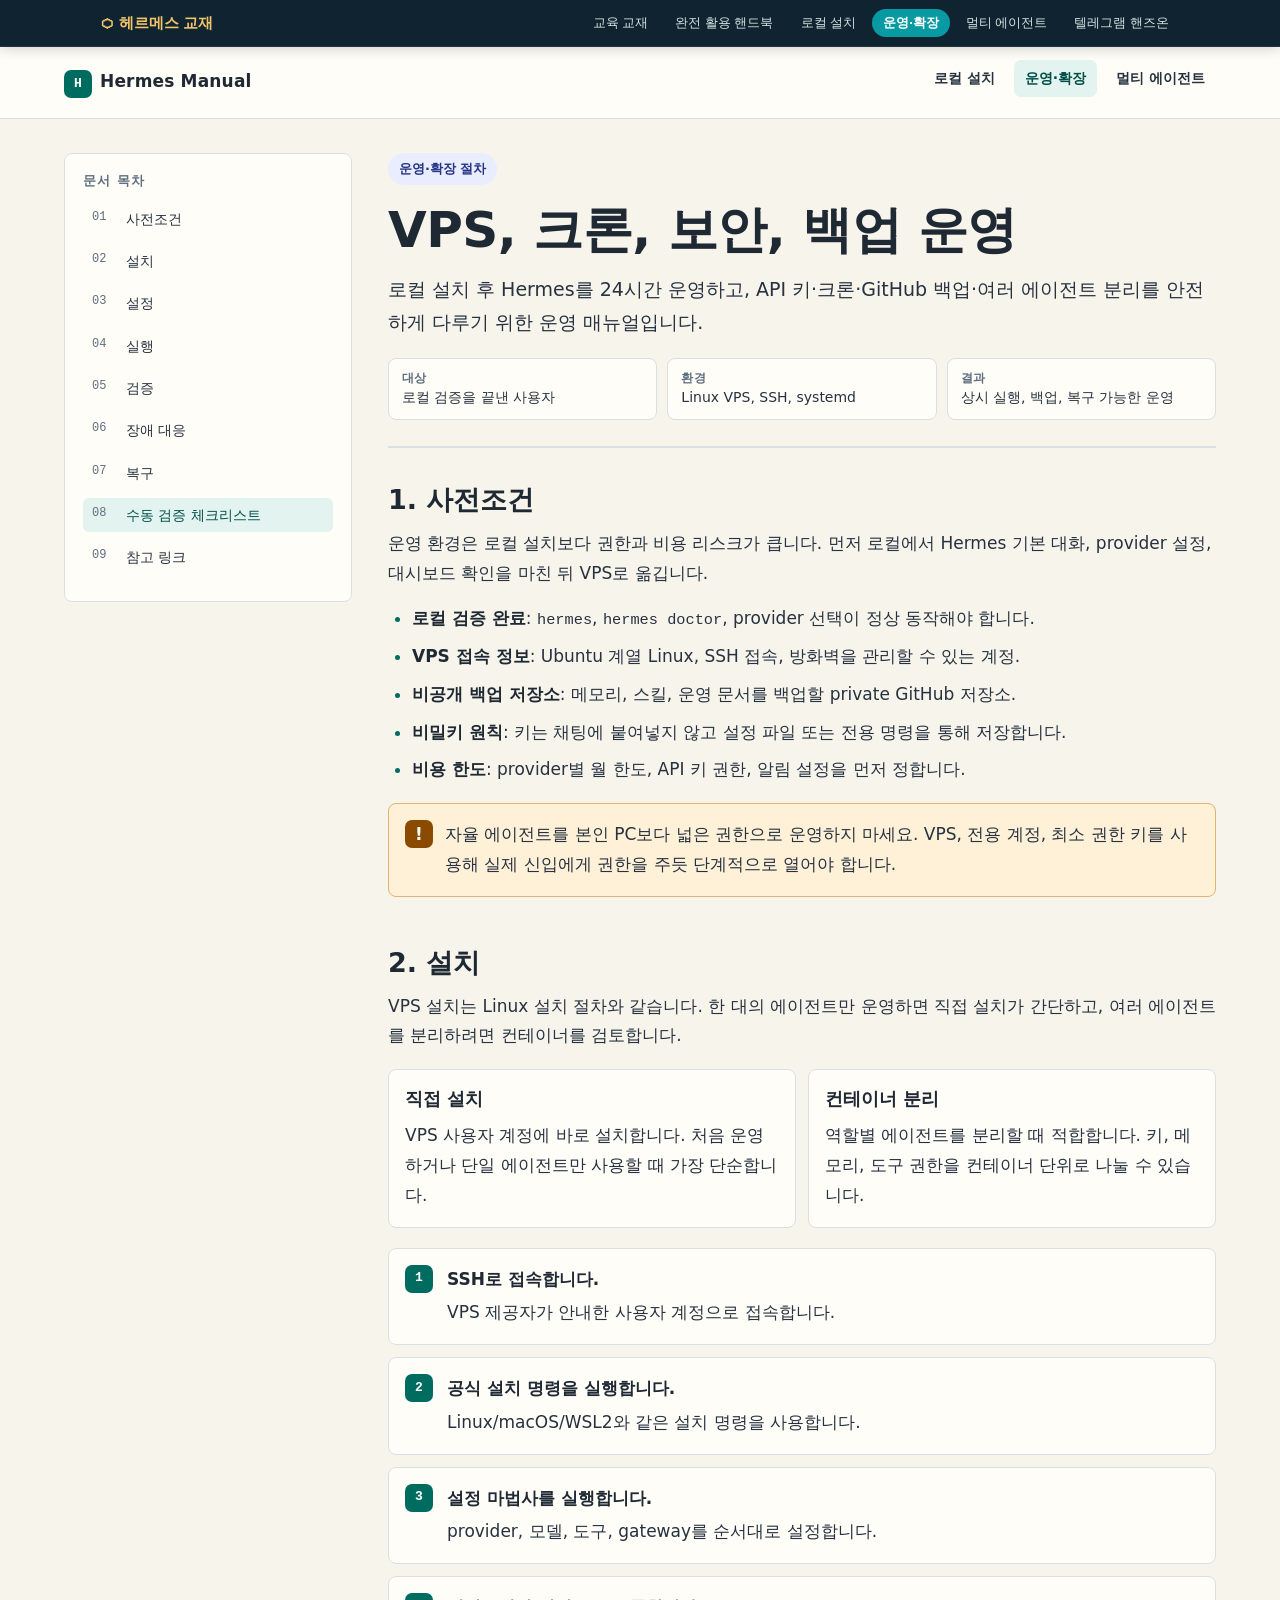
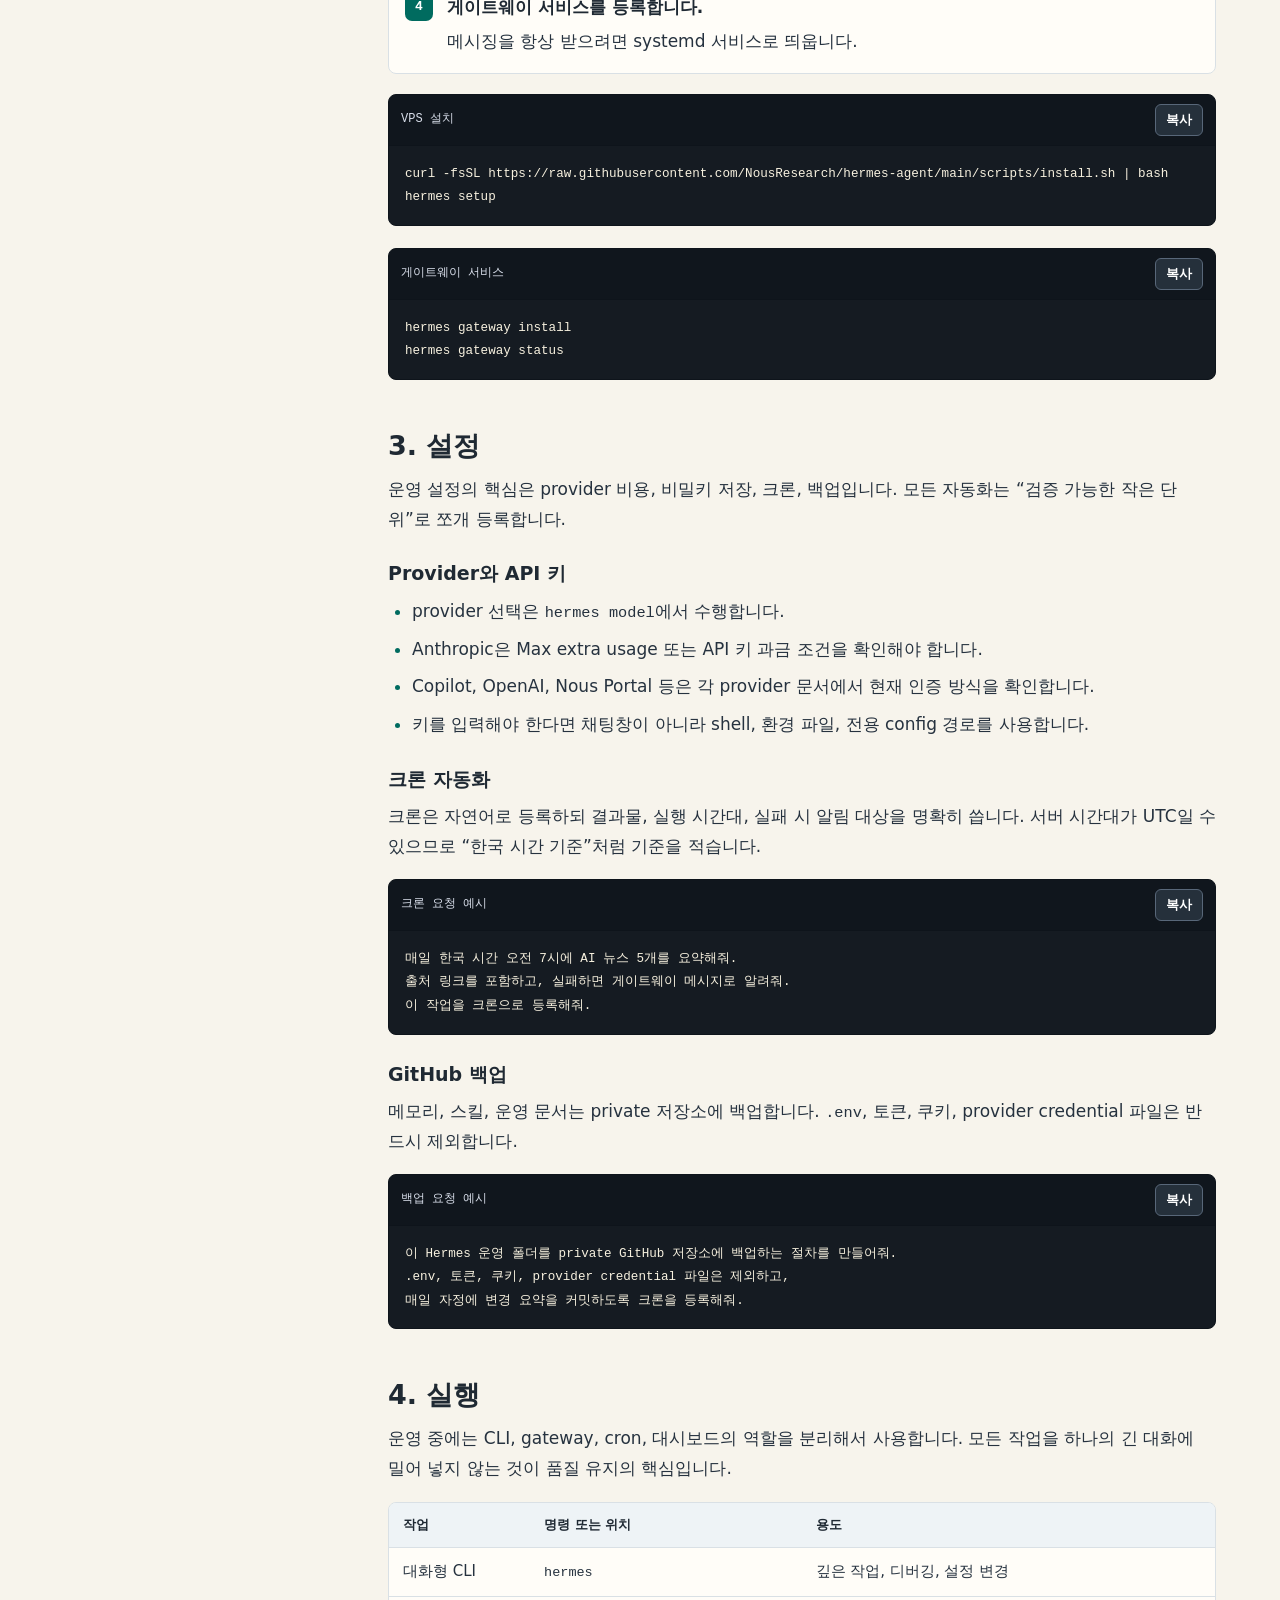
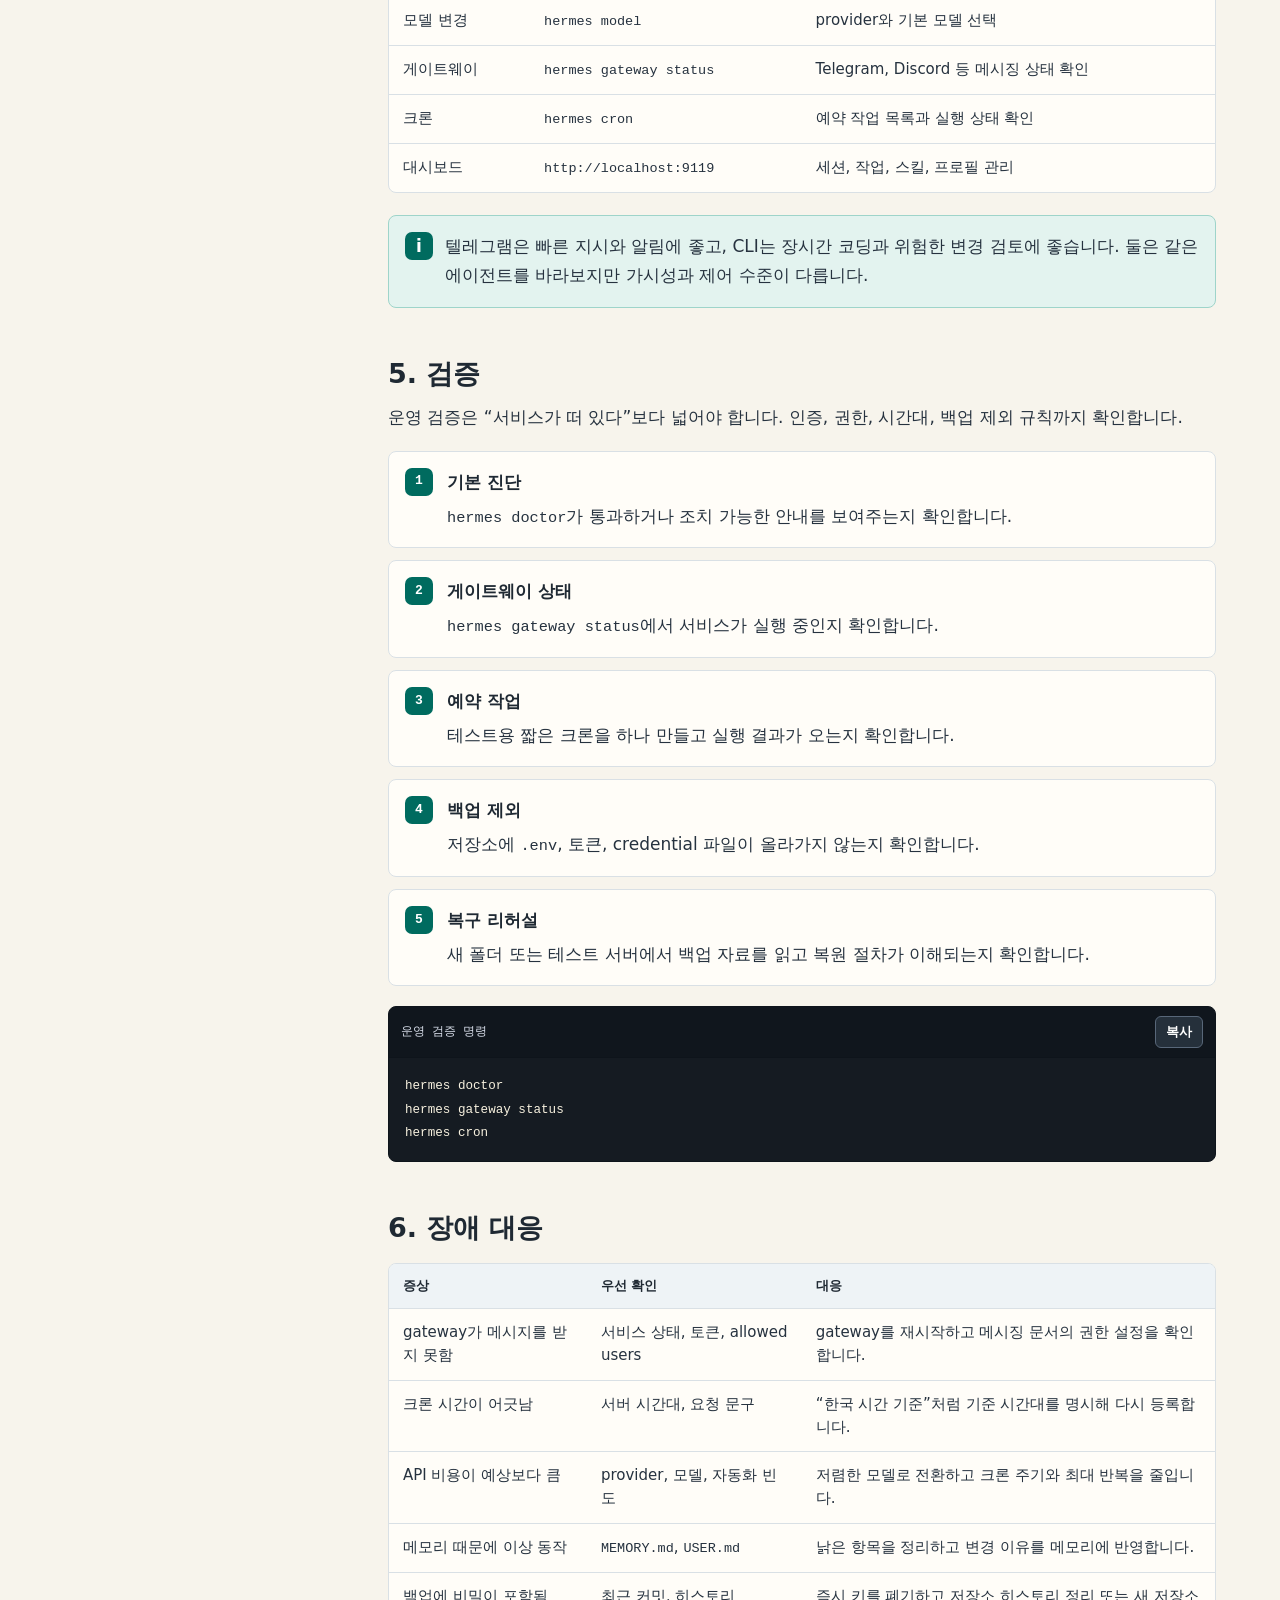
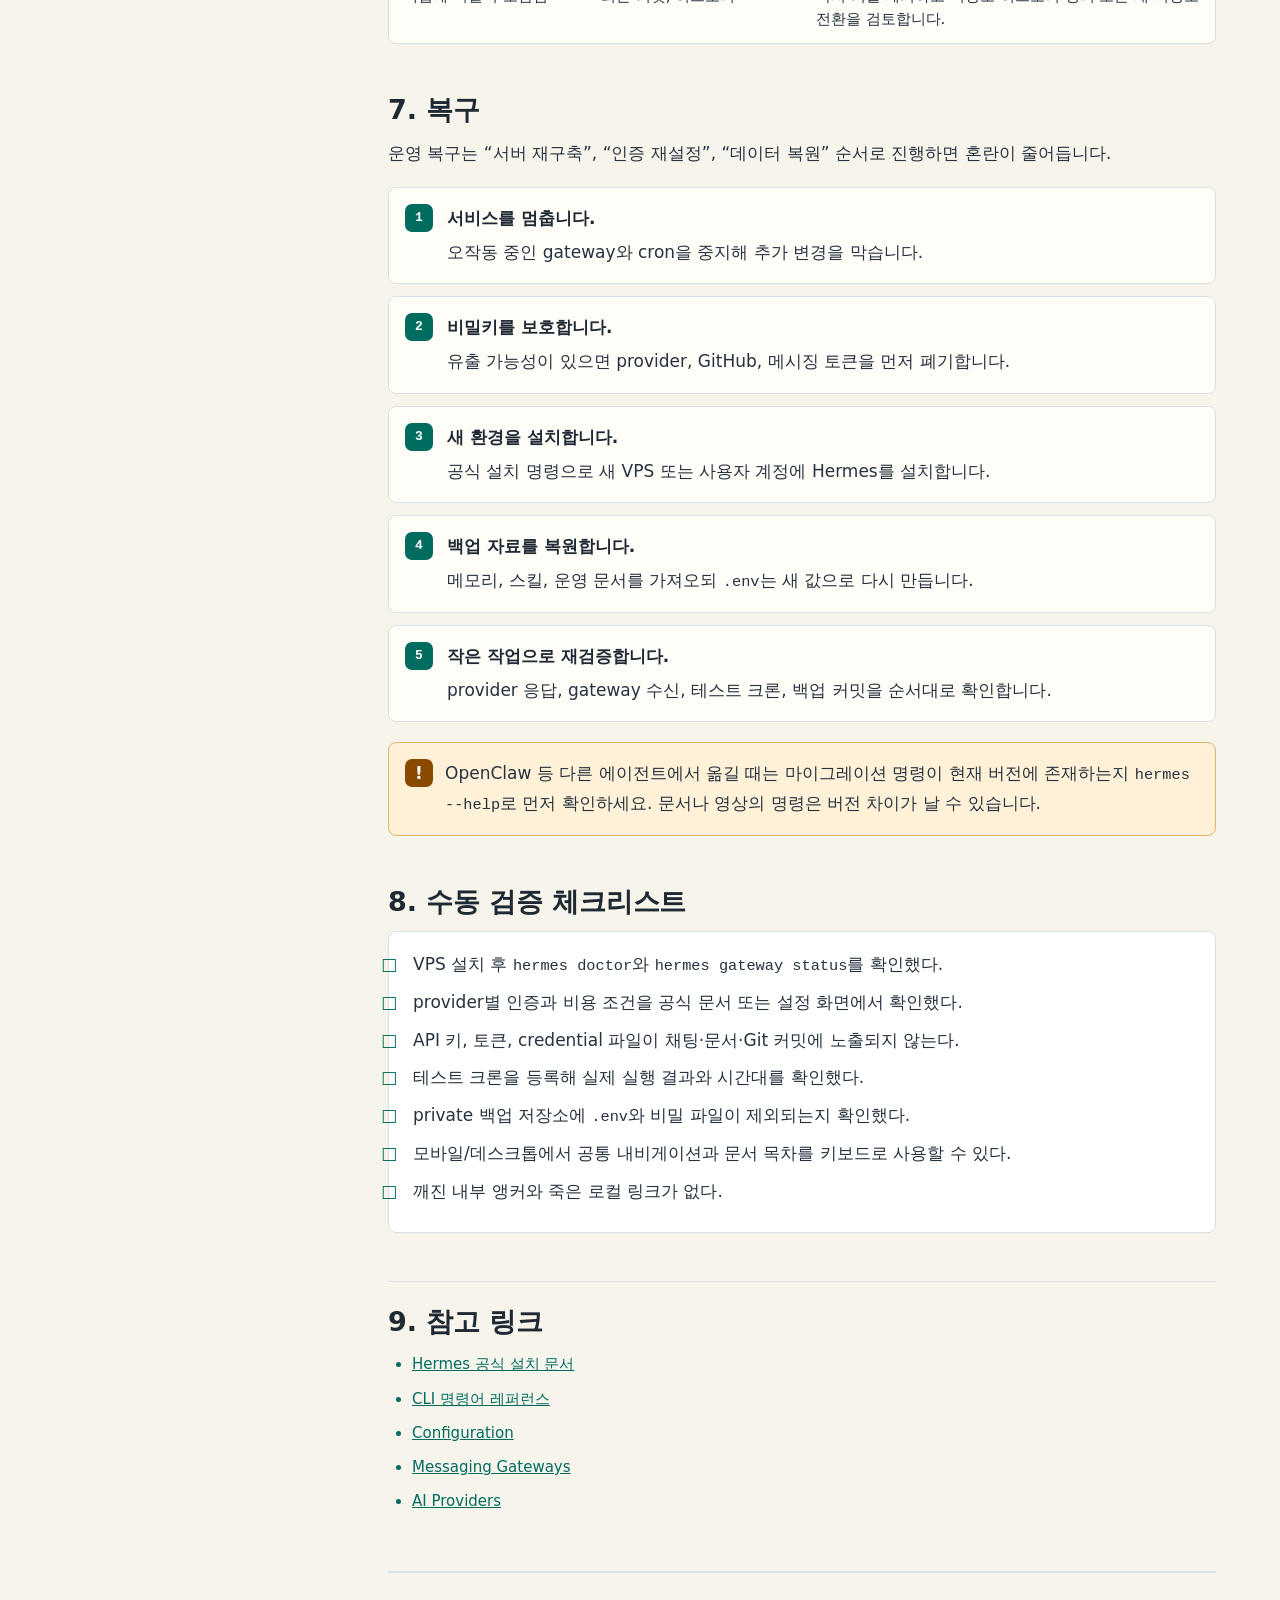
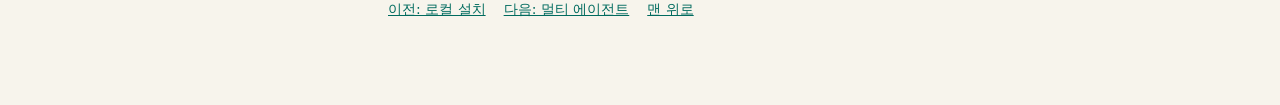
<file: advanced-guide.html>
<!DOCTYPE html>
<html lang="ko">
<head>
  <meta charset="UTF-8">
  <meta name="viewport" content="width=device-width, initial-scale=1.0">
  <title>Hermes 매뉴얼 사이트 | 운영·확장</title>
  <link rel="stylesheet" href="assets/hermes-manual.css">
</head>
<body>

<style>
.hubnav{position:sticky;top:0;z-index:99999;background:#0f2330;color:#f5f7f6;border-bottom:1px solid rgba(255,255,255,.08);box-shadow:0 2px 12px rgba(0,0,0,.18);font-family:"Pretendard",-apple-system,BlinkMacSystemFont,"Apple SD Gothic Neo","Noto Sans KR",sans-serif}
.hubnav *{box-sizing:border-box}
.hubnav__in{max-width:1120px;margin:0 auto;padding:9px 20px;display:flex;align-items:center;gap:16px;flex-wrap:wrap}
.hubnav__home{display:flex;align-items:center;gap:7px;font-weight:800;color:#f1c46a;text-decoration:none;font-size:15px;white-space:nowrap}
.hubnav__home:hover{color:#fff}
.hubnav__links{display:flex;gap:5px;flex-wrap:wrap;margin-left:auto}
.hubnav__links a{color:#cfe3e2;text-decoration:none;font-size:13px;padding:5px 11px;border-radius:999px;white-space:nowrap;transition:background .15s,color .15s;line-height:1.4}
.hubnav__links a:hover{background:rgba(255,255,255,.09);color:#fff}
.hubnav__links a.is-active{background:#089aa2;color:#fff;font-weight:700}
@media(max-width:680px){.hubnav__in{padding:8px 14px;gap:10px}.hubnav__links a{font-size:12px;padding:4px 9px}}
</style>
<nav class="hubnav" aria-label="헤르메스 교재 통합 메뉴"><div class="hubnav__in"><a class="hubnav__home" href="index.html">⬡ 헤르메스 교재</a><div class="hubnav__links"><a href="curriculum.html">교육 교재</a><a href="handbook.html">완전 활용 핸드북</a><a href="install-guide.html">로컬 설치</a><a href="advanced-guide.html" class="is-active">운영·확장</a><a href="multiagent-guide.html">멀티 에이전트</a><a href="telegram-handson.html">텔레그램 핸즈온</a></div></div></nav>

  <a class="skip-link" href="#main">본문으로 건너뛰기</a>
  <div class="progress" data-progress aria-hidden="true"></div>

  <header class="site-header">
    <nav class="global-nav" aria-label="Hermes 매뉴얼 사이트">
      <a class="site-title" href="hermes-install-guide.html"><span>H</span>Hermes Manual</a>
      <ul>
        <li><a href="hermes-install-guide.html">로컬 설치</a></li>
        <li><a href="hermes-advanced-guide.html" aria-current="page">운영·확장</a></li>
        <li><a href="hermes-multiagent-guide.html">멀티 에이전트</a></li>
      </ul>
    </nav>
  </header>

  <div class="layout">
    <aside class="toc" aria-label="이 문서 목차">
      <h2>문서 목차</h2>
      <ol>
        <li><a href="#prerequisites"><span class="n">01</span><span>사전조건</span></a></li>
        <li><a href="#install"><span class="n">02</span><span>설치</span></a></li>
        <li><a href="#configure"><span class="n">03</span><span>설정</span></a></li>
        <li><a href="#run"><span class="n">04</span><span>실행</span></a></li>
        <li><a href="#verify"><span class="n">05</span><span>검증</span></a></li>
        <li><a href="#troubleshoot"><span class="n">06</span><span>장애 대응</span></a></li>
        <li><a href="#recover"><span class="n">07</span><span>복구</span></a></li>
        <li><a href="#checklist"><span class="n">08</span><span>수동 검증 체크리스트</span></a></li>
        <li><a href="#references"><span class="n">09</span><span>참고 링크</span></a></li>
      </ol>
    </aside>

    <main id="main" tabindex="-1">
      <article class="doc">
        <header class="hero">
          <p class="eyebrow">운영·확장 절차</p>
          <h1>VPS, 크론, 보안, 백업 운영</h1>
          <p class="lede">로컬 설치 후 Hermes를 24시간 운영하고, API 키·크론·GitHub 백업·여러 에이전트 분리를 안전하게 다루기 위한 운영 매뉴얼입니다.</p>
          <div class="meta" aria-label="문서 요약">
            <div><strong>대상</strong>로컬 검증을 끝낸 사용자</div>
            <div><strong>환경</strong>Linux VPS, SSH, systemd</div>
            <div><strong>결과</strong>상시 실행, 백업, 복구 가능한 운영</div>
          </div>
        </header>

        <details class="mobile-toc">
          <summary>문서 목차 펼치기</summary>
          <nav aria-label="모바일 문서 목차">
            <a href="#prerequisites">01 사전조건</a>
            <a href="#install">02 설치</a>
            <a href="#configure">03 설정</a>
            <a href="#run">04 실행</a>
            <a href="#verify">05 검증</a>
            <a href="#troubleshoot">06 장애 대응</a>
            <a href="#recover">07 복구</a>
            <a href="#checklist">08 수동 검증 체크리스트</a>
            <a href="#references">09 참고 링크</a>
          </nav>
        </details>

        <section id="prerequisites" aria-labelledby="prerequisites-title">
          <h2 id="prerequisites-title">1. 사전조건</h2>
          <p>운영 환경은 로컬 설치보다 권한과 비용 리스크가 큽니다. 먼저 로컬에서 Hermes 기본 대화, provider 설정, 대시보드 확인을 마친 뒤 VPS로 옮깁니다.</p>
          <ul>
            <li><strong>로컬 검증 완료</strong>: <code>hermes</code>, <code>hermes doctor</code>, provider 선택이 정상 동작해야 합니다.</li>
            <li><strong>VPS 접속 정보</strong>: Ubuntu 계열 Linux, SSH 접속, 방화벽을 관리할 수 있는 계정.</li>
            <li><strong>비공개 백업 저장소</strong>: 메모리, 스킬, 운영 문서를 백업할 private GitHub 저장소.</li>
            <li><strong>비밀키 원칙</strong>: 키는 채팅에 붙여넣지 않고 설정 파일 또는 전용 명령을 통해 저장합니다.</li>
            <li><strong>비용 한도</strong>: provider별 월 한도, API 키 권한, 알림 설정을 먼저 정합니다.</li>
          </ul>
          <div class="callout warn">
            <div class="icon" aria-hidden="true">!</div>
            <div>
              <p>자율 에이전트를 본인 PC보다 넓은 권한으로 운영하지 마세요. VPS, 전용 계정, 최소 권한 키를 사용해 실제 신입에게 권한을 주듯 단계적으로 열어야 합니다.</p>
            </div>
          </div>
        </section>

        <section id="install" aria-labelledby="install-title">
          <h2 id="install-title">2. 설치</h2>
          <p>VPS 설치는 Linux 설치 절차와 같습니다. 한 대의 에이전트만 운영하면 직접 설치가 간단하고, 여러 에이전트를 분리하려면 컨테이너를 검토합니다.</p>

          <div class="cards">
            <div class="card">
              <h3>직접 설치</h3>
              <p>VPS 사용자 계정에 바로 설치합니다. 처음 운영하거나 단일 에이전트만 사용할 때 가장 단순합니다.</p>
            </div>
            <div class="card">
              <h3>컨테이너 분리</h3>
              <p>역할별 에이전트를 분리할 때 적합합니다. 키, 메모리, 도구 권한을 컨테이너 단위로 나눌 수 있습니다.</p>
            </div>
          </div>

          <ol class="procedure">
            <li><strong>SSH로 접속합니다.</strong> VPS 제공자가 안내한 사용자 계정으로 접속합니다.</li>
            <li><strong>공식 설치 명령을 실행합니다.</strong> Linux/macOS/WSL2와 같은 설치 명령을 사용합니다.</li>
            <li><strong>설정 마법사를 실행합니다.</strong> provider, 모델, 도구, gateway를 순서대로 설정합니다.</li>
            <li><strong>게이트웨이 서비스를 등록합니다.</strong> 메시징을 항상 받으려면 systemd 서비스로 띄웁니다.</li>
          </ol>

          <div class="code">
            <div class="code-head"><span>VPS 설치</span><button class="copy" type="button" aria-label="VPS 설치 명령 복사">복사</button></div>
            <pre><code>curl -fsSL https://raw.githubusercontent.com/NousResearch/hermes-agent/main/scripts/install.sh | bash
hermes setup</code></pre>
          </div>

          <div class="code">
            <div class="code-head"><span>게이트웨이 서비스</span><button class="copy" type="button" aria-label="게이트웨이 서비스 명령 복사">복사</button></div>
            <pre><code>hermes gateway install
hermes gateway status</code></pre>
          </div>
        </section>

        <section id="configure" aria-labelledby="configure-title">
          <h2 id="configure-title">3. 설정</h2>
          <p>운영 설정의 핵심은 provider 비용, 비밀키 저장, 크론, 백업입니다. 모든 자동화는 “검증 가능한 작은 단위”로 쪼개 등록합니다.</p>

          <h3>Provider와 API 키</h3>
          <ul>
            <li>provider 선택은 <code>hermes model</code>에서 수행합니다.</li>
            <li>Anthropic은 Max extra usage 또는 API 키 과금 조건을 확인해야 합니다.</li>
            <li>Copilot, OpenAI, Nous Portal 등은 각 provider 문서에서 현재 인증 방식을 확인합니다.</li>
            <li>키를 입력해야 한다면 채팅창이 아니라 shell, 환경 파일, 전용 config 경로를 사용합니다.</li>
          </ul>

          <h3>크론 자동화</h3>
          <p>크론은 자연어로 등록하되 결과물, 실행 시간대, 실패 시 알림 대상을 명확히 씁니다. 서버 시간대가 UTC일 수 있으므로 “한국 시간 기준”처럼 기준을 적습니다.</p>
          <div class="code">
            <div class="code-head"><span>크론 요청 예시</span><button class="copy" type="button" aria-label="크론 요청 예시 복사">복사</button></div>
            <pre><code>매일 한국 시간 오전 7시에 AI 뉴스 5개를 요약해줘.
출처 링크를 포함하고, 실패하면 게이트웨이 메시지로 알려줘.
이 작업을 크론으로 등록해줘.</code></pre>
          </div>

          <h3>GitHub 백업</h3>
          <p>메모리, 스킬, 운영 문서는 private 저장소에 백업합니다. <code>.env</code>, 토큰, 쿠키, provider credential 파일은 반드시 제외합니다.</p>
          <div class="code">
            <div class="code-head"><span>백업 요청 예시</span><button class="copy" type="button" aria-label="백업 요청 예시 복사">복사</button></div>
            <pre><code>이 Hermes 운영 폴더를 private GitHub 저장소에 백업하는 절차를 만들어줘.
.env, 토큰, 쿠키, provider credential 파일은 제외하고,
매일 자정에 변경 요약을 커밋하도록 크론을 등록해줘.</code></pre>
          </div>
        </section>

        <section id="run" aria-labelledby="run-title">
          <h2 id="run-title">4. 실행</h2>
          <p>운영 중에는 CLI, gateway, cron, 대시보드의 역할을 분리해서 사용합니다. 모든 작업을 하나의 긴 대화에 밀어 넣지 않는 것이 품질 유지의 핵심입니다.</p>
          <div class="table-wrap" role="region" aria-label="운영 실행 명령 표">
            <table>
              <thead>
                <tr><th>작업</th><th>명령 또는 위치</th><th>용도</th></tr>
              </thead>
              <tbody>
                <tr><td>대화형 CLI</td><td><code>hermes</code></td><td>깊은 작업, 디버깅, 설정 변경</td></tr>
                <tr><td>모델 변경</td><td><code>hermes model</code></td><td>provider와 기본 모델 선택</td></tr>
                <tr><td>게이트웨이</td><td><code>hermes gateway status</code></td><td>Telegram, Discord 등 메시징 상태 확인</td></tr>
                <tr><td>크론</td><td><code>hermes cron</code></td><td>예약 작업 목록과 실행 상태 확인</td></tr>
                <tr><td>대시보드</td><td><code>http://localhost:9119</code></td><td>세션, 작업, 스킬, 프로필 관리</td></tr>
              </tbody>
            </table>
          </div>

          <div class="callout tip">
            <div class="icon" aria-hidden="true">i</div>
            <div>
              <p>텔레그램은 빠른 지시와 알림에 좋고, CLI는 장시간 코딩과 위험한 변경 검토에 좋습니다. 둘은 같은 에이전트를 바라보지만 가시성과 제어 수준이 다릅니다.</p>
            </div>
          </div>
        </section>

        <section id="verify" aria-labelledby="verify-title">
          <h2 id="verify-title">5. 검증</h2>
          <p>운영 검증은 “서비스가 떠 있다”보다 넓어야 합니다. 인증, 권한, 시간대, 백업 제외 규칙까지 확인합니다.</p>
          <ol class="procedure">
            <li><strong>기본 진단</strong><code>hermes doctor</code>가 통과하거나 조치 가능한 안내를 보여주는지 확인합니다.</li>
            <li><strong>게이트웨이 상태</strong><code>hermes gateway status</code>에서 서비스가 실행 중인지 확인합니다.</li>
            <li><strong>예약 작업</strong>테스트용 짧은 크론을 하나 만들고 실행 결과가 오는지 확인합니다.</li>
            <li><strong>백업 제외</strong>저장소에 <code>.env</code>, 토큰, credential 파일이 올라가지 않는지 확인합니다.</li>
            <li><strong>복구 리허설</strong>새 폴더 또는 테스트 서버에서 백업 자료를 읽고 복원 절차가 이해되는지 확인합니다.</li>
          </ol>
          <div class="code">
            <div class="code-head"><span>운영 검증 명령</span><button class="copy" type="button" aria-label="운영 검증 명령 복사">복사</button></div>
            <pre><code>hermes doctor
hermes gateway status
hermes cron</code></pre>
          </div>
        </section>

        <section id="troubleshoot" aria-labelledby="troubleshoot-title">
          <h2 id="troubleshoot-title">6. 장애 대응</h2>
          <div class="table-wrap" role="region" aria-label="운영 장애 대응 표">
            <table>
              <thead>
                <tr><th>증상</th><th>우선 확인</th><th>대응</th></tr>
              </thead>
              <tbody>
                <tr><td>gateway가 메시지를 받지 못함</td><td>서비스 상태, 토큰, allowed users</td><td>gateway를 재시작하고 메시징 문서의 권한 설정을 확인합니다.</td></tr>
                <tr><td>크론 시간이 어긋남</td><td>서버 시간대, 요청 문구</td><td>“한국 시간 기준”처럼 기준 시간대를 명시해 다시 등록합니다.</td></tr>
                <tr><td>API 비용이 예상보다 큼</td><td>provider, 모델, 자동화 빈도</td><td>저렴한 모델로 전환하고 크론 주기와 최대 반복을 줄입니다.</td></tr>
                <tr><td>메모리 때문에 이상 동작</td><td><code>MEMORY.md</code>, <code>USER.md</code></td><td>낡은 항목을 정리하고 변경 이유를 메모리에 반영합니다.</td></tr>
                <tr><td>백업에 비밀이 포함됨</td><td>최근 커밋, 히스토리</td><td>즉시 키를 폐기하고 저장소 히스토리 정리 또는 새 저장소 전환을 검토합니다.</td></tr>
              </tbody>
            </table>
          </div>
        </section>

        <section id="recover" aria-labelledby="recover-title">
          <h2 id="recover-title">7. 복구</h2>
          <p>운영 복구는 “서버 재구축”, “인증 재설정”, “데이터 복원” 순서로 진행하면 혼란이 줄어듭니다.</p>
          <ol class="procedure">
            <li><strong>서비스를 멈춥니다.</strong> 오작동 중인 gateway와 cron을 중지해 추가 변경을 막습니다.</li>
            <li><strong>비밀키를 보호합니다.</strong> 유출 가능성이 있으면 provider, GitHub, 메시징 토큰을 먼저 폐기합니다.</li>
            <li><strong>새 환경을 설치합니다.</strong> 공식 설치 명령으로 새 VPS 또는 사용자 계정에 Hermes를 설치합니다.</li>
            <li><strong>백업 자료를 복원합니다.</strong> 메모리, 스킬, 운영 문서를 가져오되 <code>.env</code>는 새 값으로 다시 만듭니다.</li>
            <li><strong>작은 작업으로 재검증합니다.</strong> provider 응답, gateway 수신, 테스트 크론, 백업 커밋을 순서대로 확인합니다.</li>
          </ol>
          <div class="callout warn">
            <div class="icon" aria-hidden="true">!</div>
            <div>
              <p>OpenClaw 등 다른 에이전트에서 옮길 때는 마이그레이션 명령이 현재 버전에 존재하는지 <code>hermes --help</code>로 먼저 확인하세요. 문서나 영상의 명령은 버전 차이가 날 수 있습니다.</p>
            </div>
          </div>
        </section>

        <section id="checklist" aria-labelledby="checklist-title">
          <h2 id="checklist-title">8. 수동 검증 체크리스트</h2>
          <ul class="checklist">
            <li>VPS 설치 후 <code>hermes doctor</code>와 <code>hermes gateway status</code>를 확인했다.</li>
            <li>provider별 인증과 비용 조건을 공식 문서 또는 설정 화면에서 확인했다.</li>
            <li>API 키, 토큰, credential 파일이 채팅·문서·Git 커밋에 노출되지 않는다.</li>
            <li>테스트 크론을 등록해 실제 실행 결과와 시간대를 확인했다.</li>
            <li>private 백업 저장소에 <code>.env</code>와 비밀 파일이 제외되는지 확인했다.</li>
            <li>모바일/데스크톱에서 공통 내비게이션과 문서 목차를 키보드로 사용할 수 있다.</li>
            <li>깨진 내부 앵커와 죽은 로컬 링크가 없다.</li>
          </ul>
        </section>

        <section id="references" class="refs" aria-labelledby="references-title">
          <h2 id="references-title">9. 참고 링크</h2>
          <ul>
            <li><a href="https://hermes-agent.nousresearch.com/docs/getting-started/installation" target="_blank" rel="noopener noreferrer">Hermes 공식 설치 문서</a></li>
            <li><a href="https://hermes-agent.nousresearch.com/docs/reference/cli-commands" target="_blank" rel="noopener noreferrer">CLI 명령어 레퍼런스</a></li>
            <li><a href="https://hermes-agent.nousresearch.com/docs/user-guide/configuration" target="_blank" rel="noopener noreferrer">Configuration</a></li>
            <li><a href="https://hermes-agent.nousresearch.com/docs/user-guide/messaging/" target="_blank" rel="noopener noreferrer">Messaging Gateways</a></li>
            <li><a href="https://hermes-agent.nousresearch.com/docs/integrations/providers" target="_blank" rel="noopener noreferrer">AI Providers</a></li>
          </ul>
        </section>

        <footer class="site-footer">
          <nav aria-label="이전과 다음 문서">
            <a href="hermes-install-guide.html">이전: 로컬 설치</a>
            <a href="hermes-multiagent-guide.html">다음: 멀티 에이전트</a>
            <a href="#main">맨 위로</a>
          </nav>
        </footer>
      </article>
    </main>
  </div>

  <script src="assets/hermes-manual.js"></script>
</body>
</html>
</file>
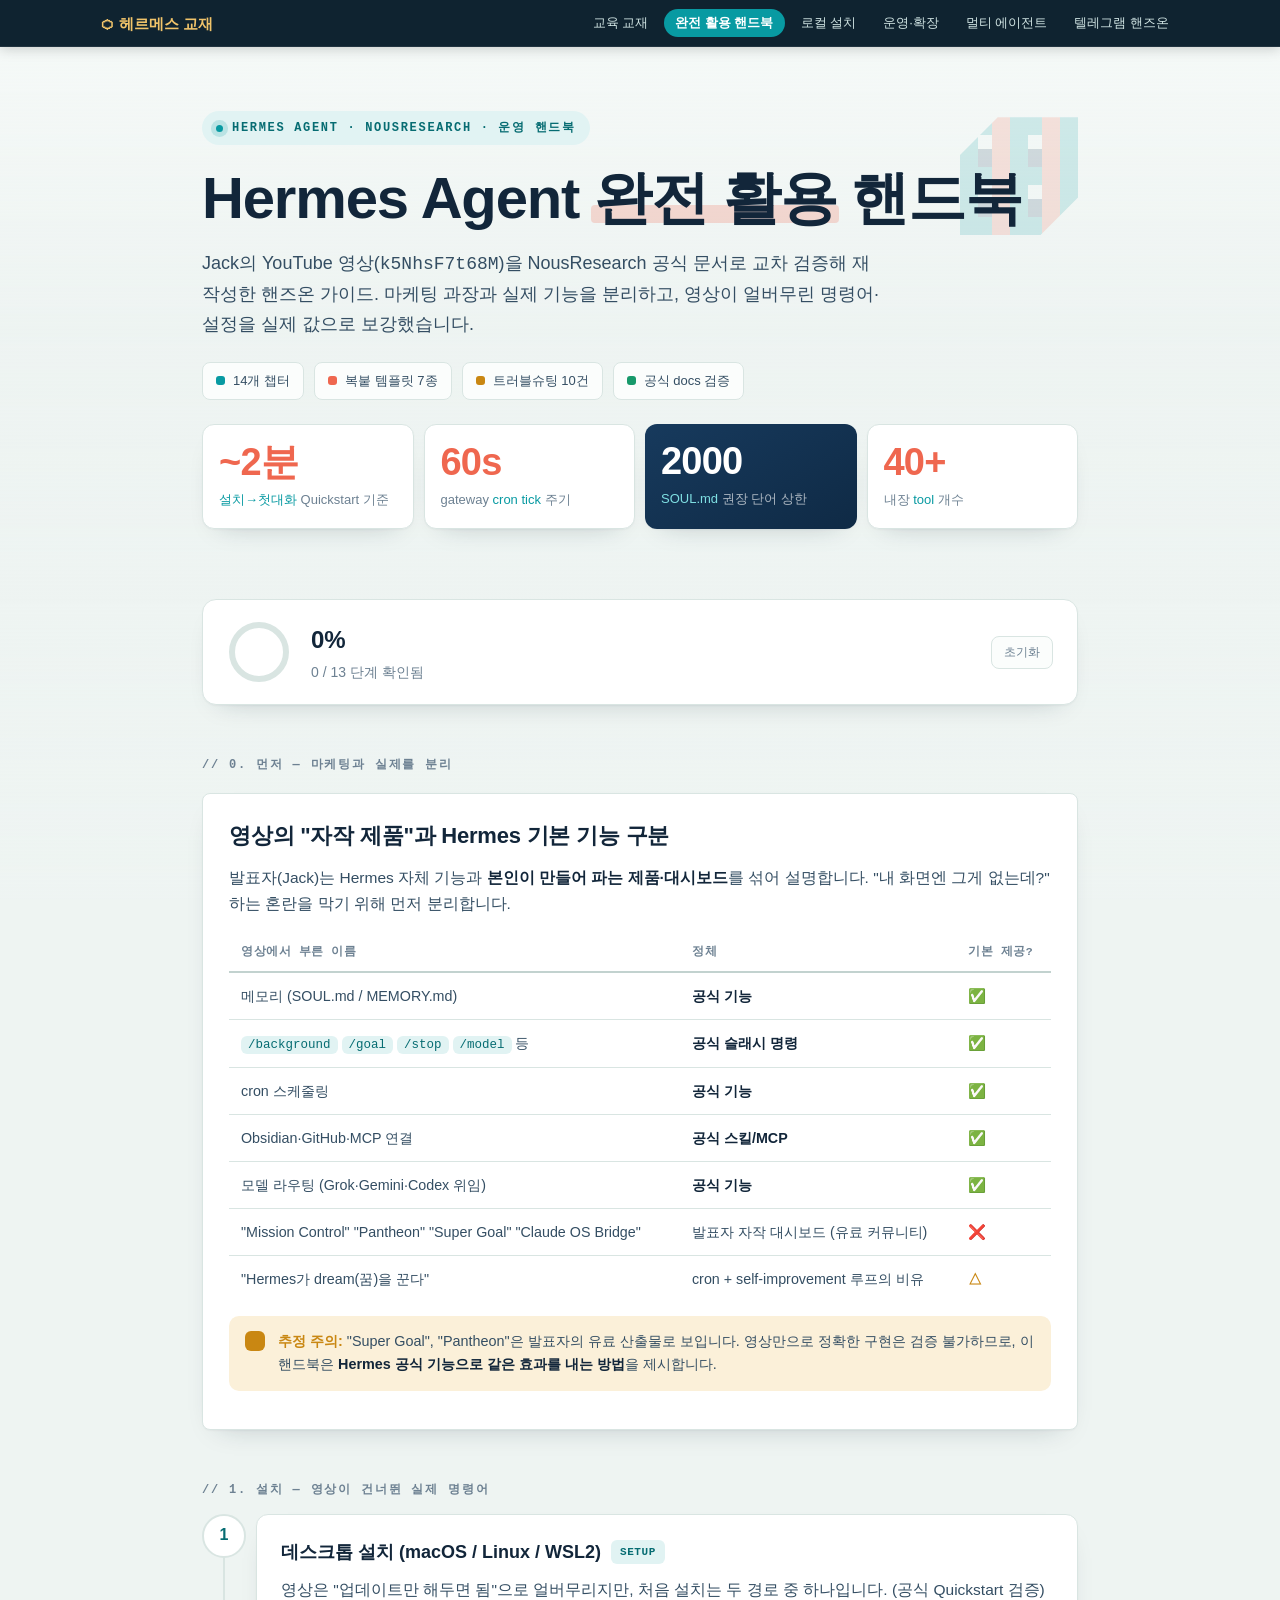
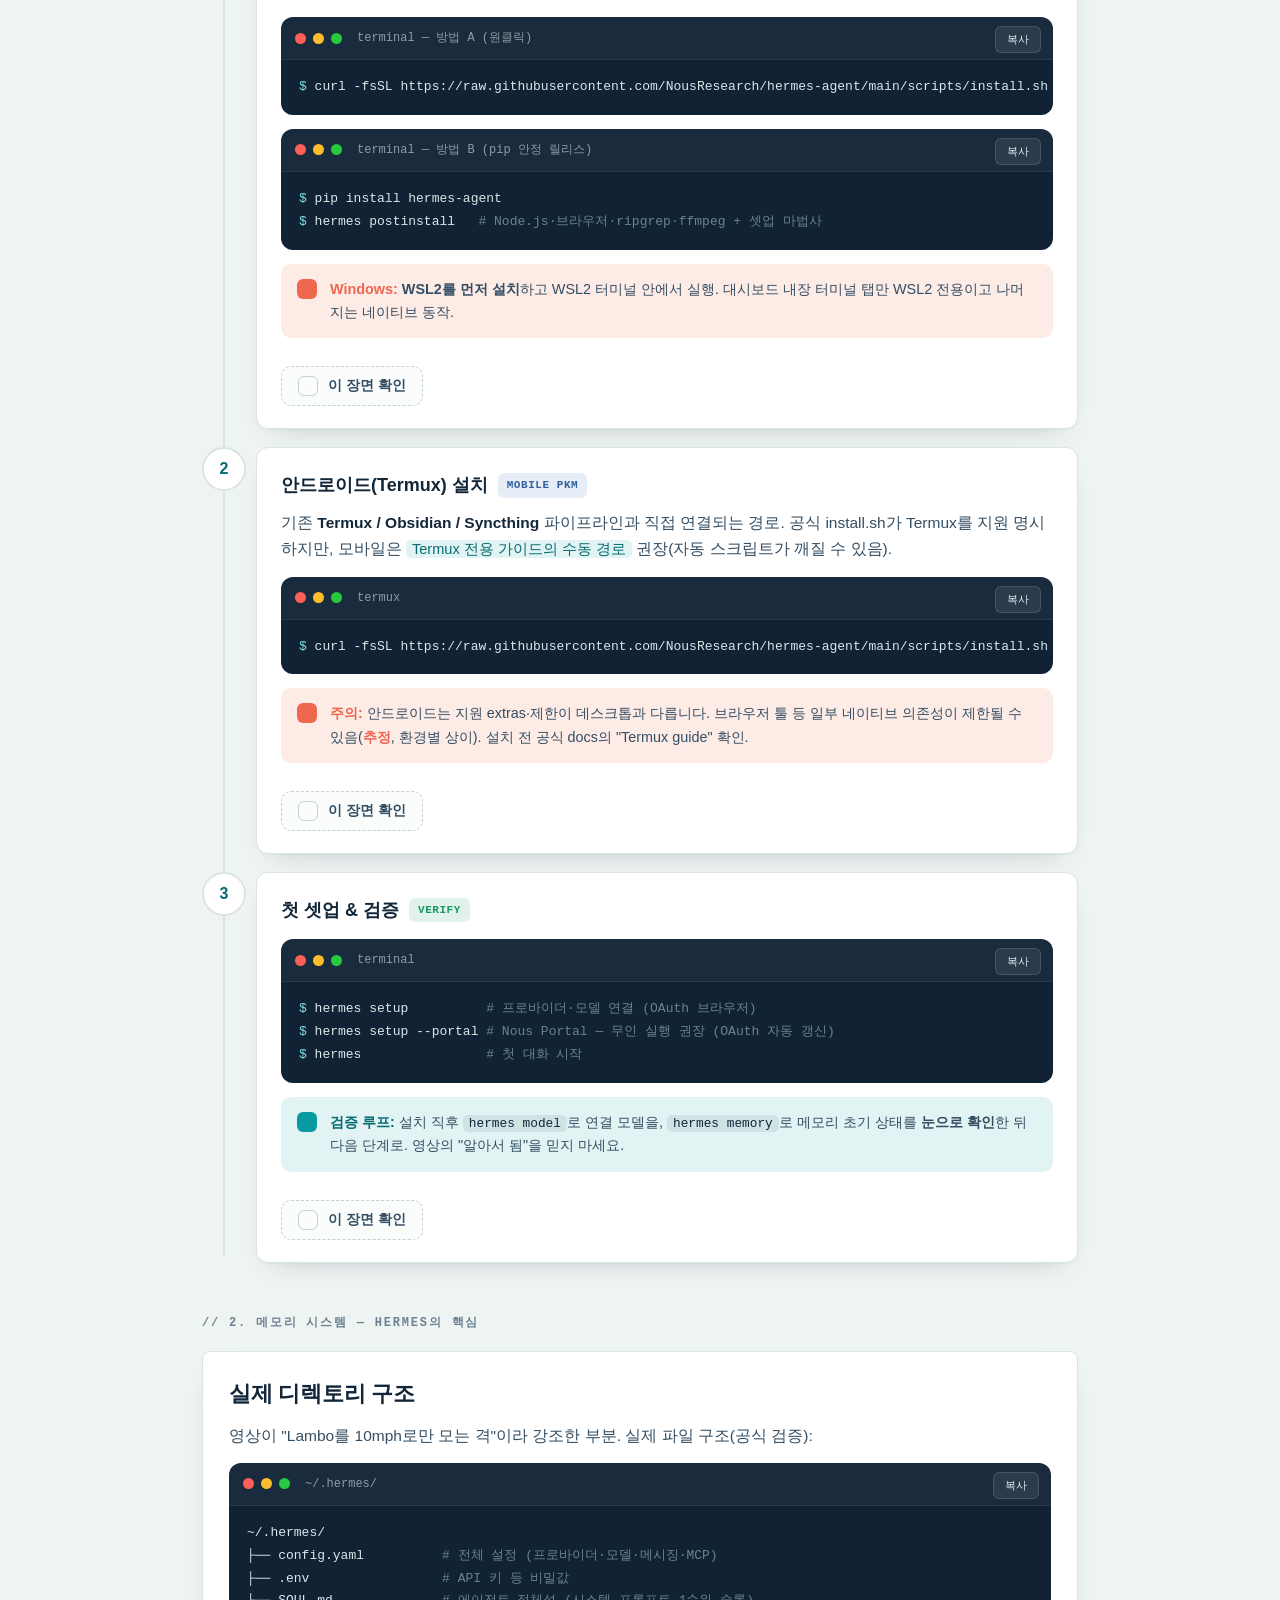
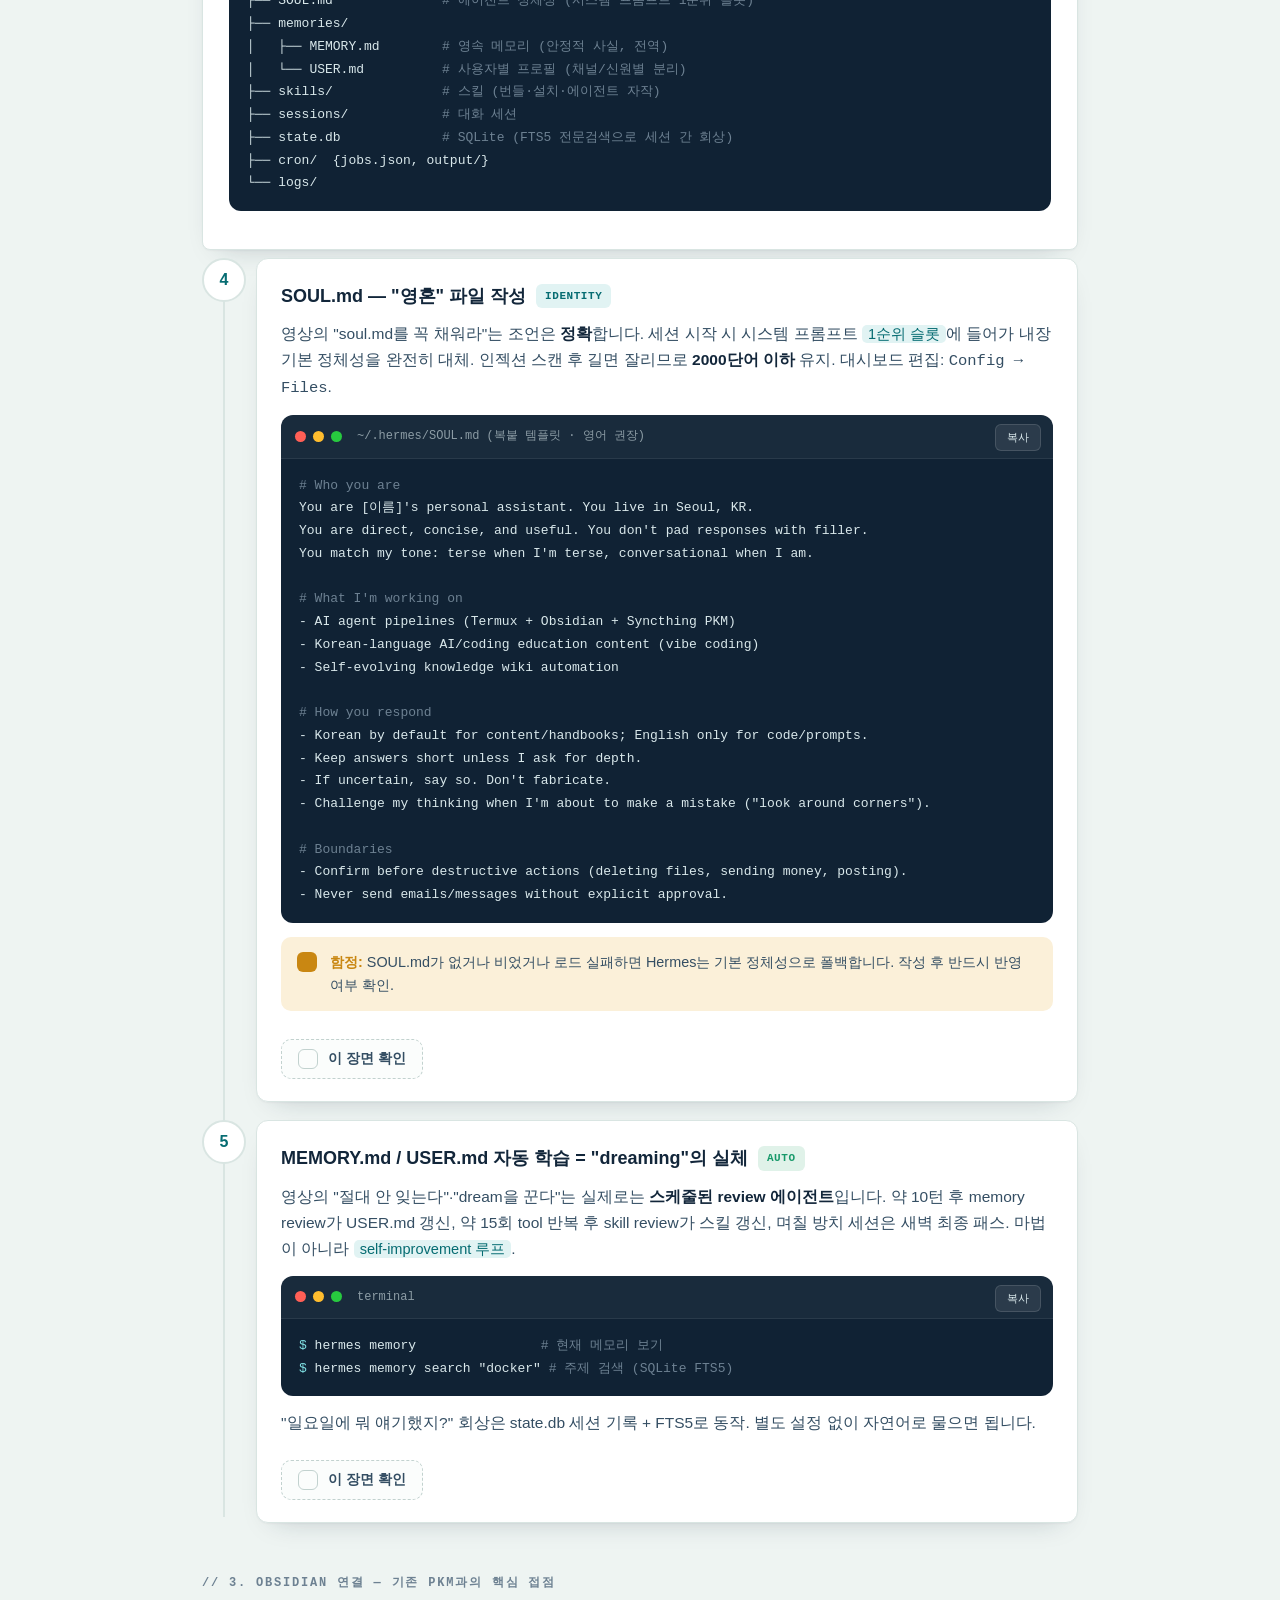
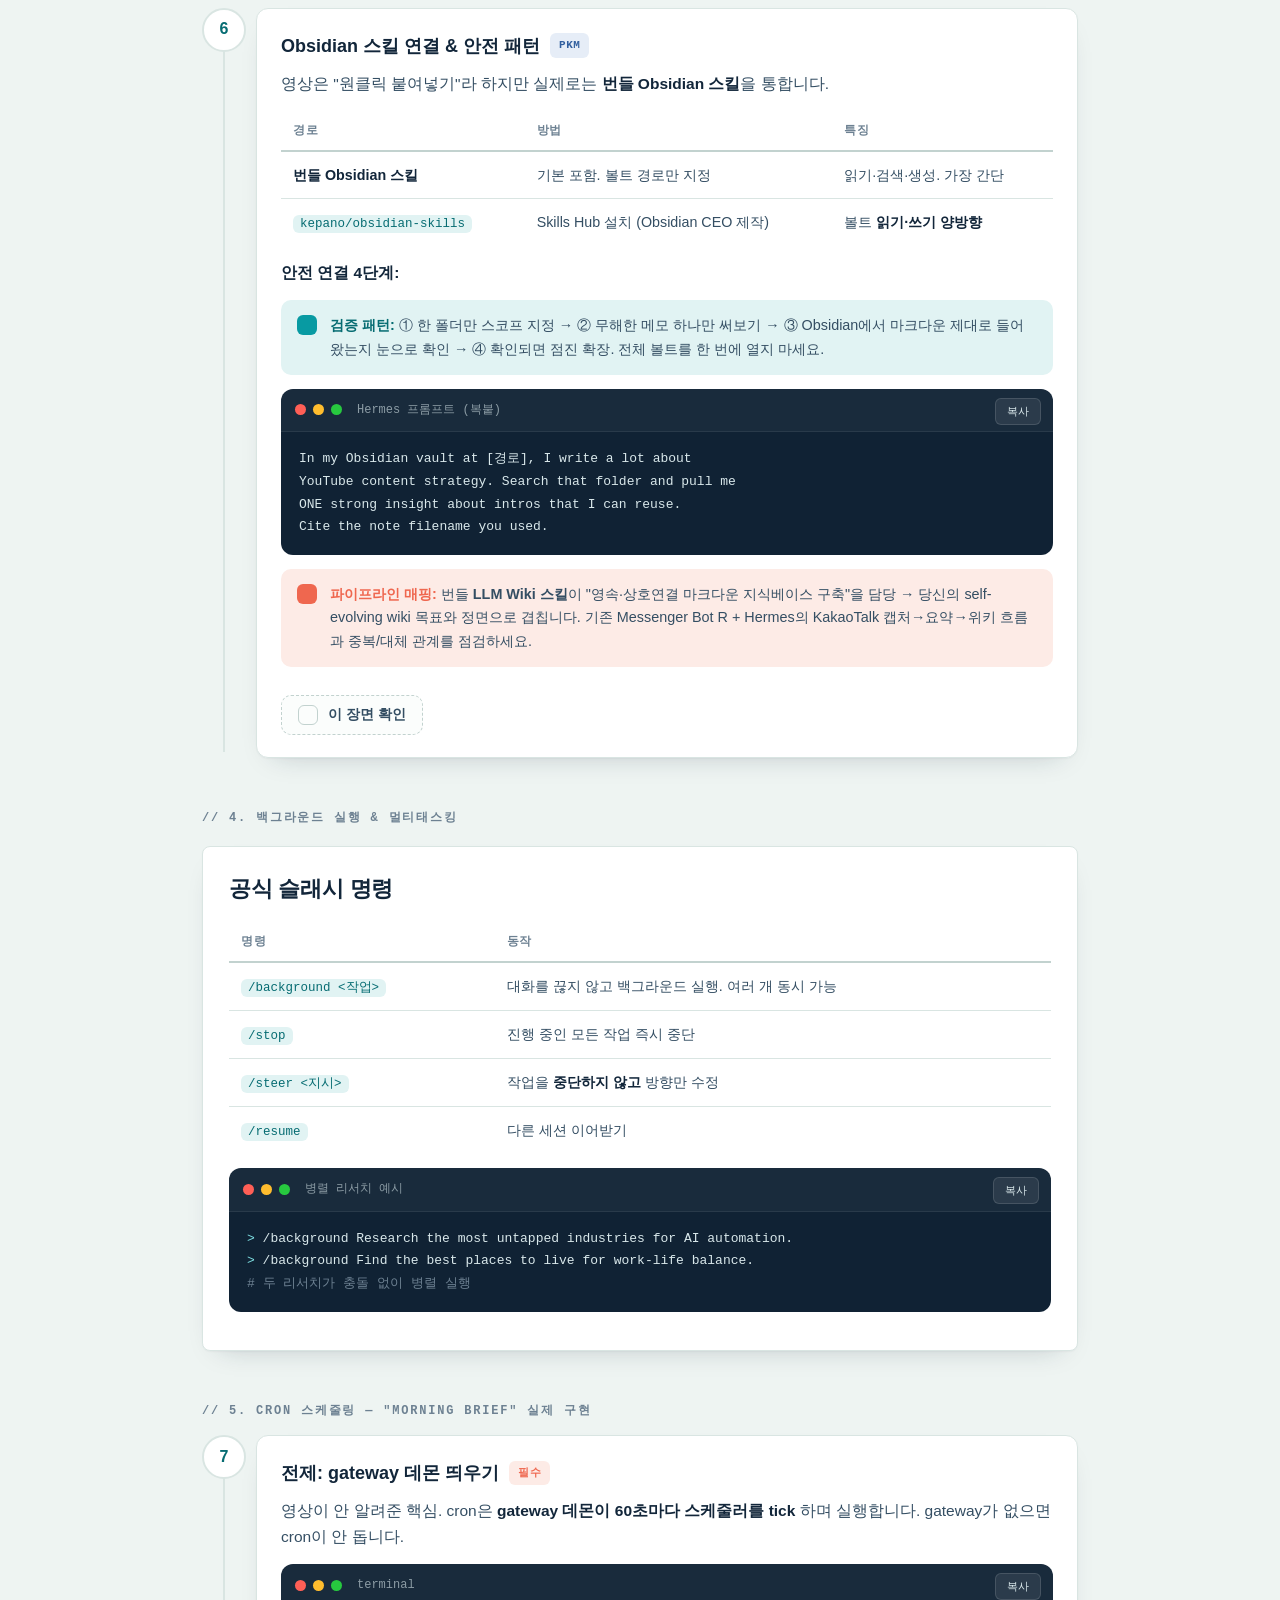
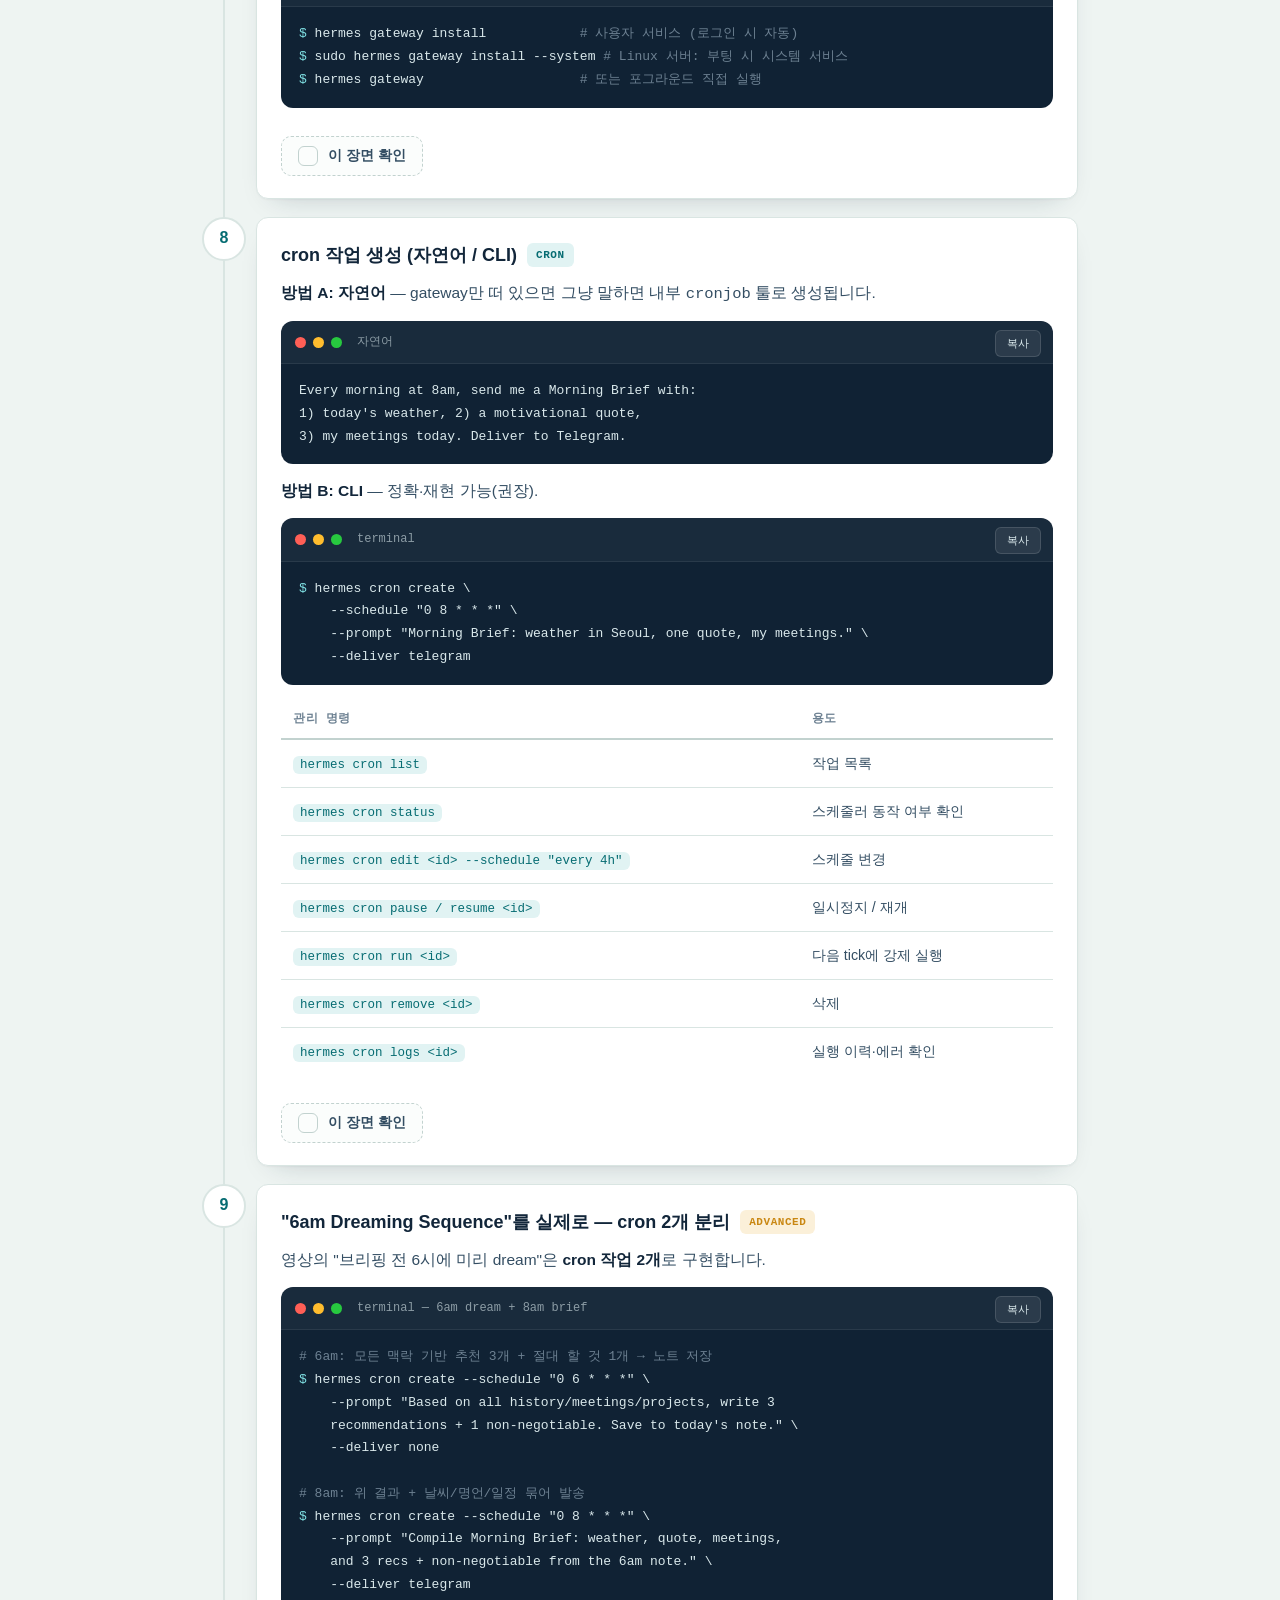
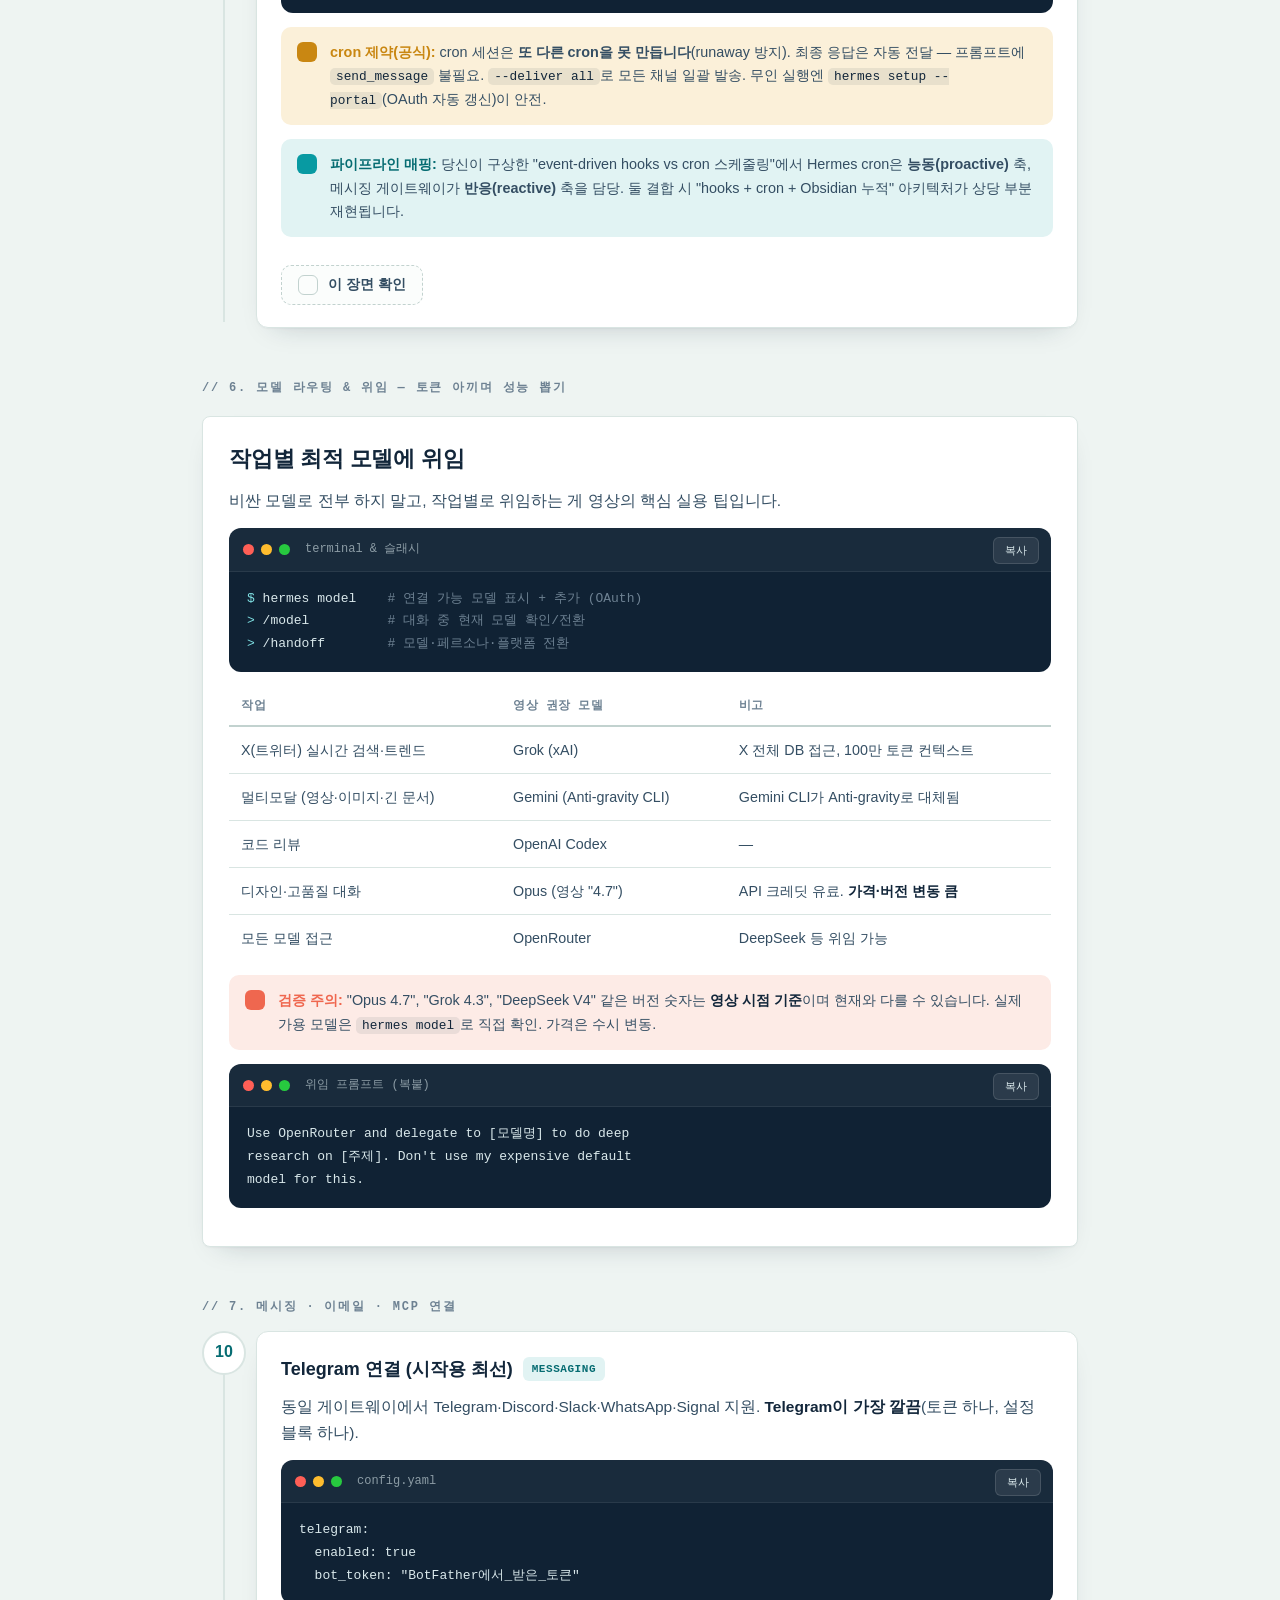
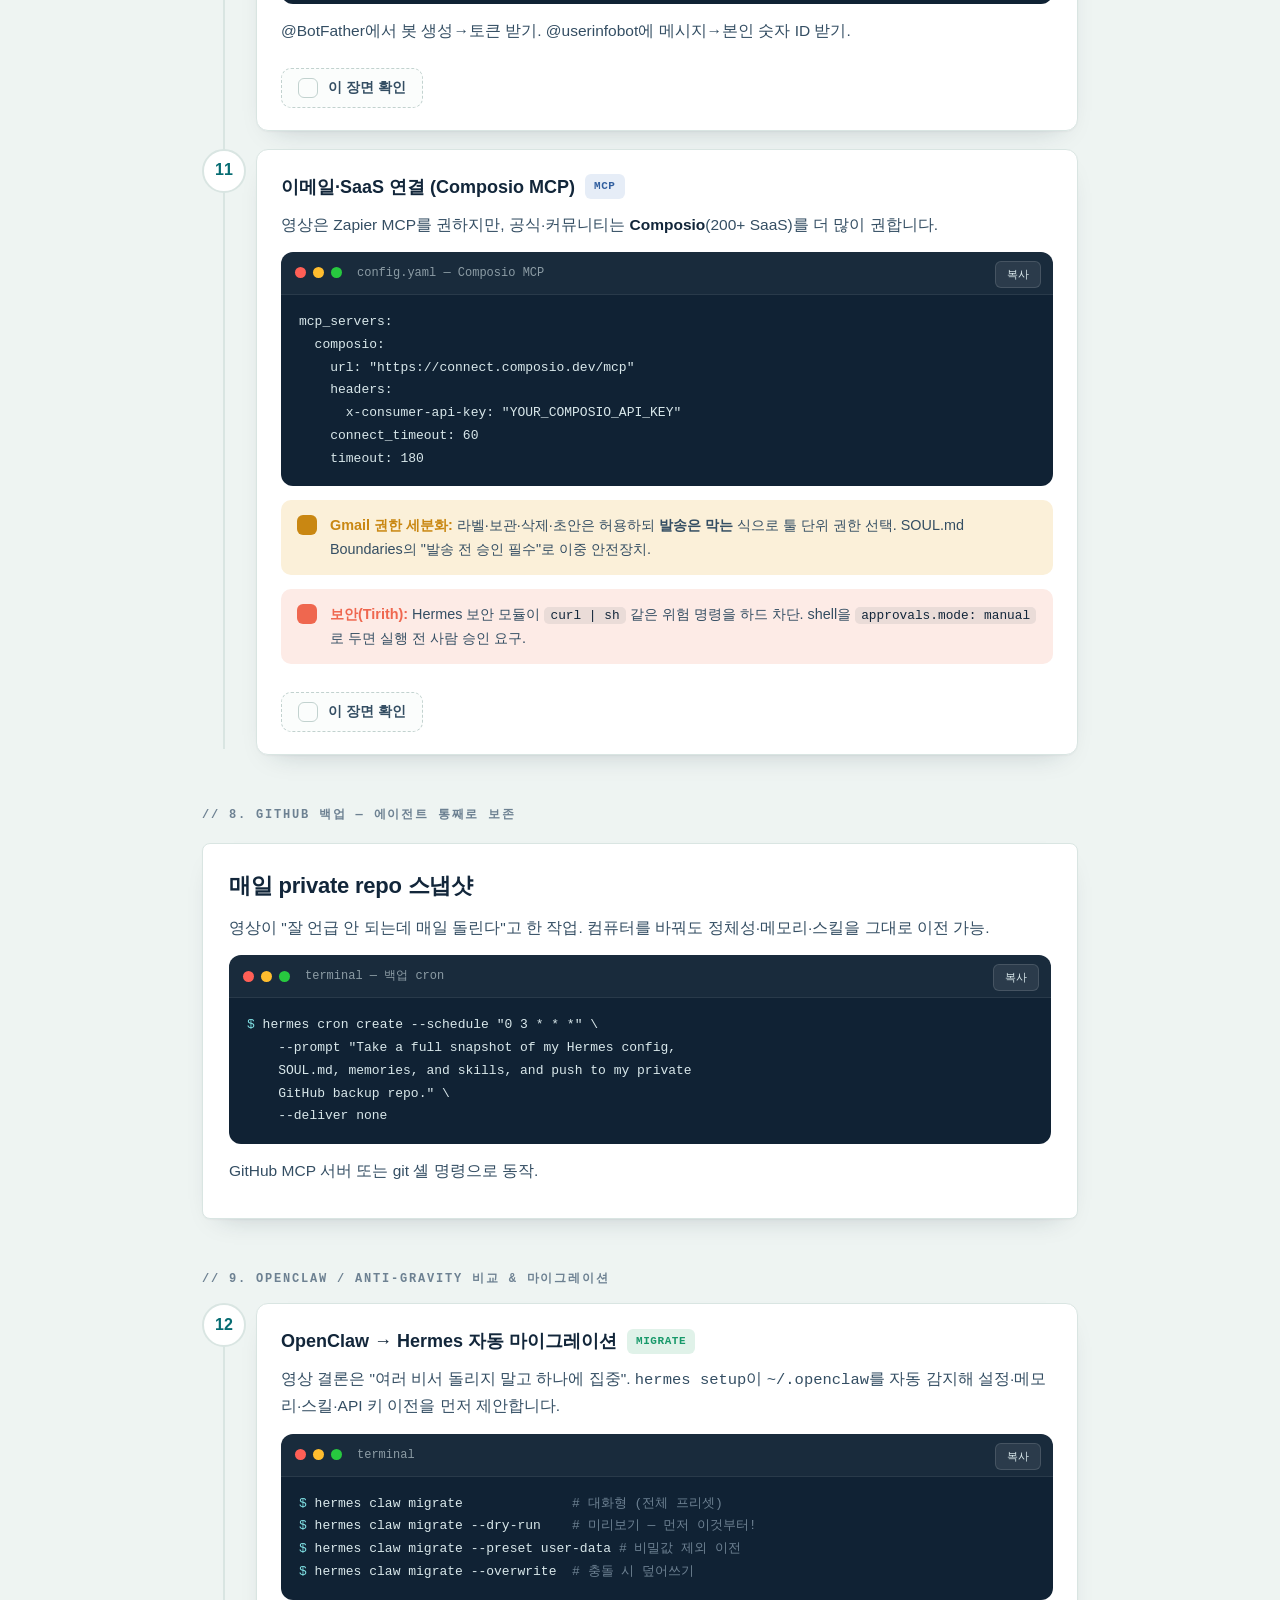
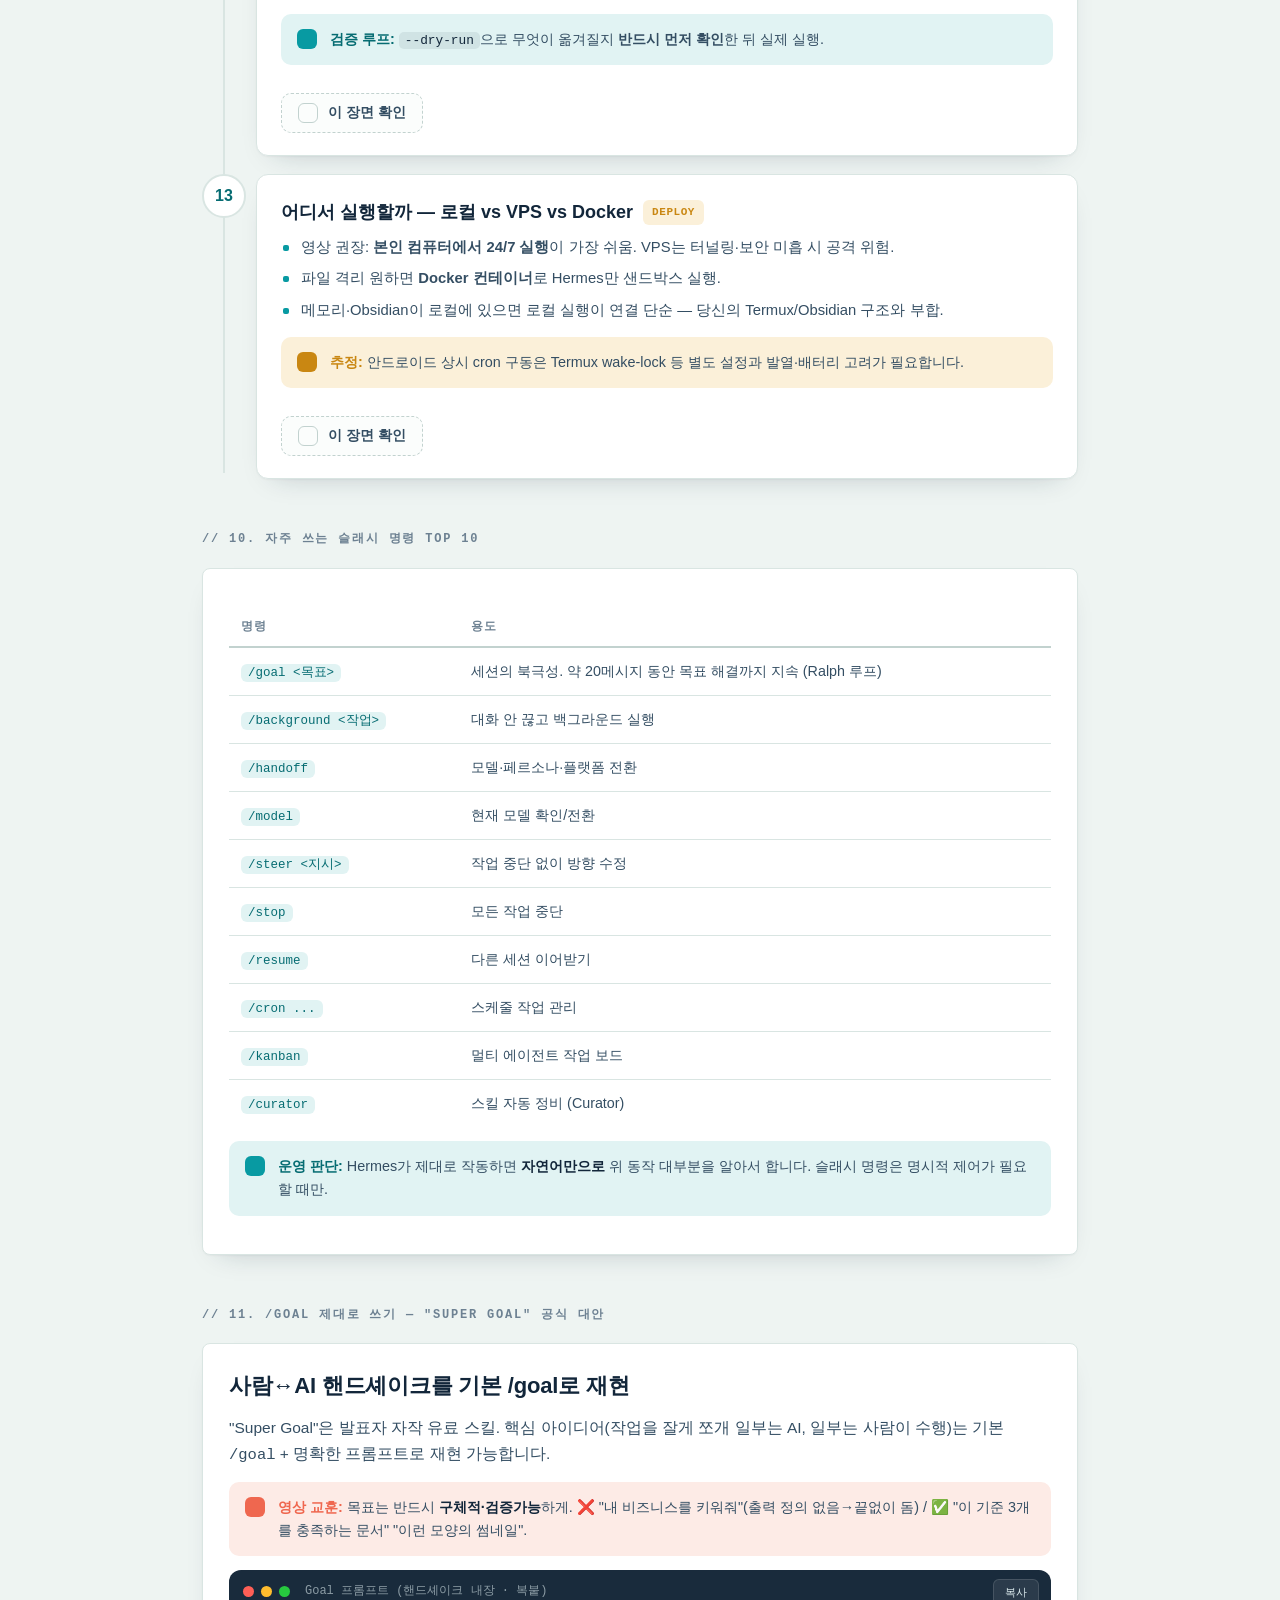
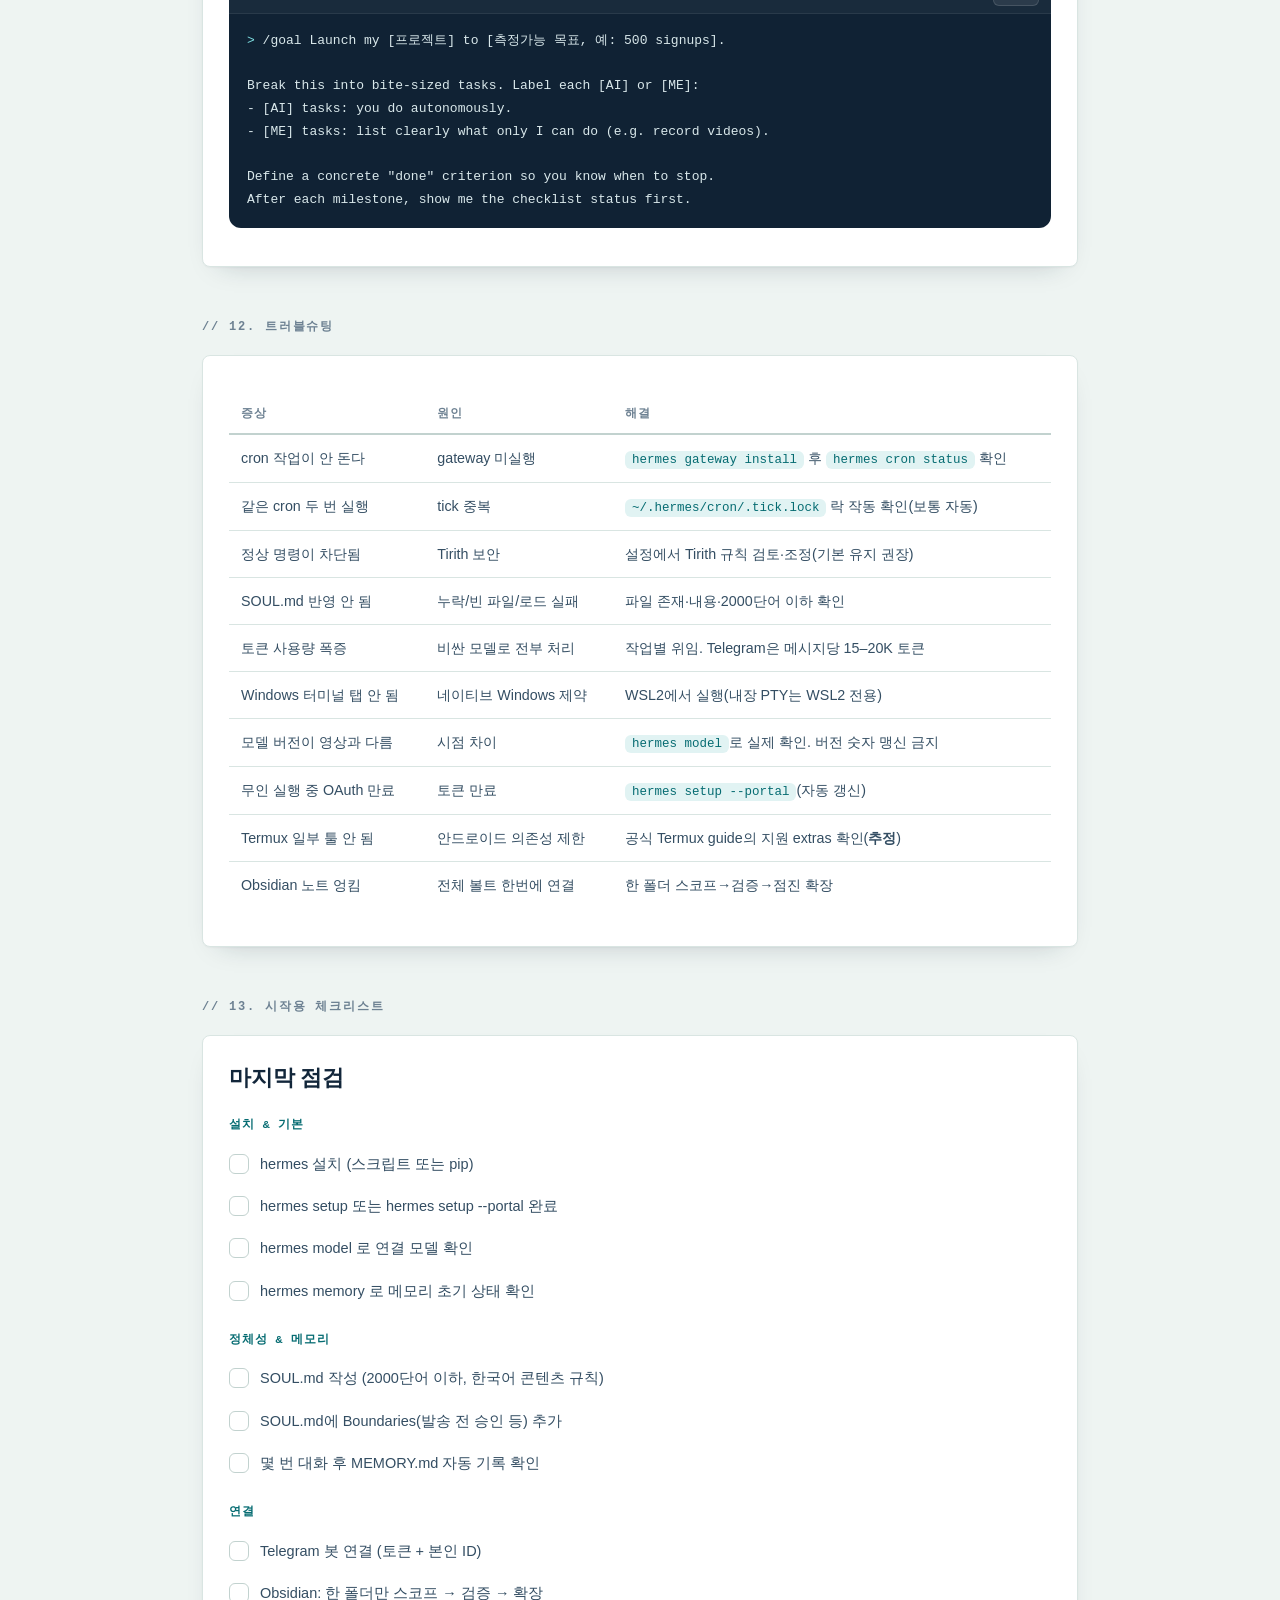
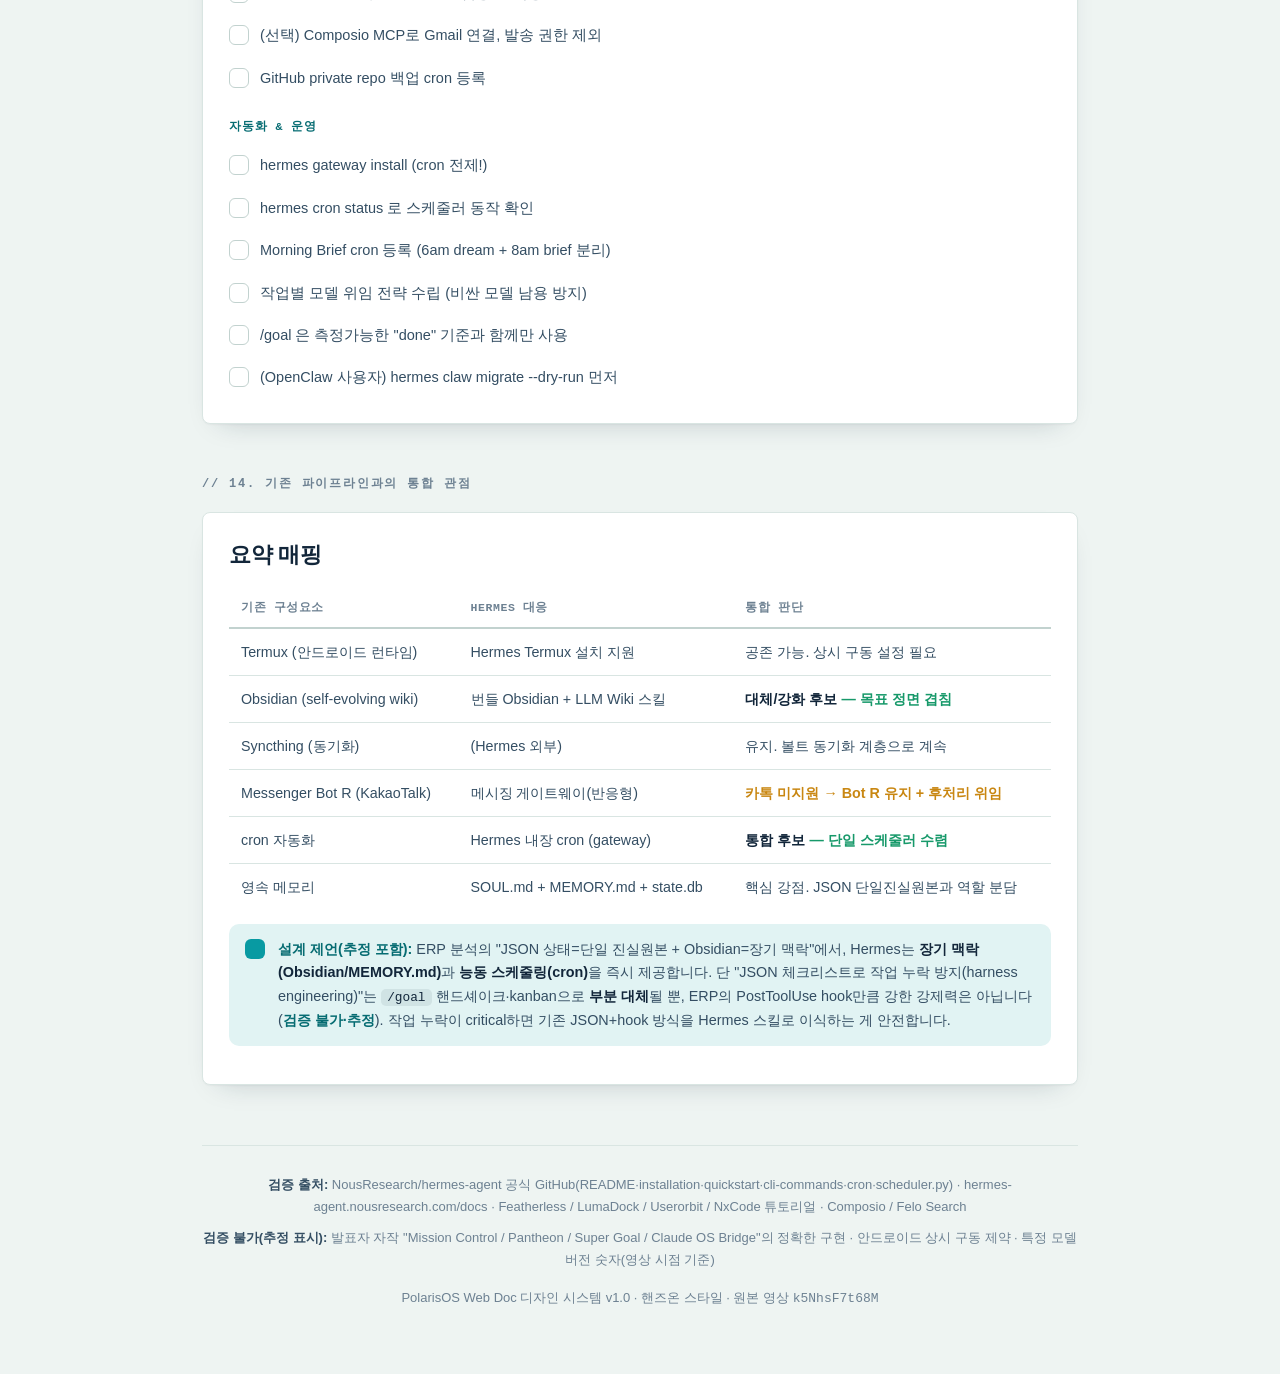
<file: handbook.html>
<!DOCTYPE html>
<html lang="ko">
<head>
<meta charset="UTF-8">
<meta name="viewport" content="width=device-width, initial-scale=1.0">
<title>Hermes Agent 완전 활용 핸드북</title>
<style>
:root{
  --bg:#eef4f2; --paper:#fbfdfc; --surface:#ffffff;
  --ink:#12263a; --ink-2:#344e63; --muted:#6d8192;
  --navy:#173a5d; --navy-2:#0f2a45;
  --teal:#089aa2; --teal-deep:#066c72; --teal-soft:#e1f3f3;
  --coral:#ef674f; --coral-soft:#fdebe6;
  --amber:#c98712; --amber-soft:#fbf0d9;
  --green:#17996a; --green-soft:#e0f2e9;
  --blue:#315f9f; --blue-soft:#e6edf7;
  --line:#d9e5e2; --line-2:#c2d2cf;
  --code-bg:#102234; --code-ink:#d9e8eb;
  --shadow:0 1px 2px rgba(18,38,58,.04),0 12px 28px -18px rgba(18,38,58,.28);
  --shadow-lg:0 2px 8px rgba(18,38,58,.06),0 24px 52px -28px rgba(18,38,58,.34);
}
*{box-sizing:border-box;margin:0;padding:0}
html{scroll-behavior:smooth}
body{
  font-family: ui-sans-serif, -apple-system, BlinkMacSystemFont, "Apple SD Gothic Neo", "Noto Sans KR", "Segoe UI", sans-serif;
  line-height:1.68; color:var(--ink); -webkit-font-smoothing:antialiased;
  position:relative;
  background:
    linear-gradient(135deg,rgba(8,154,162,.08) 0 1px,transparent 1px 52px),
    linear-gradient(45deg,rgba(239,103,79,.06) 0 1px,transparent 1px 64px),
    var(--bg);
}
body::after{
  content:"";position:fixed;inset:0;z-index:0;pointer-events:none;
  background:linear-gradient(180deg,rgba(251,253,252,.62),rgba(238,244,242,.2) 36%,rgba(238,244,242,.82));
}
code,.kbd,.badge,.lbl,.reset,.copy,.kicker,.section-label{
  font-family: ui-monospace, SFMono-Regular, Menlo, monospace;
}
.wrap{max-width:920px;margin:0 auto;padding:0 22px 100px;position:relative;z-index:1}

/* Topbar */
.topbar{position:fixed;top:0;left:0;right:0;height:5px;background:rgba(217,229,226,.5);z-index:50}
.topfill{height:100%;width:0;background:linear-gradient(90deg,var(--teal),var(--green));
  box-shadow:0 0 10px rgba(8,154,162,.6);transition:width .4s ease}

/* Header */
header{padding:64px 0 30px;position:relative}
header::before{
  content:"";position:absolute;right:0;top:70px;width:118px;height:118px;z-index:-1;opacity:.16;
  background:
    linear-gradient(90deg,var(--teal) 0 18px,transparent 18px 32px,var(--coral) 32px 50px,transparent 50px),
    linear-gradient(0deg,var(--navy) 0 18px,transparent 18px 32px,var(--teal) 32px 50px,transparent 50px);
  background-size:50px 50px;
  clip-path:polygon(32% 0,100% 0,100% 68%,68% 100%,0 100%,0 32%);
}
.kicker{display:inline-flex;align-items:center;gap:9px;font-size:12px;font-weight:700;
  letter-spacing:.14em;text-transform:uppercase;color:var(--teal-deep);
  background:var(--teal-soft);padding:7px 14px;border-radius:999px}
.kicker .dot{width:7px;height:7px;border-radius:50%;background:var(--teal);
  box-shadow:0 0 0 5px rgba(8,154,162,.18)}
h1{font-size:clamp(34px,6vw,58px);font-weight:800;letter-spacing:-.02em;line-height:1.08;
  margin:22px 0 18px}
h1 .hl{position:relative;white-space:nowrap}
h1 .hl::after{content:"";position:absolute;left:-3px;right:-3px;bottom:7px;height:28%;
  background:rgba(239,103,79,.22);border-radius:4px;z-index:-1}
.lede{font-size:18px;font-weight:350;color:var(--ink-2);max-width:680px;margin-bottom:22px}
.chips{display:flex;flex-wrap:wrap;gap:10px;margin-bottom:24px}
.chip{display:inline-flex;align-items:center;gap:8px;font-size:13px;color:var(--ink-2);
  background:var(--paper);border:1px solid var(--line);border-radius:8px;padding:7px 13px}
.miniicon{width:9px;height:9px;border-radius:3px;background:var(--teal)}
.miniicon.coral{background:var(--coral)} .miniicon.amber{background:var(--amber)}
.miniicon.green{background:var(--green)} .miniicon.blue{background:var(--blue)}

/* Proof grid */
.proof-grid{display:grid;grid-template-columns:repeat(4,1fr);gap:10px;margin:18px 0}
.proof{background:var(--surface);border:1px solid var(--line);border-radius:12px;padding:18px 16px;box-shadow:var(--shadow)}
.proof.dark{background:linear-gradient(150deg,var(--navy),var(--navy-2));border:none;color:#fff}
.proof .big{font-size:38px;font-weight:800;color:var(--coral);line-height:1;letter-spacing:-.02em}
.proof.dark .big{color:#fff}
.proof .cap{font-size:13px;color:var(--muted);margin-top:8px}
.proof.dark .cap{color:rgba(255,255,255,.66)}
.proof em{font-style:normal;color:var(--teal)}
.proof.dark em{color:#7fe0e3}

/* Progress card */
.progress-card{display:flex;align-items:center;gap:20px;background:var(--surface);
  border:1px solid var(--line);border-radius:14px;padding:20px 24px;margin:22px 0;box-shadow:var(--shadow)}
.ring{width:64px;height:64px;flex-shrink:0}
.ring circle{fill:none;stroke-width:6}
.ring .bg{stroke:var(--line)}
.ring .fg{stroke:var(--teal);stroke-linecap:round;transition:stroke-dashoffset .45s ease;
  transform:rotate(-90deg);transform-origin:50% 50%}
.progress-meta{flex:1}
.progress-meta .pct{font-size:24px;font-weight:800;color:var(--ink)}
.progress-meta .ptext{font-size:14px;color:var(--muted)}
.reset{margin-left:auto;font-size:12px;color:var(--muted);background:var(--paper);
  border:1px solid var(--line);border-radius:8px;padding:7px 12px;cursor:pointer;transition:.2s}
.reset:hover{color:var(--coral);border-color:var(--coral)}

/* Section label */
.section-label{font-size:12px;font-weight:700;letter-spacing:.15em;text-transform:uppercase;
  color:var(--muted);margin:50px 0 14px}

/* Panel */
.panel{background:var(--surface);border:1px solid var(--line);border-radius:8px;
  padding:24px 26px;margin-top:18px;box-shadow:var(--shadow)}
.panel h2,.panel h3{font-size:22px;letter-spacing:-.01em;margin-bottom:6px}
.panel h3{font-size:18px}
.panel p{font-size:15.5px;color:var(--ink-2);margin:10px 0}
.panel p+p{margin-top:8px}
.panel ul{margin:10px 0 10px 4px;list-style:none}
.panel ul li{font-size:14.8px;color:var(--ink-2);padding-left:20px;position:relative;margin:7px 0}
.panel ul li::before{content:"";position:absolute;left:2px;top:10px;width:6px;height:6px;
  border-radius:2px;background:var(--teal)}
.panel strong{color:var(--ink);font-weight:700}
.panel em{font-style:normal;background:var(--teal-soft);color:var(--teal-deep);
  padding:1px 6px;border-radius:5px;font-size:.94em}

/* Timeline + step */
.timeline{position:relative;padding-left:54px;margin-top:8px}
.timeline::before{content:"";position:absolute;left:21px;top:6px;bottom:6px;width:2px;background:var(--line)}
.step{position:relative;margin-bottom:18px;opacity:0;transform:translateY(14px);
  animation:rise .55s cubic-bezier(.2,.7,.2,1) forwards}
@keyframes rise{to{opacity:1;transform:none}}
.node{position:absolute;left:-54px;top:0;width:44px;height:44px;border-radius:50%;
  background:var(--surface);border:2px solid var(--line);display:flex;align-items:center;
  justify-content:center;z-index:2;transition:.3s}
.node .num{font-size:16px;font-weight:800;color:var(--teal-deep)}
.node .check{display:none;color:#fff;font-size:18px;font-weight:800}
.step.done .node{background:var(--green);border-color:var(--green)}
.step.done .node .num{display:none}
.step.done .node .check{display:block}
.card{background:var(--surface);border:1px solid var(--line);border-radius:12px;
  padding:22px 24px;box-shadow:var(--shadow);
  transition:transform .25s ease,box-shadow .25s ease,opacity .25s ease}
.card:hover{transform:translateY(-2px);box-shadow:var(--shadow-lg)}
.ctitle{font-size:18px;font-weight:700;display:flex;align-items:center;gap:10px;flex-wrap:wrap}
.cdesc{font-size:15.5px;color:var(--ink-2);margin:10px 0}
.cdesc strong{color:var(--ink)}
.cdesc em{font-style:normal;background:var(--teal-soft);color:var(--teal-deep);padding:1px 6px;border-radius:5px;font-size:.94em}

/* Badge */
.badge{font-size:11px;font-weight:800;letter-spacing:.05em;text-transform:uppercase;
  padding:3px 9px;border-radius:6px;background:var(--teal-soft);color:var(--teal-deep)}
.badge.coral{background:var(--coral-soft);color:var(--coral)}
.badge.amber{background:var(--amber-soft);color:var(--amber)}
.badge.green{background:var(--green-soft);color:var(--green)}
.badge.blue{background:var(--blue-soft);color:var(--blue)}

/* Code block */
.code{background:var(--code-bg);border-radius:12px;overflow:hidden;margin:14px 0;position:relative}
.code .head{display:flex;align-items:center;gap:7px;padding:11px 14px;background:rgba(255,255,255,.04);
  border-bottom:1px solid rgba(255,255,255,.07)}
.code .tl{width:11px;height:11px;border-radius:50%}
.code .tl.r{background:#ff5f56} .code .tl.y{background:#ffbd2e} .code .tl.g{background:#27c93f}
.code .lbl{font-size:12px;color:rgba(217,232,235,.6);margin-left:8px}
.code .copy{position:absolute;top:9px;right:12px;font-size:11px;color:var(--code-ink);
  background:rgba(255,255,255,.08);border:1px solid rgba(255,255,255,.13);border-radius:6px;
  padding:5px 11px;cursor:pointer;transition:.2s}
.code .copy:hover{background:rgba(8,154,162,.3)}
.code .copy.copied{background:var(--green);border-color:var(--green)}
.code pre{padding:16px 18px;overflow-x:auto;font-size:13px;line-height:1.75;color:var(--code-ink);
  font-family:ui-monospace,SFMono-Regular,Menlo,monospace;white-space:pre}
.code pre .pr{color:#7fe0e3;user-select:none}
.code pre .cm{color:#6d8192}

/* Notes */
.note{display:flex;gap:13px;padding:14px 16px;border-radius:10px;margin:14px 0;font-size:14.4px;line-height:1.62}
.note .mark{width:20px;height:20px;border-radius:6px;flex-shrink:0;margin-top:1px}
.note b{font-weight:700}
.note.warn{background:var(--coral-soft)} .note.warn .mark{background:var(--coral)} .note.warn b{color:var(--coral)}
.note.info{background:var(--teal-soft)} .note.info .mark{background:var(--teal)} .note.info b{color:var(--teal-deep)}
.note.tip{background:var(--amber-soft)} .note.tip .mark{background:var(--amber)} .note.tip b{color:var(--amber)}
.note div{color:var(--ink-2)}
.note code{background:rgba(18,38,58,.08);padding:1px 6px;border-radius:5px;font-size:12.8px;color:var(--ink)}

/* Matrix */
.matrix{width:100%;border-collapse:collapse;margin:14px 0;font-size:14.3px}
.matrix th{text-align:left;font-family:ui-monospace,monospace;font-size:11.5px;font-weight:700;
  text-transform:uppercase;letter-spacing:.05em;color:var(--muted);padding:10px 12px;
  border-bottom:2px solid var(--line-2)}
.matrix td{padding:11px 12px;border-bottom:1px solid var(--line);color:var(--ink-2);vertical-align:top}
.matrix tr:last-child td{border-bottom:none}
.matrix td code{background:var(--teal-soft);color:var(--teal-deep);padding:2px 7px;border-radius:6px;
  font-size:12.5px;white-space:nowrap}
.matrix td strong{color:var(--ink)}
.matrix .ok{color:var(--green);font-weight:700} .matrix .no{color:var(--coral);font-weight:700}
.matrix .mid{color:var(--amber);font-weight:700}

/* donebtn */
.donebtn{display:inline-flex;align-items:center;gap:10px;margin-top:14px;font-size:13.5px;
  font-weight:600;color:var(--ink-2);background:var(--paper);border:1.5px dashed var(--line-2);
  border-radius:10px;padding:9px 16px;cursor:pointer;transition:.25s;font-family:inherit}
.donebtn:hover{border-color:var(--teal);color:var(--teal-deep)}
.donebtn .box{width:20px;height:20px;border:1.5px solid var(--line-2);border-radius:6px;
  display:flex;align-items:center;justify-content:center;transition:.25s}
.donebtn .box svg{width:13px;height:13px;opacity:0;transition:.2s;stroke:#fff}
.step.done .donebtn{border-style:solid;border-color:var(--green);background:var(--green-soft);color:var(--green)}
.step.done .donebtn .box{background:var(--green);border-color:var(--green)}
.step.done .donebtn .box svg{opacity:1}
.step.done .donebtn .t::after{content:" 완료";font-weight:700}
.step.done .donebtn .t{font-weight:700}

/* Checklist */
.checklist{margin-top:8px}
.checklist .grp{font-family:ui-monospace,monospace;font-size:11.5px;font-weight:700;
  text-transform:uppercase;letter-spacing:.08em;color:var(--teal-deep);margin:18px 0 8px}
.chk{display:flex;align-items:flex-start;gap:11px;padding:9px 0;cursor:pointer;font-size:14.5px;color:var(--ink-2)}
.chk .tick{width:20px;height:20px;border:1.5px solid var(--line-2);border-radius:6px;flex-shrink:0;
  margin-top:2px;display:flex;align-items:center;justify-content:center;transition:.2s}
.chk .tick svg{width:13px;height:13px;opacity:0;stroke:#fff;transition:.2s}
.chk.done .tick{background:var(--teal);border-color:var(--teal)}
.chk.done .tick svg{opacity:1}
.chk.done .lab{text-decoration:line-through;color:var(--muted)}

/* completion banner */
.banner{display:none;align-items:center;gap:14px;background:linear-gradient(120deg,var(--green-soft),var(--teal-soft));
  border:1px solid var(--green);border-radius:14px;padding:20px 24px;margin:24px 0}
.banner.show{display:flex;animation:rise .5s ease forwards}
.banner .em{font-size:30px}
.banner b{color:var(--green);font-size:16px}
.banner p{font-size:14px;color:var(--ink-2);margin-top:2px}

/* architecture grid */
.arch{display:grid;grid-template-columns:1fr;gap:12px;margin:14px 0}
.arch .col{background:var(--paper);border:1px solid var(--line);border-radius:10px;padding:16px 18px}
.arch .col h4{font-size:14px;color:var(--teal-deep);font-family:ui-monospace,monospace;
  text-transform:uppercase;letter-spacing:.05em;margin-bottom:8px}
.arch .col p{font-size:14px;color:var(--ink-2);margin:4px 0}

/* footer */
footer{margin-top:60px;padding-top:28px;border-top:1px solid var(--line);
  font-size:13px;color:var(--muted);text-align:center}
footer b{color:var(--ink-2)}
.proof span.cite{font-size:13px}

/* ToTop */
.totop{position:fixed;bottom:26px;right:26px;width:46px;height:46px;border-radius:12px;
  background:var(--navy);border:none;cursor:pointer;display:flex;align-items:center;justify-content:center;
  opacity:0;pointer-events:none;transition:opacity .3s,transform .3s;box-shadow:var(--shadow-lg);z-index:40}
.totop.show{opacity:1;pointer-events:auto}
.totop:hover{transform:translateY(-3px)}
.totop svg{width:20px;height:20px;stroke:#fff;fill:none;stroke-width:2.4}

/* responsive */
@media(max-width:760px){
  .wrap{padding:0 16px 84px}
  .proof-grid{grid-template-columns:1fr 1fr}
  .timeline{padding-left:45px}
  .timeline::before{left:18px}
  .node{left:-45px;width:38px;height:38px}
  .matrix{font-size:13px} .matrix th,.matrix td{padding:8px 8px}
  .matrix td code{white-space:normal}
  h1{margin-top:16px}
}
@media(max-width:460px){
  .proof-grid{grid-template-columns:1fr}
  .progress-card{flex-wrap:wrap}
}
</style>
</head>
<body>

<style>
.hubnav{position:sticky;top:0;z-index:99999;background:#0f2330;color:#f5f7f6;border-bottom:1px solid rgba(255,255,255,.08);box-shadow:0 2px 12px rgba(0,0,0,.18);font-family:"Pretendard",-apple-system,BlinkMacSystemFont,"Apple SD Gothic Neo","Noto Sans KR",sans-serif}
.hubnav *{box-sizing:border-box}
.hubnav__in{max-width:1120px;margin:0 auto;padding:9px 20px;display:flex;align-items:center;gap:16px;flex-wrap:wrap}
.hubnav__home{display:flex;align-items:center;gap:7px;font-weight:800;color:#f1c46a;text-decoration:none;font-size:15px;white-space:nowrap}
.hubnav__home:hover{color:#fff}
.hubnav__links{display:flex;gap:5px;flex-wrap:wrap;margin-left:auto}
.hubnav__links a{color:#cfe3e2;text-decoration:none;font-size:13px;padding:5px 11px;border-radius:999px;white-space:nowrap;transition:background .15s,color .15s;line-height:1.4}
.hubnav__links a:hover{background:rgba(255,255,255,.09);color:#fff}
.hubnav__links a.is-active{background:#089aa2;color:#fff;font-weight:700}
@media(max-width:680px){.hubnav__in{padding:8px 14px;gap:10px}.hubnav__links a{font-size:12px;padding:4px 9px}}
</style>
<nav class="hubnav" aria-label="헤르메스 교재 통합 메뉴"><div class="hubnav__in"><a class="hubnav__home" href="index.html">⬡ 헤르메스 교재</a><div class="hubnav__links"><a href="curriculum.html">교육 교재</a><a href="handbook.html" class="is-active">완전 활용 핸드북</a><a href="install-guide.html">로컬 설치</a><a href="advanced-guide.html">운영·확장</a><a href="multiagent-guide.html">멀티 에이전트</a><a href="telegram-handson.html">텔레그램 핸즈온</a></div></div></nav>

<div class="topbar"><div class="topfill" id="topfill"></div></div>

<div class="wrap">

<!-- ============ HEADER ============ -->
<header>
  <span class="kicker"><span class="dot"></span>Hermes Agent · NousResearch · 운영 핸드북</span>
  <h1>Hermes Agent <span class="hl">완전 활용</span> 핸드북</h1>
  <p class="lede">Jack의 YouTube 영상(<code>k5NhsF7t68M</code>)을 NousResearch 공식 문서로 교차 검증해 재작성한 핸즈온 가이드. 마케팅 과장과 실제 기능을 분리하고, 영상이 얼버무린 명령어·설정을 실제 값으로 보강했습니다.</p>
  <div class="chips">
    <span class="chip"><span class="miniicon"></span>14개 챕터</span>
    <span class="chip"><span class="miniicon coral"></span>복붙 템플릿 7종</span>
    <span class="chip"><span class="miniicon amber"></span>트러블슈팅 10건</span>
    <span class="chip"><span class="miniicon green"></span>공식 docs 검증</span>
  </div>
  <div class="proof-grid">
    <div class="proof"><div class="big">~2분</div><div class="cap"><em>설치→첫대화</em> Quickstart 기준</div></div>
    <div class="proof"><div class="big">60s</div><div class="cap">gateway <em>cron tick</em> 주기</div></div>
    <div class="proof dark"><div class="big">2000</div><div class="cap"><em>SOUL.md</em> 권장 단어 상한</div></div>
    <div class="proof"><div class="big">40+</div><div class="cap">내장 <em>tool</em> 개수</div></div>
  </div>
</header>

<!-- ============ PROGRESS ============ -->
<div class="progress-card">
  <svg class="ring" viewBox="0 0 64 64">
    <circle class="bg" cx="32" cy="32" r="27"></circle>
    <circle class="fg" id="ring" cx="32" cy="32" r="27" stroke-dasharray="169.6" stroke-dashoffset="169.6"></circle>
  </svg>
  <div class="progress-meta">
    <div class="pct" id="pct">0%</div>
    <div class="ptext" id="ptext">각 단계의 "이 장면 확인"을 눌러 진행률을 추적하세요</div>
  </div>
  <button class="reset" id="resetbtn">초기화</button>
</div>

<div class="banner" id="banner">
  <span class="em">🎉</span>
  <div><b>모든 단계 완료!</b><p>Hermes Agent 핸드북을 끝까지 따라왔습니다. 이제 당신의 에이전트는 Lambo를 풀스로틀로 모는 셈입니다.</p></div>
</div>

<!-- ============ 0. 마케팅 vs 실제 ============ -->
<div class="section-label">// 0. 먼저 — 마케팅과 실제를 분리</div>
<div class="panel">
  <h2>영상의 "자작 제품"과 Hermes 기본 기능 구분</h2>
  <p>발표자(Jack)는 Hermes 자체 기능과 <strong>본인이 만들어 파는 제품·대시보드</strong>를 섞어 설명합니다. "내 화면엔 그게 없는데?" 하는 혼란을 막기 위해 먼저 분리합니다.</p>
  <table class="matrix">
    <tr><th>영상에서 부른 이름</th><th>정체</th><th>기본 제공?</th></tr>
    <tr><td>메모리 (SOUL.md / MEMORY.md)</td><td><strong>공식 기능</strong></td><td class="ok">✅</td></tr>
    <tr><td><code>/background</code> <code>/goal</code> <code>/stop</code> <code>/model</code> 등</td><td><strong>공식 슬래시 명령</strong></td><td class="ok">✅</td></tr>
    <tr><td>cron 스케줄링</td><td><strong>공식 기능</strong></td><td class="ok">✅</td></tr>
    <tr><td>Obsidian·GitHub·MCP 연결</td><td><strong>공식 스킬/MCP</strong></td><td class="ok">✅</td></tr>
    <tr><td>모델 라우팅 (Grok·Gemini·Codex 위임)</td><td><strong>공식 기능</strong></td><td class="ok">✅</td></tr>
    <tr><td>"Mission Control" "Pantheon" "Super Goal" "Claude OS Bridge"</td><td>발표자 자작 대시보드 (유료 커뮤니티)</td><td class="no">❌</td></tr>
    <tr><td>"Hermes가 dream(꿈)을 꾼다"</td><td>cron + self-improvement 루프의 비유</td><td class="mid">△</td></tr>
  </table>
  <div class="note tip"><span class="mark"></span><div><b>추정 주의:</b> "Super Goal", "Pantheon"은 발표자의 유료 산출물로 보입니다. 영상만으로 정확한 구현은 검증 불가하므로, 이 핸드북은 <strong>Hermes 공식 기능으로 같은 효과를 내는 방법</strong>을 제시합니다.</div></div>
</div>

<!-- ============ 1. 설치 ============ -->
<div class="section-label">// 1. 설치 — 영상이 건너뛴 실제 명령어</div>
<div class="timeline">

  <section class="step" data-step="1">
    <div class="node"><span class="num">1</span><span class="check">✓</span></div>
    <div class="card">
      <div class="ctitle">데스크톱 설치 (macOS / Linux / WSL2) <span class="badge">setup</span></div>
      <p class="cdesc">영상은 "업데이트만 해두면 됨"으로 얼버무리지만, 처음 설치는 두 경로 중 하나입니다. (공식 Quickstart 검증)</p>
      <div class="code">
        <div class="head"><span class="tl r"></span><span class="tl y"></span><span class="tl g"></span><span class="lbl">terminal — 방법 A (원클릭)</span></div>
        <button class="copy" data-copy='curl -fsSL https://raw.githubusercontent.com/NousResearch/hermes-agent/main/scripts/install.sh | bash'>복사</button>
        <pre><span class="pr">$</span> curl -fsSL https://raw.githubusercontent.com/NousResearch/hermes-agent/main/scripts/install.sh | bash</pre>
      </div>
      <div class="code">
        <div class="head"><span class="tl r"></span><span class="tl y"></span><span class="tl g"></span><span class="lbl">terminal — 방법 B (pip 안정 릴리스)</span></div>
        <button class="copy" data-copy='pip install hermes-agent&#10;hermes postinstall'>복사</button>
        <pre><span class="pr">$</span> pip install hermes-agent
<span class="pr">$</span> hermes postinstall   <span class="cm"># Node.js·브라우저·ripgrep·ffmpeg + 셋업 마법사</span></pre>
      </div>
      <div class="note warn"><span class="mark"></span><div><b>Windows:</b> <strong>WSL2를 먼저 설치</strong>하고 WSL2 터미널 안에서 실행. 대시보드 내장 터미널 탭만 WSL2 전용이고 나머지는 네이티브 동작.</div></div>
      <button class="donebtn"><span class="box"><svg viewBox="0 0 24 24" fill="none" stroke-width="3"><path d="M5 13l4 4L19 7"/></svg></span><span class="t">이 장면 확인</span></button>
    </div>
  </section>

  <section class="step" data-step="2">
    <div class="node"><span class="num">2</span><span class="check">✓</span></div>
    <div class="card">
      <div class="ctitle">안드로이드(Termux) 설치 <span class="badge blue">mobile pkm</span></div>
      <p class="cdesc">기존 <strong>Termux / Obsidian / Syncthing</strong> 파이프라인과 직접 연결되는 경로. 공식 install.sh가 Termux를 지원 명시하지만, 모바일은 <em>Termux 전용 가이드의 수동 경로</em> 권장(자동 스크립트가 깨질 수 있음).</p>
      <div class="code">
        <div class="head"><span class="tl r"></span><span class="tl y"></span><span class="tl g"></span><span class="lbl">termux</span></div>
        <button class="copy" data-copy='curl -fsSL https://raw.githubusercontent.com/NousResearch/hermes-agent/main/scripts/install.sh | bash'>복사</button>
        <pre><span class="pr">$</span> curl -fsSL https://raw.githubusercontent.com/NousResearch/hermes-agent/main/scripts/install.sh | bash</pre>
      </div>
      <div class="note warn"><span class="mark"></span><div><b>주의:</b> 안드로이드는 지원 extras·제한이 데스크톱과 다릅니다. 브라우저 툴 등 일부 네이티브 의존성이 제한될 수 있음(<b>추정</b>, 환경별 상이). 설치 전 공식 docs의 "Termux guide" 확인.</div></div>
      <button class="donebtn"><span class="box"><svg viewBox="0 0 24 24" fill="none" stroke-width="3"><path d="M5 13l4 4L19 7"/></svg></span><span class="t">이 장면 확인</span></button>
    </div>
  </section>

  <section class="step" data-step="3">
    <div class="node"><span class="num">3</span><span class="check">✓</span></div>
    <div class="card">
      <div class="ctitle">첫 셋업 & 검증 <span class="badge green">verify</span></div>
      <div class="code">
        <div class="head"><span class="tl r"></span><span class="tl y"></span><span class="tl g"></span><span class="lbl">terminal</span></div>
        <button class="copy" data-copy='hermes setup&#10;hermes setup --portal&#10;hermes'>복사</button>
        <pre><span class="pr">$</span> hermes setup          <span class="cm"># 프로바이더·모델 연결 (OAuth 브라우저)</span>
<span class="pr">$</span> hermes setup --portal <span class="cm"># Nous Portal — 무인 실행 권장 (OAuth 자동 갱신)</span>
<span class="pr">$</span> hermes                <span class="cm"># 첫 대화 시작</span></pre>
      </div>
      <div class="note info"><span class="mark"></span><div><b>검증 루프:</b> 설치 직후 <code>hermes model</code>로 연결 모델을, <code>hermes memory</code>로 메모리 초기 상태를 <strong>눈으로 확인</strong>한 뒤 다음 단계로. 영상의 "알아서 됨"을 믿지 마세요.</div></div>
      <button class="donebtn"><span class="box"><svg viewBox="0 0 24 24" fill="none" stroke-width="3"><path d="M5 13l4 4L19 7"/></svg></span><span class="t">이 장면 확인</span></button>
    </div>
  </section>

</div>

<!-- ============ 2. 메모리 ============ -->
<div class="section-label">// 2. 메모리 시스템 — Hermes의 핵심</div>
<div class="panel">
  <h2>실제 디렉토리 구조</h2>
  <p>영상이 "Lambo를 10mph로만 모는 격"이라 강조한 부분. 실제 파일 구조(공식 검증):</p>
  <div class="code">
    <div class="head"><span class="tl r"></span><span class="tl y"></span><span class="tl g"></span><span class="lbl">~/.hermes/</span></div>
    <button class="copy" data-copy='~/.hermes/'>복사</button>
    <pre>~/.hermes/
├── config.yaml          <span class="cm"># 전체 설정 (프로바이더·모델·메시징·MCP)</span>
├── .env                 <span class="cm"># API 키 등 비밀값</span>
├── SOUL.md              <span class="cm"># 에이전트 정체성 (시스템 프롬프트 1순위 슬롯)</span>
├── memories/
│   ├── MEMORY.md        <span class="cm"># 영속 메모리 (안정적 사실, 전역)</span>
│   └── USER.md          <span class="cm"># 사용자별 프로필 (채널/신원별 분리)</span>
├── skills/              <span class="cm"># 스킬 (번들·설치·에이전트 자작)</span>
├── sessions/            <span class="cm"># 대화 세션</span>
├── state.db             <span class="cm"># SQLite (FTS5 전문검색으로 세션 간 회상)</span>
├── cron/  {jobs.json, output/}
└── logs/</pre>
  </div>
</div>

<div class="timeline">
  <section class="step" data-step="4">
    <div class="node"><span class="num">4</span><span class="check">✓</span></div>
    <div class="card">
      <div class="ctitle">SOUL.md — "영혼" 파일 작성 <span class="badge">identity</span></div>
      <p class="cdesc">영상의 "soul.md를 꼭 채워라"는 조언은 <strong>정확</strong>합니다. 세션 시작 시 시스템 프롬프트 <em>1순위 슬롯</em>에 들어가 내장 기본 정체성을 완전히 대체. 인젝션 스캔 후 길면 잘리므로 <strong>2000단어 이하</strong> 유지. 대시보드 편집: <code>Config → Files</code>.</p>
      <div class="code">
        <div class="head"><span class="tl r"></span><span class="tl y"></span><span class="tl g"></span><span class="lbl">~/.hermes/SOUL.md (복붙 템플릿 · 영어 권장)</span></div>
        <button class="copy" data-copy='# Who you are&#10;You are [이름]&apos;s personal assistant. You live in Seoul, KR.&#10;You are direct, concise, and useful. You don&apos;t pad responses with filler.&#10;You match my tone: terse when I&apos;m terse, conversational when I am.&#10;&#10;# What I&apos;m working on&#10;- AI agent pipelines (Termux + Obsidian + Syncthing PKM)&#10;- Korean-language AI/coding education content (vibe coding)&#10;- Self-evolving knowledge wiki automation&#10;&#10;# How you respond&#10;- Korean by default for content/handbooks; English only for code/prompts.&#10;- Keep answers short unless I ask for depth.&#10;- If uncertain, say so. Don&apos;t fabricate.&#10;- Challenge my thinking when I&apos;m about to make an obvious mistake ("look around corners").&#10;&#10;# Boundaries&#10;- Confirm before destructive actions (deleting files, sending money, posting publicly).&#10;- Never send emails/messages without explicit approval.'>복사</button>
        <pre><span class="cm"># Who you are</span>
You are [이름]'s personal assistant. You live in Seoul, KR.
You are direct, concise, and useful. You don't pad responses with filler.
You match my tone: terse when I'm terse, conversational when I am.

<span class="cm"># What I'm working on</span>
- AI agent pipelines (Termux + Obsidian + Syncthing PKM)
- Korean-language AI/coding education content (vibe coding)
- Self-evolving knowledge wiki automation

<span class="cm"># How you respond</span>
- Korean by default for content/handbooks; English only for code/prompts.
- Keep answers short unless I ask for depth.
- If uncertain, say so. Don't fabricate.
- Challenge my thinking when I'm about to make a mistake ("look around corners").

<span class="cm"># Boundaries</span>
- Confirm before destructive actions (deleting files, sending money, posting).
- Never send emails/messages without explicit approval.</pre>
      </div>
      <div class="note tip"><span class="mark"></span><div><b>함정:</b> SOUL.md가 없거나 비었거나 로드 실패하면 Hermes는 기본 정체성으로 폴백합니다. 작성 후 반드시 반영 여부 확인.</div></div>
      <button class="donebtn"><span class="box"><svg viewBox="0 0 24 24" fill="none" stroke-width="3"><path d="M5 13l4 4L19 7"/></svg></span><span class="t">이 장면 확인</span></button>
    </div>
  </section>

  <section class="step" data-step="5">
    <div class="node"><span class="num">5</span><span class="check">✓</span></div>
    <div class="card">
      <div class="ctitle">MEMORY.md / USER.md 자동 학습 = "dreaming"의 실체 <span class="badge green">auto</span></div>
      <p class="cdesc">영상의 "절대 안 잊는다"·"dream을 꾼다"는 실제로는 <strong>스케줄된 review 에이전트</strong>입니다. 약 10턴 후 memory review가 USER.md 갱신, 약 15회 tool 반복 후 skill review가 스킬 갱신, 며칠 방치 세션은 새벽 최종 패스. 마법이 아니라 <em>self-improvement 루프</em>.</p>
      <div class="code">
        <div class="head"><span class="tl r"></span><span class="tl y"></span><span class="tl g"></span><span class="lbl">terminal</span></div>
        <button class="copy" data-copy='hermes memory&#10;hermes memory search "docker"'>복사</button>
        <pre><span class="pr">$</span> hermes memory                <span class="cm"># 현재 메모리 보기</span>
<span class="pr">$</span> hermes memory search "docker" <span class="cm"># 주제 검색 (SQLite FTS5)</span></pre>
      </div>
      <p class="cdesc">"일요일에 뭐 얘기했지?" 회상은 state.db 세션 기록 + FTS5로 동작. 별도 설정 없이 자연어로 물으면 됩니다.</p>
      <button class="donebtn"><span class="box"><svg viewBox="0 0 24 24" fill="none" stroke-width="3"><path d="M5 13l4 4L19 7"/></svg></span><span class="t">이 장면 확인</span></button>
    </div>
  </section>
</div>

<!-- ============ 3. Obsidian ============ -->
<div class="section-label">// 3. Obsidian 연결 — 기존 PKM과의 핵심 접점</div>
<div class="timeline">
  <section class="step" data-step="6">
    <div class="node"><span class="num">6</span><span class="check">✓</span></div>
    <div class="card">
      <div class="ctitle">Obsidian 스킬 연결 & 안전 패턴 <span class="badge blue">pkm</span></div>
      <p class="cdesc">영상은 "원클릭 붙여넣기"라 하지만 실제로는 <strong>번들 Obsidian 스킬</strong>을 통합니다.</p>
      <table class="matrix">
        <tr><th>경로</th><th>방법</th><th>특징</th></tr>
        <tr><td><strong>번들 Obsidian 스킬</strong></td><td>기본 포함. 볼트 경로만 지정</td><td>읽기·검색·생성. 가장 간단</td></tr>
        <tr><td><code>kepano/obsidian-skills</code></td><td>Skills Hub 설치 (Obsidian CEO 제작)</td><td>볼트 <strong>읽기·쓰기 양방향</strong></td></tr>
      </table>
      <p class="cdesc"><strong>안전 연결 4단계:</strong></p>
      <div class="note info"><span class="mark"></span><div><b>검증 패턴:</b> ① 한 폴더만 스코프 지정 → ② 무해한 메모 하나만 써보기 → ③ Obsidian에서 마크다운 제대로 들어왔는지 눈으로 확인 → ④ 확인되면 점진 확장. 전체 볼트를 한 번에 열지 마세요.</div></div>
      <div class="code">
        <div class="head"><span class="tl r"></span><span class="tl y"></span><span class="tl g"></span><span class="lbl">Hermes 프롬프트 (복붙)</span></div>
        <button class="copy" data-copy='In my Obsidian vault at [경로], I write a lot about YouTube content strategy. Search that folder and pull me ONE strong insight about intros that I can reuse. Cite the note filename you used.'>복사</button>
        <pre>In my Obsidian vault at [경로], I write a lot about
YouTube content strategy. Search that folder and pull me
ONE strong insight about intros that I can reuse.
Cite the note filename you used.</pre>
      </div>
      <div class="note warn"><span class="mark"></span><div><b>파이프라인 매핑:</b> 번들 <strong>LLM Wiki 스킬</strong>이 "영속·상호연결 마크다운 지식베이스 구축"을 담당 → 당신의 self-evolving wiki 목표와 정면으로 겹칩니다. 기존 Messenger Bot R + Hermes의 KakaoTalk 캡처→요약→위키 흐름과 중복/대체 관계를 점검하세요.</div></div>
      <button class="donebtn"><span class="box"><svg viewBox="0 0 24 24" fill="none" stroke-width="3"><path d="M5 13l4 4L19 7"/></svg></span><span class="t">이 장면 확인</span></button>
    </div>
  </section>
</div>

<!-- ============ 4. 백그라운드 ============ -->
<div class="section-label">// 4. 백그라운드 실행 & 멀티태스킹</div>
<div class="panel">
  <h2>공식 슬래시 명령</h2>
  <table class="matrix">
    <tr><th>명령</th><th>동작</th></tr>
    <tr><td><code>/background &lt;작업&gt;</code></td><td>대화를 끊지 않고 백그라운드 실행. 여러 개 동시 가능</td></tr>
    <tr><td><code>/stop</code></td><td>진행 중인 모든 작업 즉시 중단</td></tr>
    <tr><td><code>/steer &lt;지시&gt;</code></td><td>작업을 <strong>중단하지 않고</strong> 방향만 수정</td></tr>
    <tr><td><code>/resume</code></td><td>다른 세션 이어받기</td></tr>
  </table>
  <div class="code">
    <div class="head"><span class="tl r"></span><span class="tl y"></span><span class="tl g"></span><span class="lbl">병렬 리서치 예시</span></div>
    <button class="copy" data-copy='/background Research the most untapped industries for AI automation.&#10;/background Find the best places to live for work-life balance.'>복사</button>
    <pre><span class="pr">&gt;</span> /background Research the most untapped industries for AI automation.
<span class="pr">&gt;</span> /background Find the best places to live for work-life balance.
<span class="cm"># 두 리서치가 충돌 없이 병렬 실행</span></pre>
  </div>
</div>

<!-- ============ 5. cron ============ -->
<div class="section-label">// 5. cron 스케줄링 — "Morning Brief" 실제 구현</div>
<div class="timeline">
  <section class="step" data-step="7">
    <div class="node"><span class="num">7</span><span class="check">✓</span></div>
    <div class="card">
      <div class="ctitle">전제: gateway 데몬 띄우기 <span class="badge coral">필수</span></div>
      <p class="cdesc">영상이 안 알려준 핵심. cron은 <strong>gateway 데몬이 60초마다 스케줄러를 tick</strong> 하며 실행합니다. gateway가 없으면 cron이 안 돕니다.</p>
      <div class="code">
        <div class="head"><span class="tl r"></span><span class="tl y"></span><span class="tl g"></span><span class="lbl">terminal</span></div>
        <button class="copy" data-copy='hermes gateway install&#10;sudo hermes gateway install --system&#10;hermes gateway'>복사</button>
        <pre><span class="pr">$</span> hermes gateway install            <span class="cm"># 사용자 서비스 (로그인 시 자동)</span>
<span class="pr">$</span> sudo hermes gateway install --system <span class="cm"># Linux 서버: 부팅 시 시스템 서비스</span>
<span class="pr">$</span> hermes gateway                    <span class="cm"># 또는 포그라운드 직접 실행</span></pre>
      </div>
      <button class="donebtn"><span class="box"><svg viewBox="0 0 24 24" fill="none" stroke-width="3"><path d="M5 13l4 4L19 7"/></svg></span><span class="t">이 장면 확인</span></button>
    </div>
  </section>

  <section class="step" data-step="8">
    <div class="node"><span class="num">8</span><span class="check">✓</span></div>
    <div class="card">
      <div class="ctitle">cron 작업 생성 (자연어 / CLI) <span class="badge">cron</span></div>
      <p class="cdesc"><strong>방법 A: 자연어</strong> — gateway만 떠 있으면 그냥 말하면 내부 <code>cronjob</code> 툴로 생성됩니다.</p>
      <div class="code">
        <div class="head"><span class="tl r"></span><span class="tl y"></span><span class="tl g"></span><span class="lbl">자연어</span></div>
        <button class="copy" data-copy="Every morning at 8am, send me a Morning Brief with: 1) today's weather, 2) a motivational quote from a top entrepreneur, 3) my meetings today. Deliver to Telegram.">복사</button>
        <pre>Every morning at 8am, send me a Morning Brief with:
1) today's weather, 2) a motivational quote,
3) my meetings today. Deliver to Telegram.</pre>
      </div>
      <p class="cdesc"><strong>방법 B: CLI</strong> — 정확·재현 가능(권장).</p>
      <div class="code">
        <div class="head"><span class="tl r"></span><span class="tl y"></span><span class="tl g"></span><span class="lbl">terminal</span></div>
        <button class="copy" data-copy='hermes cron create --schedule "0 8 * * *" --prompt "Morning Brief: today&apos;s weather in Seoul, one motivational quote, my meetings today." --deliver telegram'>복사</button>
        <pre><span class="pr">$</span> hermes cron create \
    --schedule "0 8 * * *" \
    --prompt "Morning Brief: weather in Seoul, one quote, my meetings." \
    --deliver telegram</pre>
      </div>
      <table class="matrix">
        <tr><th>관리 명령</th><th>용도</th></tr>
        <tr><td><code>hermes cron list</code></td><td>작업 목록</td></tr>
        <tr><td><code>hermes cron status</code></td><td>스케줄러 동작 여부 확인</td></tr>
        <tr><td><code>hermes cron edit &lt;id&gt; --schedule "every 4h"</code></td><td>스케줄 변경</td></tr>
        <tr><td><code>hermes cron pause / resume &lt;id&gt;</code></td><td>일시정지 / 재개</td></tr>
        <tr><td><code>hermes cron run &lt;id&gt;</code></td><td>다음 tick에 강제 실행</td></tr>
        <tr><td><code>hermes cron remove &lt;id&gt;</code></td><td>삭제</td></tr>
        <tr><td><code>hermes cron logs &lt;id&gt;</code></td><td>실행 이력·에러 확인</td></tr>
      </table>
      <button class="donebtn"><span class="box"><svg viewBox="0 0 24 24" fill="none" stroke-width="3"><path d="M5 13l4 4L19 7"/></svg></span><span class="t">이 장면 확인</span></button>
    </div>
  </section>

  <section class="step" data-step="9">
    <div class="node"><span class="num">9</span><span class="check">✓</span></div>
    <div class="card">
      <div class="ctitle">"6am Dreaming Sequence"를 실제로 — cron 2개 분리 <span class="badge amber">advanced</span></div>
      <p class="cdesc">영상의 "브리핑 전 6시에 미리 dream"은 <strong>cron 작업 2개</strong>로 구현합니다.</p>
      <div class="code">
        <div class="head"><span class="tl r"></span><span class="tl y"></span><span class="tl g"></span><span class="lbl">terminal — 6am dream + 8am brief</span></div>
        <button class="copy" data-copy='hermes cron create --schedule "0 6 * * *" --prompt "Based on all our conversation history, my meetings, and projects, write 3 core recommendations for today and 1 non-negotiable. Save to today&apos;s note." --deliver none&#10;&#10;hermes cron create --schedule "0 8 * * *" --prompt "Compile today&apos;s Morning Brief: weather, motivational quote, meetings, and today&apos;s 3 recommendations + non-negotiable from the 6am note." --deliver telegram'>복사</button>
        <pre><span class="cm"># 6am: 모든 맥락 기반 추천 3개 + 절대 할 것 1개 → 노트 저장</span>
<span class="pr">$</span> hermes cron create --schedule "0 6 * * *" \
    --prompt "Based on all history/meetings/projects, write 3
    recommendations + 1 non-negotiable. Save to today's note." \
    --deliver none

<span class="cm"># 8am: 위 결과 + 날씨/명언/일정 묶어 발송</span>
<span class="pr">$</span> hermes cron create --schedule "0 8 * * *" \
    --prompt "Compile Morning Brief: weather, quote, meetings,
    and 3 recs + non-negotiable from the 6am note." \
    --deliver telegram</pre>
      </div>
      <div class="note tip"><span class="mark"></span><div><b>cron 제약(공식):</b> cron 세션은 <strong>또 다른 cron을 못 만듭니다</strong>(runaway 방지). 최종 응답은 자동 전달 — 프롬프트에 <code>send_message</code> 불필요. <code>--deliver all</code>로 모든 채널 일괄 발송. 무인 실행엔 <code>hermes setup --portal</code>(OAuth 자동 갱신)이 안전.</div></div>
      <div class="note info"><span class="mark"></span><div><b>파이프라인 매핑:</b> 당신이 구상한 "event-driven hooks vs cron 스케줄링"에서 Hermes cron은 <strong>능동(proactive)</strong> 축, 메시징 게이트웨이가 <strong>반응(reactive)</strong> 축을 담당. 둘 결합 시 "hooks + cron + Obsidian 누적" 아키텍처가 상당 부분 재현됩니다.</div></div>
      <button class="donebtn"><span class="box"><svg viewBox="0 0 24 24" fill="none" stroke-width="3"><path d="M5 13l4 4L19 7"/></svg></span><span class="t">이 장면 확인</span></button>
    </div>
  </section>
</div>

<!-- ============ 6. 모델 라우팅 ============ -->
<div class="section-label">// 6. 모델 라우팅 & 위임 — 토큰 아끼며 성능 뽑기</div>
<div class="panel">
  <h2>작업별 최적 모델에 위임</h2>
  <p>비싼 모델로 전부 하지 말고, 작업별로 위임하는 게 영상의 핵심 실용 팁입니다.</p>
  <div class="code">
    <div class="head"><span class="tl r"></span><span class="tl y"></span><span class="tl g"></span><span class="lbl">terminal & 슬래시</span></div>
    <button class="copy" data-copy='hermes model    # 연결 가능 모델 표시 + 추가 (OAuth)&#10;/model          # 대화 중 현재 모델 확인/전환&#10;/handoff        # 모델·페르소나·플랫폼 전환'>복사</button>
    <pre><span class="pr">$</span> hermes model    <span class="cm"># 연결 가능 모델 표시 + 추가 (OAuth)</span>
<span class="pr">&gt;</span> /model          <span class="cm"># 대화 중 현재 모델 확인/전환</span>
<span class="pr">&gt;</span> /handoff        <span class="cm"># 모델·페르소나·플랫폼 전환</span></pre>
  </div>
  <table class="matrix">
    <tr><th>작업</th><th>영상 권장 모델</th><th>비고</th></tr>
    <tr><td>X(트위터) 실시간 검색·트렌드</td><td>Grok (xAI)</td><td>X 전체 DB 접근, 100만 토큰 컨텍스트</td></tr>
    <tr><td>멀티모달 (영상·이미지·긴 문서)</td><td>Gemini (Anti-gravity CLI)</td><td>Gemini CLI가 Anti-gravity로 대체됨</td></tr>
    <tr><td>코드 리뷰</td><td>OpenAI Codex</td><td>—</td></tr>
    <tr><td>디자인·고품질 대화</td><td>Opus (영상 "4.7")</td><td>API 크레딧 유료. <strong>가격·버전 변동 큼</strong></td></tr>
    <tr><td>모든 모델 접근</td><td>OpenRouter</td><td>DeepSeek 등 위임 가능</td></tr>
  </table>
  <div class="note warn"><span class="mark"></span><div><b>검증 주의:</b> "Opus 4.7", "Grok 4.3", "DeepSeek V4" 같은 버전 숫자는 <strong>영상 시점 기준</strong>이며 현재와 다를 수 있습니다. 실제 가용 모델은 <code>hermes model</code>로 직접 확인. 가격은 수시 변동.</div></div>
  <div class="code">
    <div class="head"><span class="tl r"></span><span class="tl y"></span><span class="tl g"></span><span class="lbl">위임 프롬프트 (복붙)</span></div>
    <button class="copy" data-copy='Use OpenRouter and delegate to [모델명] to do deep research on [주제]. Don&apos;t use my expensive default model for this.'>복사</button>
    <pre>Use OpenRouter and delegate to [모델명] to do deep
research on [주제]. Don't use my expensive default
model for this.</pre>
  </div>
</div>

<!-- ============ 7. 메시징·MCP ============ -->
<div class="section-label">// 7. 메시징 · 이메일 · MCP 연결</div>
<div class="timeline">
  <section class="step" data-step="10">
    <div class="node"><span class="num">10</span><span class="check">✓</span></div>
    <div class="card">
      <div class="ctitle">Telegram 연결 (시작용 최선) <span class="badge">messaging</span></div>
      <p class="cdesc">동일 게이트웨이에서 Telegram·Discord·Slack·WhatsApp·Signal 지원. <strong>Telegram이 가장 깔끔</strong>(토큰 하나, 설정 블록 하나).</p>
      <div class="code">
        <div class="head"><span class="tl r"></span><span class="tl y"></span><span class="tl g"></span><span class="lbl">config.yaml</span></div>
        <button class="copy" data-copy='telegram:&#10;  enabled: true&#10;  bot_token: "BotFather에서_받은_토큰"'>복사</button>
        <pre>telegram:
  enabled: true
  bot_token: "BotFather에서_받은_토큰"</pre>
      </div>
      <p class="cdesc">@BotFather에서 봇 생성→토큰 받기. @userinfobot에 메시지→본인 숫자 ID 받기.</p>
      <button class="donebtn"><span class="box"><svg viewBox="0 0 24 24" fill="none" stroke-width="3"><path d="M5 13l4 4L19 7"/></svg></span><span class="t">이 장면 확인</span></button>
    </div>
  </section>

  <section class="step" data-step="11">
    <div class="node"><span class="num">11</span><span class="check">✓</span></div>
    <div class="card">
      <div class="ctitle">이메일·SaaS 연결 (Composio MCP) <span class="badge blue">mcp</span></div>
      <p class="cdesc">영상은 Zapier MCP를 권하지만, 공식·커뮤니티는 <strong>Composio</strong>(200+ SaaS)를 더 많이 권합니다.</p>
      <div class="code">
        <div class="head"><span class="tl r"></span><span class="tl y"></span><span class="tl g"></span><span class="lbl">config.yaml — Composio MCP</span></div>
        <button class="copy" data-copy='mcp_servers:&#10;  composio:&#10;    url: "https://connect.composio.dev/mcp"&#10;    headers:&#10;      x-consumer-api-key: "YOUR_COMPOSIO_API_KEY"&#10;    connect_timeout: 60&#10;    timeout: 180'>복사</button>
        <pre>mcp_servers:
  composio:
    url: "https://connect.composio.dev/mcp"
    headers:
      x-consumer-api-key: "YOUR_COMPOSIO_API_KEY"
    connect_timeout: 60
    timeout: 180</pre>
      </div>
      <div class="note tip"><span class="mark"></span><div><b>Gmail 권한 세분화:</b> 라벨·보관·삭제·초안은 허용하되 <strong>발송은 막는</strong> 식으로 툴 단위 권한 선택. SOUL.md Boundaries의 "발송 전 승인 필수"로 이중 안전장치.</div></div>
      <div class="note warn"><span class="mark"></span><div><b>보안(Tirith):</b> Hermes 보안 모듈이 <code>curl | sh</code> 같은 위험 명령을 하드 차단. shell을 <code>approvals.mode: manual</code>로 두면 실행 전 사람 승인 요구.</div></div>
      <button class="donebtn"><span class="box"><svg viewBox="0 0 24 24" fill="none" stroke-width="3"><path d="M5 13l4 4L19 7"/></svg></span><span class="t">이 장면 확인</span></button>
    </div>
  </section>
</div>

<!-- ============ 8. GitHub 백업 ============ -->
<div class="section-label">// 8. GitHub 백업 — 에이전트 통째로 보존</div>
<div class="panel">
  <h2>매일 private repo 스냅샷</h2>
  <p>영상이 "잘 언급 안 되는데 매일 돌린다"고 한 작업. 컴퓨터를 바꿔도 정체성·메모리·스킬을 그대로 이전 가능.</p>
  <div class="code">
    <div class="head"><span class="tl r"></span><span class="tl y"></span><span class="tl g"></span><span class="lbl">terminal — 백업 cron</span></div>
    <button class="copy" data-copy='hermes cron create --schedule "0 3 * * *" --prompt "Take a full snapshot of my Hermes config, SOUL.md, memories, and skills, and push to my private GitHub backup repo." --deliver none'>복사</button>
    <pre><span class="pr">$</span> hermes cron create --schedule "0 3 * * *" \
    --prompt "Take a full snapshot of my Hermes config,
    SOUL.md, memories, and skills, and push to my private
    GitHub backup repo." \
    --deliver none</pre>
  </div>
  <p>GitHub MCP 서버 또는 git 셸 명령으로 동작.</p>
</div>

<!-- ============ 9. OpenClaw 비교 ============ -->
<div class="section-label">// 9. OpenClaw / Anti-gravity 비교 & 마이그레이션</div>
<div class="timeline">
  <section class="step" data-step="12">
    <div class="node"><span class="num">12</span><span class="check">✓</span></div>
    <div class="card">
      <div class="ctitle">OpenClaw → Hermes 자동 마이그레이션 <span class="badge green">migrate</span></div>
      <p class="cdesc">영상 결론은 "여러 비서 돌리지 말고 하나에 집중". <code>hermes setup</code>이 <code>~/.openclaw</code>를 자동 감지해 설정·메모리·스킬·API 키 이전을 먼저 제안합니다.</p>
      <div class="code">
        <div class="head"><span class="tl r"></span><span class="tl y"></span><span class="tl g"></span><span class="lbl">terminal</span></div>
        <button class="copy" data-copy='hermes claw migrate&#10;hermes claw migrate --dry-run&#10;hermes claw migrate --preset user-data&#10;hermes claw migrate --overwrite'>복사</button>
        <pre><span class="pr">$</span> hermes claw migrate              <span class="cm"># 대화형 (전체 프리셋)</span>
<span class="pr">$</span> hermes claw migrate --dry-run    <span class="cm"># 미리보기 — 먼저 이것부터!</span>
<span class="pr">$</span> hermes claw migrate --preset user-data <span class="cm"># 비밀값 제외 이전</span>
<span class="pr">$</span> hermes claw migrate --overwrite  <span class="cm"># 충돌 시 덮어쓰기</span></pre>
      </div>
      <div class="note info"><span class="mark"></span><div><b>검증 루프:</b> <code>--dry-run</code>으로 무엇이 옮겨질지 <strong>반드시 먼저 확인</strong>한 뒤 실제 실행.</div></div>
      <button class="donebtn"><span class="box"><svg viewBox="0 0 24 24" fill="none" stroke-width="3"><path d="M5 13l4 4L19 7"/></svg></span><span class="t">이 장면 확인</span></button>
    </div>
  </section>

  <section class="step" data-step="13">
    <div class="node"><span class="num">13</span><span class="check">✓</span></div>
    <div class="card">
      <div class="ctitle">어디서 실행할까 — 로컬 vs VPS vs Docker <span class="badge amber">deploy</span></div>
      <ul style="list-style:none;margin:6px 0">
        <li style="padding-left:20px;position:relative;margin:7px 0;color:var(--ink-2);font-size:14.8px"><span style="position:absolute;left:2px;top:10px;width:6px;height:6px;border-radius:2px;background:var(--teal);display:block"></span>영상 권장: <strong>본인 컴퓨터에서 24/7 실행</strong>이 가장 쉬움. VPS는 터널링·보안 미흡 시 공격 위험.</li>
        <li style="padding-left:20px;position:relative;margin:7px 0;color:var(--ink-2);font-size:14.8px"><span style="position:absolute;left:2px;top:10px;width:6px;height:6px;border-radius:2px;background:var(--teal);display:block"></span>파일 격리 원하면 <strong>Docker 컨테이너</strong>로 Hermes만 샌드박스 실행.</li>
        <li style="padding-left:20px;position:relative;margin:7px 0;color:var(--ink-2);font-size:14.8px"><span style="position:absolute;left:2px;top:10px;width:6px;height:6px;border-radius:2px;background:var(--teal);display:block"></span>메모리·Obsidian이 로컬에 있으면 로컬 실행이 연결 단순 — 당신의 Termux/Obsidian 구조와 부합.</li>
      </ul>
      <div class="note tip"><span class="mark"></span><div><b>추정:</b> 안드로이드 상시 cron 구동은 Termux wake-lock 등 별도 설정과 발열·배터리 고려가 필요합니다.</div></div>
      <button class="donebtn"><span class="box"><svg viewBox="0 0 24 24" fill="none" stroke-width="3"><path d="M5 13l4 4L19 7"/></svg></span><span class="t">이 장면 확인</span></button>
    </div>
  </section>
</div>

<!-- ============ 10. 슬래시 명령 ============ -->
<div class="section-label">// 10. 자주 쓰는 슬래시 명령 Top 10</div>
<div class="panel">
  <table class="matrix">
    <tr><th>명령</th><th>용도</th></tr>
    <tr><td><code>/goal &lt;목표&gt;</code></td><td>세션의 북극성. 약 20메시지 동안 목표 해결까지 지속 (Ralph 루프)</td></tr>
    <tr><td><code>/background &lt;작업&gt;</code></td><td>대화 안 끊고 백그라운드 실행</td></tr>
    <tr><td><code>/handoff</code></td><td>모델·페르소나·플랫폼 전환</td></tr>
    <tr><td><code>/model</code></td><td>현재 모델 확인/전환</td></tr>
    <tr><td><code>/steer &lt;지시&gt;</code></td><td>작업 중단 없이 방향 수정</td></tr>
    <tr><td><code>/stop</code></td><td>모든 작업 중단</td></tr>
    <tr><td><code>/resume</code></td><td>다른 세션 이어받기</td></tr>
    <tr><td><code>/cron ...</code></td><td>스케줄 작업 관리</td></tr>
    <tr><td><code>/kanban</code></td><td>멀티 에이전트 작업 보드</td></tr>
    <tr><td><code>/curator</code></td><td>스킬 자동 정비 (Curator)</td></tr>
  </table>
  <div class="note info"><span class="mark"></span><div><b>운영 판단:</b> Hermes가 제대로 작동하면 <strong>자연어만으로</strong> 위 동작 대부분을 알아서 합니다. 슬래시 명령은 명시적 제어가 필요할 때만.</div></div>
</div>

<!-- ============ 11. goal ============ -->
<div class="section-label">// 11. /goal 제대로 쓰기 — "Super Goal" 공식 대안</div>
<div class="panel">
  <h2>사람↔AI 핸드셰이크를 기본 /goal로 재현</h2>
  <p>"Super Goal"은 발표자 자작 유료 스킬. 핵심 아이디어(작업을 잘게 쪼개 일부는 AI, 일부는 사람이 수행)는 기본 <code>/goal</code> + 명확한 프롬프트로 재현 가능합니다.</p>
  <div class="note warn"><span class="mark"></span><div><b>영상 교훈:</b> 목표는 반드시 <strong>구체적·검증가능</strong>하게. ❌ "내 비즈니스를 키워줘"(출력 정의 없음→끝없이 돔) / ✅ "이 기준 3개를 충족하는 문서" "이런 모양의 썸네일".</div></div>
  <div class="code">
    <div class="head"><span class="tl r"></span><span class="tl y"></span><span class="tl g"></span><span class="lbl">Goal 프롬프트 (핸드셰이크 내장 · 복붙)</span></div>
    <button class="copy" data-copy='/goal Launch my [프로젝트] to [측정가능한 목표, 예: 500 signups].&#10;&#10;Break this into bite-sized tasks. For each task, label it [AI] or [ME]:&#10;- [AI] tasks: you do autonomously.&#10;- [ME] tasks: list them clearly so I know what only I can do (e.g. record videos).&#10;&#10;Define a concrete "done" criterion for the whole goal so you know when to stop.&#10;After each milestone, show me the checklist status before continuing.'>복사</button>
    <pre><span class="pr">&gt;</span> /goal Launch my [프로젝트] to [측정가능 목표, 예: 500 signups].

Break this into bite-sized tasks. Label each [AI] or [ME]:
- [AI] tasks: you do autonomously.
- [ME] tasks: list clearly what only I can do (e.g. record videos).

Define a concrete "done" criterion so you know when to stop.
After each milestone, show me the checklist status first.</pre>
  </div>
</div>

<!-- ============ 12. 트러블슈팅 ============ -->
<div class="section-label">// 12. 트러블슈팅</div>
<div class="panel">
  <table class="matrix">
    <tr><th>증상</th><th>원인</th><th>해결</th></tr>
    <tr><td>cron 작업이 안 돈다</td><td>gateway 미실행</td><td><code>hermes gateway install</code> 후 <code>hermes cron status</code> 확인</td></tr>
    <tr><td>같은 cron 두 번 실행</td><td>tick 중복</td><td><code>~/.hermes/cron/.tick.lock</code> 락 작동 확인(보통 자동)</td></tr>
    <tr><td>정상 명령이 차단됨</td><td>Tirith 보안</td><td>설정에서 Tirith 규칙 검토·조정(기본 유지 권장)</td></tr>
    <tr><td>SOUL.md 반영 안 됨</td><td>누락/빈 파일/로드 실패</td><td>파일 존재·내용·2000단어 이하 확인</td></tr>
    <tr><td>토큰 사용량 폭증</td><td>비싼 모델로 전부 처리</td><td>작업별 위임. Telegram은 메시지당 15–20K 토큰</td></tr>
    <tr><td>Windows 터미널 탭 안 됨</td><td>네이티브 Windows 제약</td><td>WSL2에서 실행(내장 PTY는 WSL2 전용)</td></tr>
    <tr><td>모델 버전이 영상과 다름</td><td>시점 차이</td><td><code>hermes model</code>로 실제 확인. 버전 숫자 맹신 금지</td></tr>
    <tr><td>무인 실행 중 OAuth 만료</td><td>토큰 만료</td><td><code>hermes setup --portal</code>(자동 갱신)</td></tr>
    <tr><td>Termux 일부 툴 안 됨</td><td>안드로이드 의존성 제한</td><td>공식 Termux guide의 지원 extras 확인(<b>추정</b>)</td></tr>
    <tr><td>Obsidian 노트 엉킴</td><td>전체 볼트 한번에 연결</td><td>한 폴더 스코프→검증→점진 확장</td></tr>
  </table>
</div>

<!-- ============ 13. 체크리스트 ============ -->
<div class="section-label">// 13. 시작용 체크리스트</div>
<div class="panel">
  <h2>마지막 점검</h2>
  <div class="checklist" id="checklist">
    <div class="grp">설치 & 기본</div>
    <div class="chk"><span class="tick"><svg viewBox="0 0 24 24" fill="none" stroke-width="3"><path d="M5 13l4 4L19 7"/></svg></span><span class="lab">hermes 설치 (스크립트 또는 pip)</span></div>
    <div class="chk"><span class="tick"><svg viewBox="0 0 24 24" fill="none" stroke-width="3"><path d="M5 13l4 4L19 7"/></svg></span><span class="lab">hermes setup 또는 hermes setup --portal 완료</span></div>
    <div class="chk"><span class="tick"><svg viewBox="0 0 24 24" fill="none" stroke-width="3"><path d="M5 13l4 4L19 7"/></svg></span><span class="lab">hermes model 로 연결 모델 확인</span></div>
    <div class="chk"><span class="tick"><svg viewBox="0 0 24 24" fill="none" stroke-width="3"><path d="M5 13l4 4L19 7"/></svg></span><span class="lab">hermes memory 로 메모리 초기 상태 확인</span></div>

    <div class="grp">정체성 & 메모리</div>
    <div class="chk"><span class="tick"><svg viewBox="0 0 24 24" fill="none" stroke-width="3"><path d="M5 13l4 4L19 7"/></svg></span><span class="lab">SOUL.md 작성 (2000단어 이하, 한국어 콘텐츠 규칙)</span></div>
    <div class="chk"><span class="tick"><svg viewBox="0 0 24 24" fill="none" stroke-width="3"><path d="M5 13l4 4L19 7"/></svg></span><span class="lab">SOUL.md에 Boundaries(발송 전 승인 등) 추가</span></div>
    <div class="chk"><span class="tick"><svg viewBox="0 0 24 24" fill="none" stroke-width="3"><path d="M5 13l4 4L19 7"/></svg></span><span class="lab">몇 번 대화 후 MEMORY.md 자동 기록 확인</span></div>

    <div class="grp">연결</div>
    <div class="chk"><span class="tick"><svg viewBox="0 0 24 24" fill="none" stroke-width="3"><path d="M5 13l4 4L19 7"/></svg></span><span class="lab">Telegram 봇 연결 (토큰 + 본인 ID)</span></div>
    <div class="chk"><span class="tick"><svg viewBox="0 0 24 24" fill="none" stroke-width="3"><path d="M5 13l4 4L19 7"/></svg></span><span class="lab">Obsidian: 한 폴더만 스코프 → 검증 → 확장</span></div>
    <div class="chk"><span class="tick"><svg viewBox="0 0 24 24" fill="none" stroke-width="3"><path d="M5 13l4 4L19 7"/></svg></span><span class="lab">(선택) Composio MCP로 Gmail 연결, 발송 권한 제외</span></div>
    <div class="chk"><span class="tick"><svg viewBox="0 0 24 24" fill="none" stroke-width="3"><path d="M5 13l4 4L19 7"/></svg></span><span class="lab">GitHub private repo 백업 cron 등록</span></div>

    <div class="grp">자동화 & 운영</div>
    <div class="chk"><span class="tick"><svg viewBox="0 0 24 24" fill="none" stroke-width="3"><path d="M5 13l4 4L19 7"/></svg></span><span class="lab">hermes gateway install (cron 전제!)</span></div>
    <div class="chk"><span class="tick"><svg viewBox="0 0 24 24" fill="none" stroke-width="3"><path d="M5 13l4 4L19 7"/></svg></span><span class="lab">hermes cron status 로 스케줄러 동작 확인</span></div>
    <div class="chk"><span class="tick"><svg viewBox="0 0 24 24" fill="none" stroke-width="3"><path d="M5 13l4 4L19 7"/></svg></span><span class="lab">Morning Brief cron 등록 (6am dream + 8am brief 분리)</span></div>
    <div class="chk"><span class="tick"><svg viewBox="0 0 24 24" fill="none" stroke-width="3"><path d="M5 13l4 4L19 7"/></svg></span><span class="lab">작업별 모델 위임 전략 수립 (비싼 모델 남용 방지)</span></div>
    <div class="chk"><span class="tick"><svg viewBox="0 0 24 24" fill="none" stroke-width="3"><path d="M5 13l4 4L19 7"/></svg></span><span class="lab">/goal 은 측정가능한 "done" 기준과 함께만 사용</span></div>
    <div class="chk"><span class="tick"><svg viewBox="0 0 24 24" fill="none" stroke-width="3"><path d="M5 13l4 4L19 7"/></svg></span><span class="lab">(OpenClaw 사용자) hermes claw migrate --dry-run 먼저</span></div>
  </div>
</div>

<!-- ============ 14. 파이프라인 매핑 ============ -->
<div class="section-label">// 14. 기존 파이프라인과의 통합 관점</div>
<div class="panel">
  <h2>요약 매핑</h2>
  <table class="matrix">
    <tr><th>기존 구성요소</th><th>Hermes 대응</th><th>통합 판단</th></tr>
    <tr><td>Termux (안드로이드 런타임)</td><td>Hermes Termux 설치 지원</td><td>공존 가능. 상시 구동 설정 필요</td></tr>
    <tr><td>Obsidian (self-evolving wiki)</td><td>번들 Obsidian + LLM Wiki 스킬</td><td class="ok"><strong>대체/강화 후보</strong> — 목표 정면 겹침</td></tr>
    <tr><td>Syncthing (동기화)</td><td>(Hermes 외부)</td><td>유지. 볼트 동기화 계층으로 계속</td></tr>
    <tr><td>Messenger Bot R (KakaoTalk)</td><td>메시징 게이트웨이(반응형)</td><td class="mid">카톡 미지원 → Bot R 유지 + 후처리 위임</td></tr>
    <tr><td>cron 자동화</td><td>Hermes 내장 cron (gateway)</td><td class="ok"><strong>통합 후보</strong> — 단일 스케줄러 수렴</td></tr>
    <tr><td>영속 메모리</td><td>SOUL.md + MEMORY.md + state.db</td><td>핵심 강점. JSON 단일진실원본과 역할 분담</td></tr>
  </table>
  <div class="note info"><span class="mark"></span><div><b>설계 제언(추정 포함):</b> ERP 분석의 "JSON 상태=단일 진실원본 + Obsidian=장기 맥락"에서, Hermes는 <strong>장기 맥락(Obsidian/MEMORY.md)</strong>과 <strong>능동 스케줄링(cron)</strong>을 즉시 제공합니다. 단 "JSON 체크리스트로 작업 누락 방지(harness engineering)"는 <code>/goal</code> 핸드셰이크·kanban으로 <strong>부분 대체</strong>될 뿐, ERP의 PostToolUse hook만큼 강한 강제력은 아닙니다(<b>검증 불가·추정</b>). 작업 누락이 critical하면 기존 JSON+hook 방식을 Hermes 스킬로 이식하는 게 안전합니다.</div></div>
</div>

<!-- ============ FOOTER ============ -->
<footer>
  <p><b>검증 출처:</b> NousResearch/hermes-agent 공식 GitHub(README·installation·quickstart·cli-commands·cron·scheduler.py) · hermes-agent.nousresearch.com/docs · Featherless / LumaDock / Userorbit / NxCode 튜토리얼 · Composio / Felo Search</p>
  <p style="margin-top:10px"><b>검증 불가(추정 표시):</b> 발표자 자작 "Mission Control / Pantheon / Super Goal / Claude OS Bridge"의 정확한 구현 · 안드로이드 상시 구동 제약 · 특정 모델 버전 숫자(영상 시점 기준)</p>
  <p style="margin-top:16px;color:var(--muted)">PolarisOS Web Doc 디자인 시스템 v1.0 · 핸즈온 스타일 · 원본 영상 <code>k5NhsF7t68M</code></p>
</footer>

</div>

<button class="totop" id="totop" title="맨 위로"><svg viewBox="0 0 24 24"><path d="M12 19V5M5 12l7-7 7 7"/></svg></button>

<script>
(function(){
  const STORE_KEY='hermes_handbook_steps';
  const steps=[...document.querySelectorAll('.step')];
  const ring=document.getElementById('ring');
  const pct=document.getElementById('pct');
  const ptext=document.getElementById('ptext');
  const topfill=document.getElementById('topfill');
  const banner=document.getElementById('banner');
  const CIRC=169.6;

  // stagger entry
  steps.forEach((s,i)=>{ s.style.animationDelay=(i*0.04)+'s'; });

  let done=new Set();
  try{ const raw=localStorage.getItem(STORE_KEY); if(raw) done=new Set(JSON.parse(raw)); }catch(e){}

  function save(){ try{ localStorage.setItem(STORE_KEY,JSON.stringify([...done])); }catch(e){} }

  function render(){
    steps.forEach(s=>{
      const id=s.dataset.step;
      if(done.has(id)) s.classList.add('done'); else s.classList.remove('done');
    });
    const total=steps.length;
    const n=done.size;
    const ratio=total? n/total : 0;
    ring.style.strokeDashoffset=(CIRC*(1-ratio)).toFixed(1);
    pct.textContent=Math.round(ratio*100)+'%';
    ptext.textContent=n+' / '+total+' 단계 확인됨';
    topfill.style.width=(ratio*100)+'%';
    banner.classList.toggle('show', n===total && total>0);
  }

  steps.forEach(s=>{
    const btn=s.querySelector('.donebtn');
    if(!btn) return;
    btn.addEventListener('click',()=>{
      const id=s.dataset.step;
      if(done.has(id)) done.delete(id); else done.add(id);
      save(); render();
    });
  });

  document.getElementById('resetbtn').addEventListener('click',()=>{
    done.clear(); save(); render();
  });

  // checklist (independent local toggle, not part of step progress)
  document.querySelectorAll('#checklist .chk').forEach((c,i)=>{
    const key='hermes_chk_'+i;
    try{ if(localStorage.getItem(key)==='1') c.classList.add('done'); }catch(e){}
    c.addEventListener('click',()=>{
      c.classList.toggle('done');
      try{ localStorage.setItem(key, c.classList.contains('done')?'1':'0'); }catch(e){}
    });
  });

  // copy buttons
  document.querySelectorAll('.copy').forEach(b=>{
    b.addEventListener('click',()=>{
      const txt=b.getAttribute('data-copy')||'';
      navigator.clipboard.writeText(txt).then(()=>{
        const o=b.textContent; b.textContent='복사됨'; b.classList.add('copied');
        setTimeout(()=>{ b.textContent=o; b.classList.remove('copied'); },1400);
      }).catch(()=>{ b.textContent='실패'; setTimeout(()=>b.textContent='복사',1400); });
    });
  });

  // totop
  const totop=document.getElementById('totop');
  window.addEventListener('scroll',()=>{
    totop.classList.toggle('show', window.scrollY>520);
  });
  totop.addEventListener('click',()=>window.scrollTo({top:0,behavior:'smooth'}));

  render();
})();
</script>
</body>
</html>
</file>
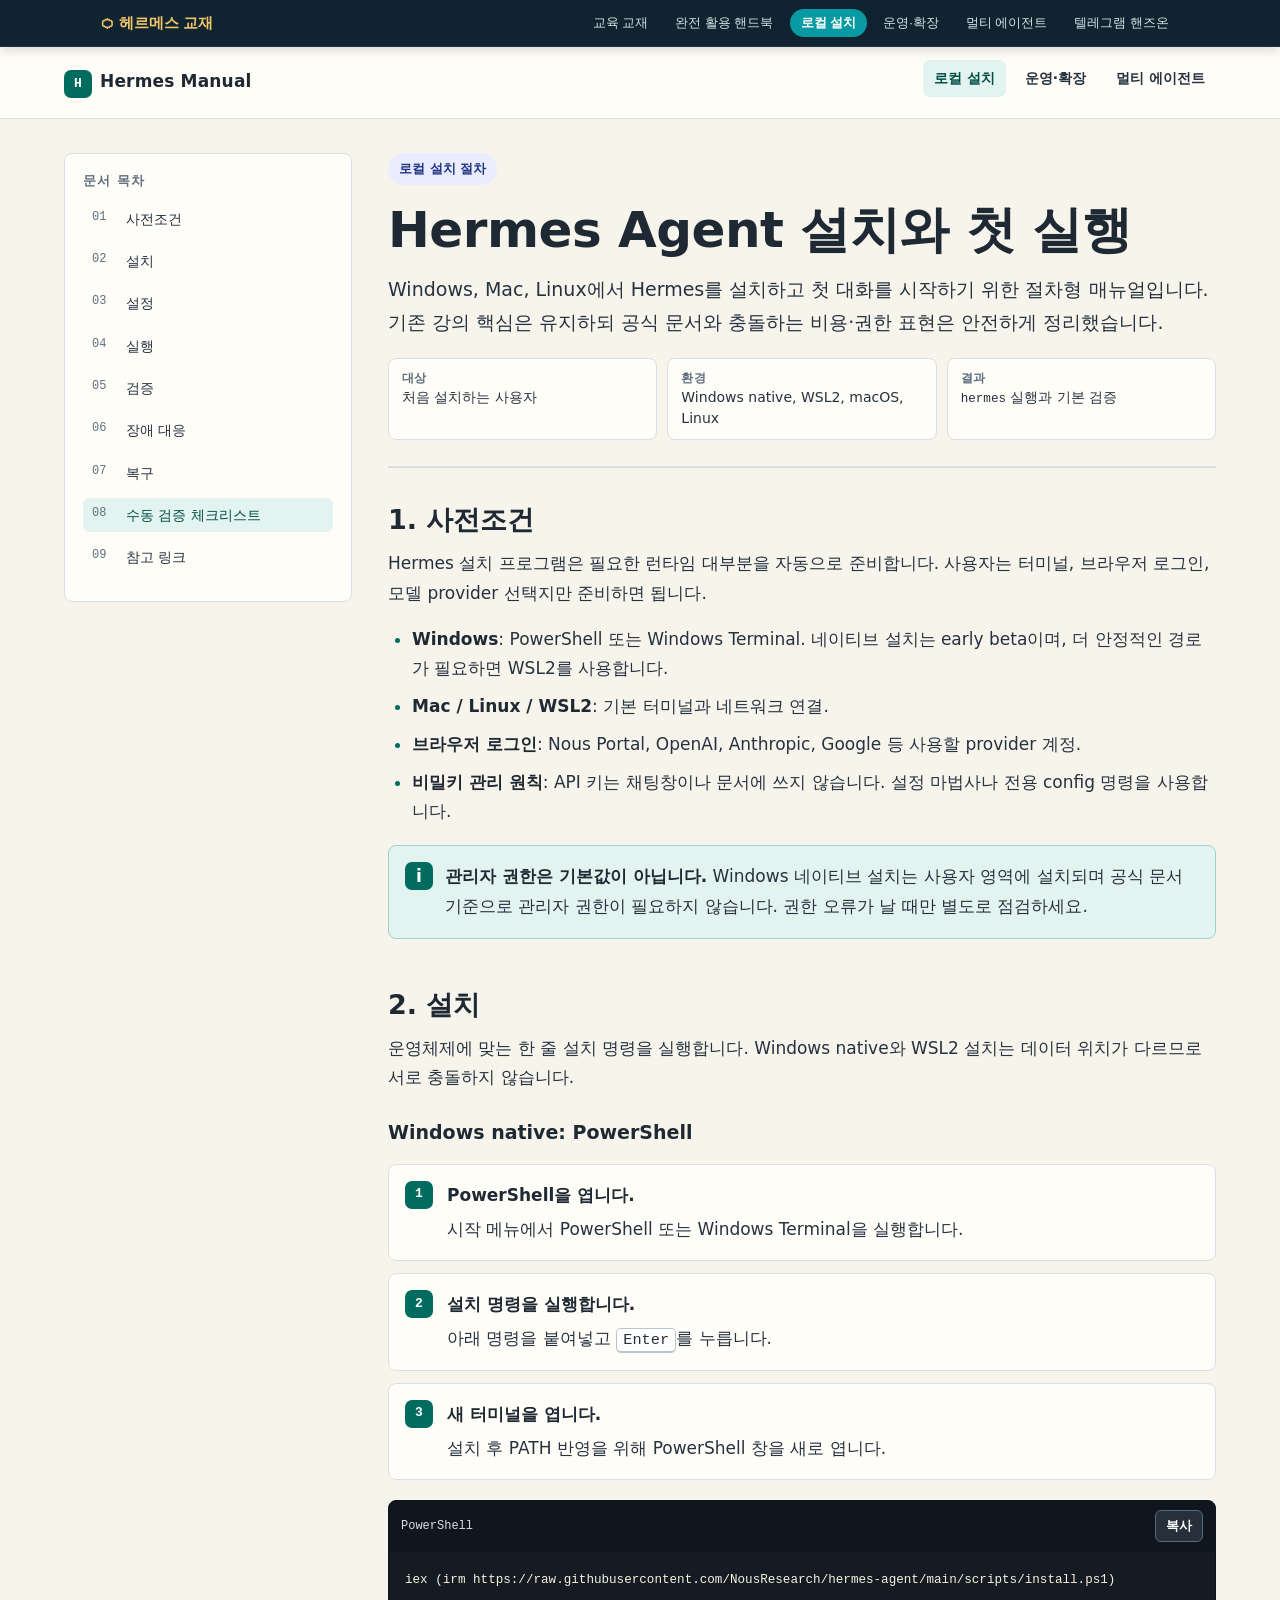
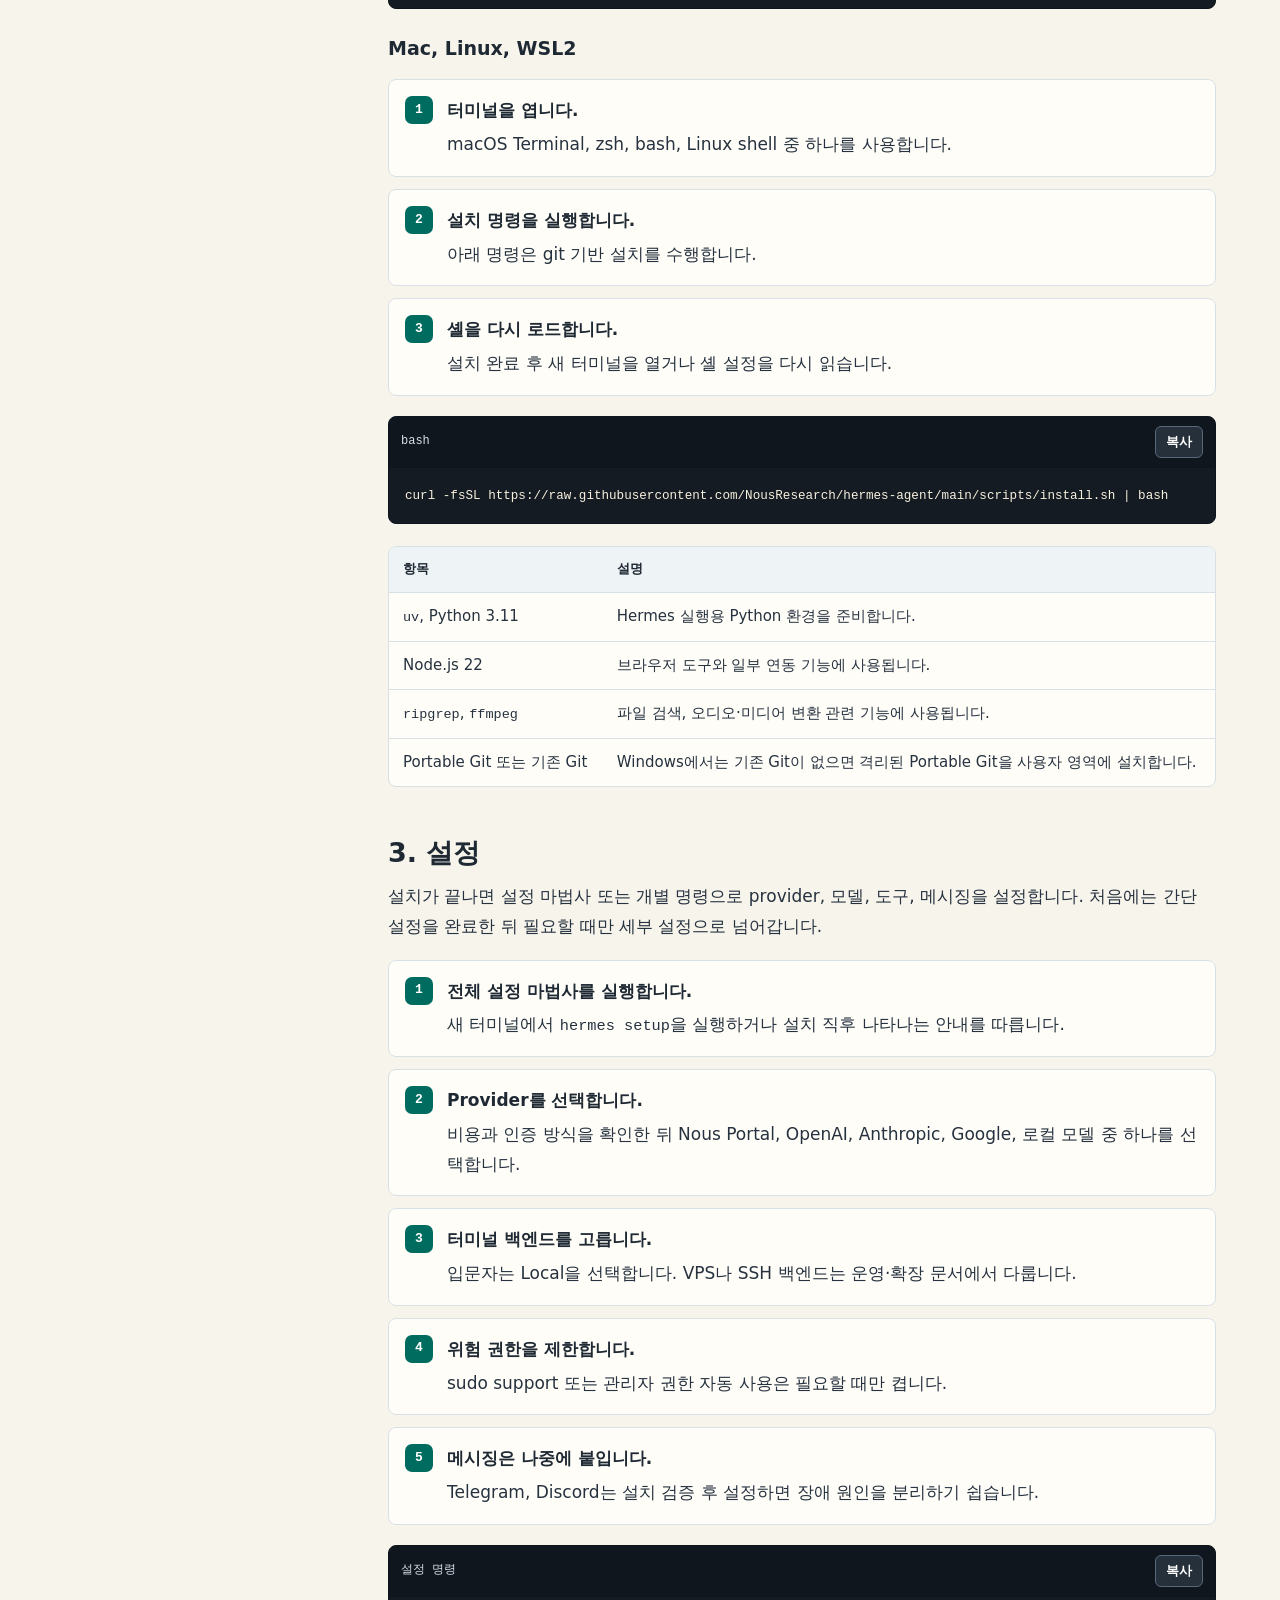
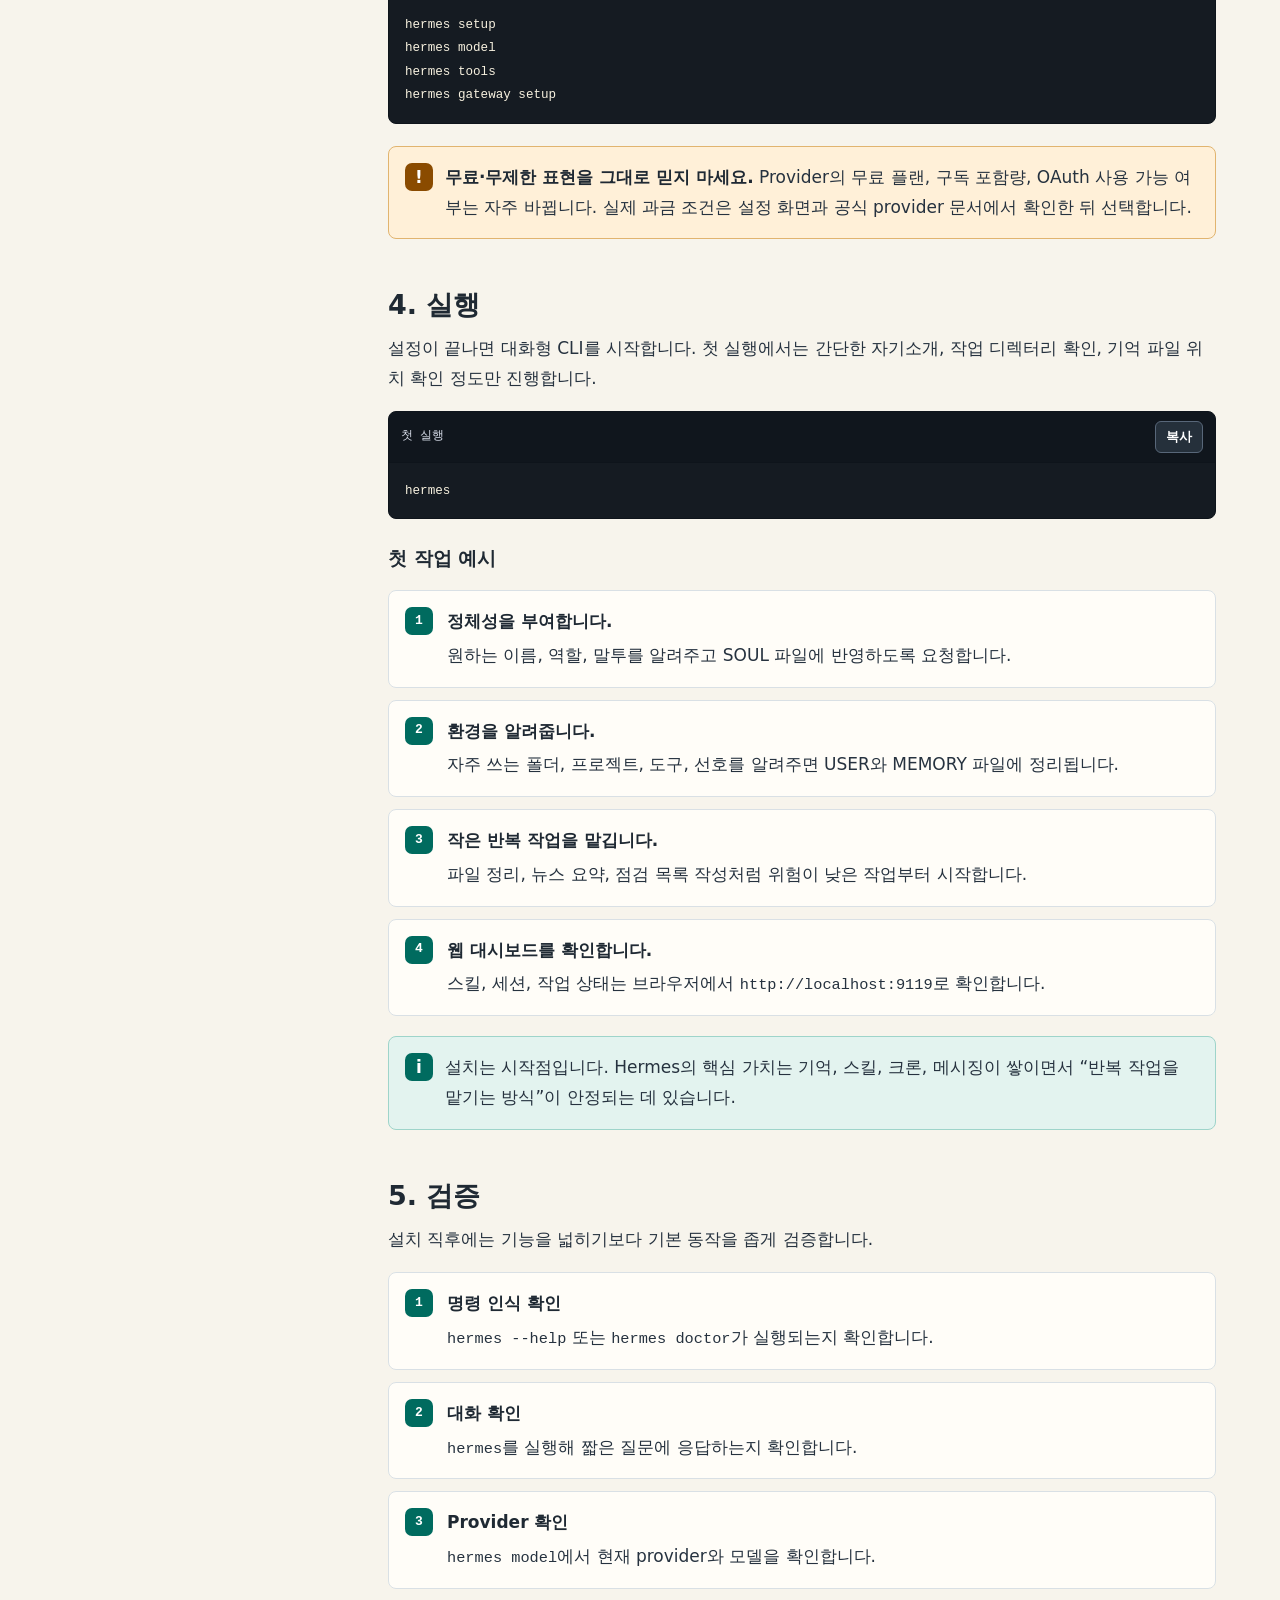
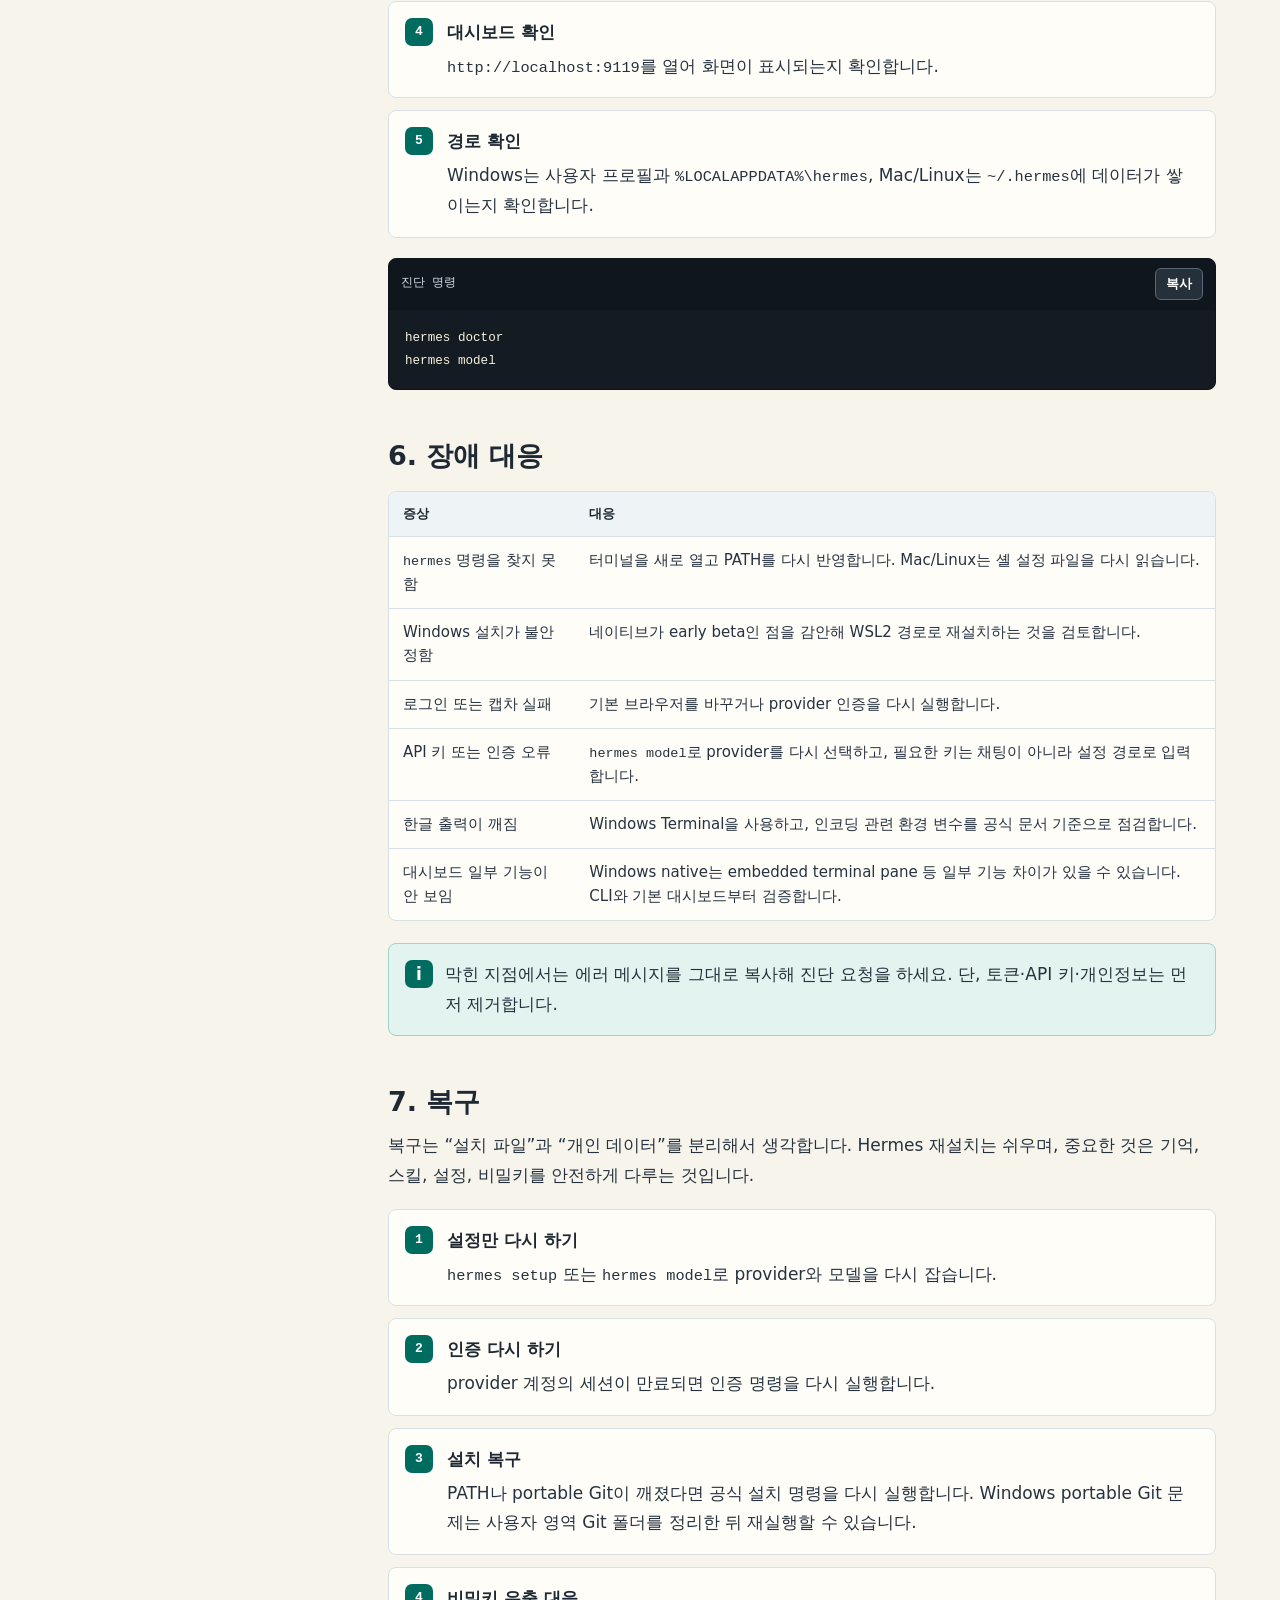
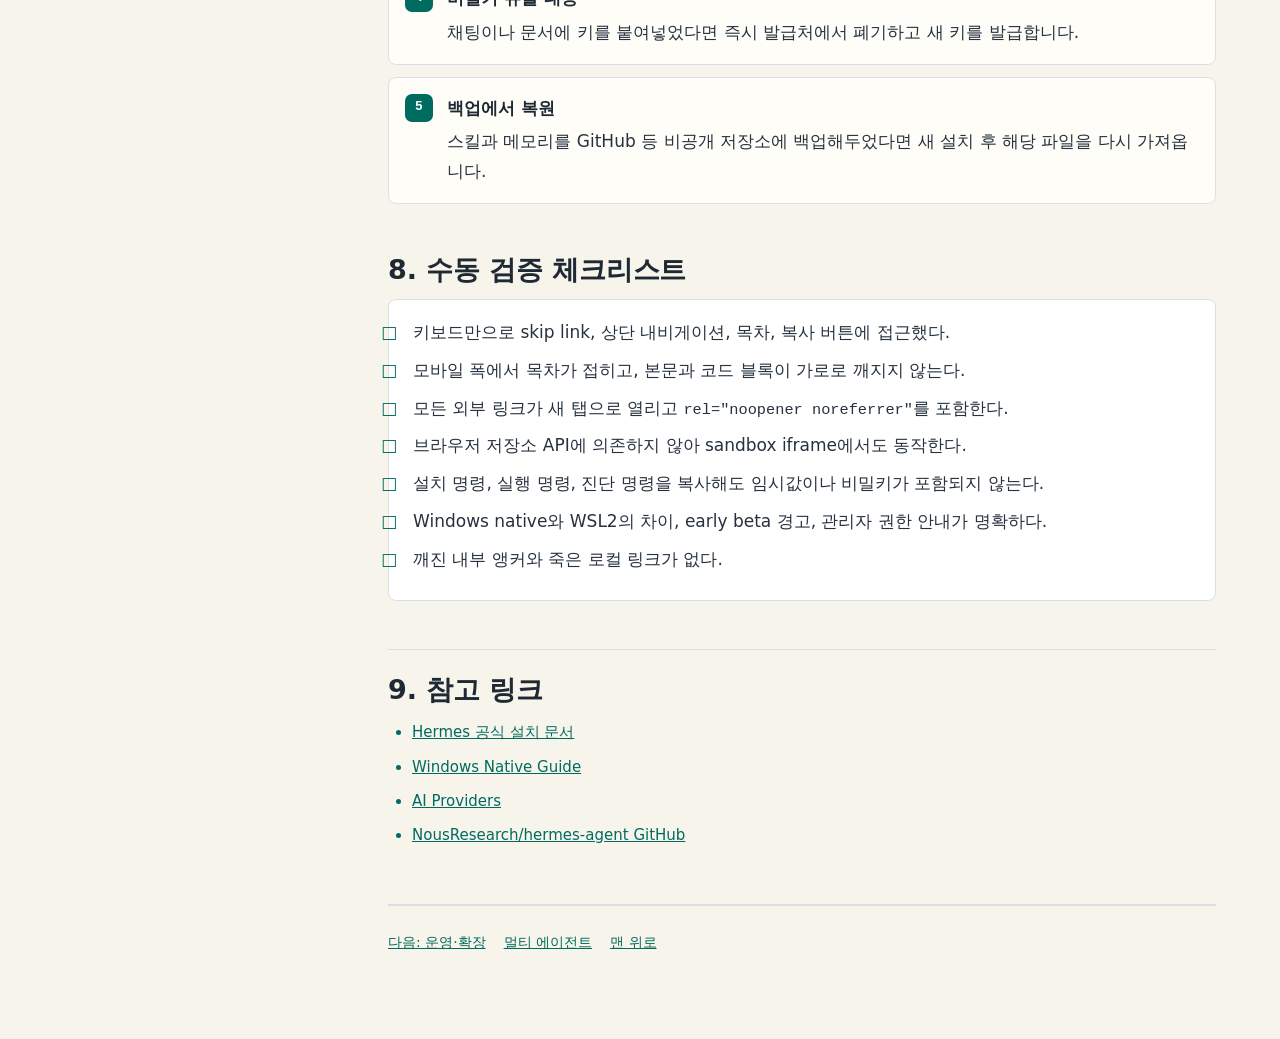
<file: install-guide.html>
<!DOCTYPE html>
<html lang="ko">
<head>
  <meta charset="UTF-8">
  <meta name="viewport" content="width=device-width, initial-scale=1.0">
  <title>Hermes 매뉴얼 사이트 | 로컬 설치와 첫 실행</title>
  <link rel="stylesheet" href="assets/hermes-manual.css">
</head>
<body>

<style>
.hubnav{position:sticky;top:0;z-index:99999;background:#0f2330;color:#f5f7f6;border-bottom:1px solid rgba(255,255,255,.08);box-shadow:0 2px 12px rgba(0,0,0,.18);font-family:"Pretendard",-apple-system,BlinkMacSystemFont,"Apple SD Gothic Neo","Noto Sans KR",sans-serif}
.hubnav *{box-sizing:border-box}
.hubnav__in{max-width:1120px;margin:0 auto;padding:9px 20px;display:flex;align-items:center;gap:16px;flex-wrap:wrap}
.hubnav__home{display:flex;align-items:center;gap:7px;font-weight:800;color:#f1c46a;text-decoration:none;font-size:15px;white-space:nowrap}
.hubnav__home:hover{color:#fff}
.hubnav__links{display:flex;gap:5px;flex-wrap:wrap;margin-left:auto}
.hubnav__links a{color:#cfe3e2;text-decoration:none;font-size:13px;padding:5px 11px;border-radius:999px;white-space:nowrap;transition:background .15s,color .15s;line-height:1.4}
.hubnav__links a:hover{background:rgba(255,255,255,.09);color:#fff}
.hubnav__links a.is-active{background:#089aa2;color:#fff;font-weight:700}
@media(max-width:680px){.hubnav__in{padding:8px 14px;gap:10px}.hubnav__links a{font-size:12px;padding:4px 9px}}
</style>
<nav class="hubnav" aria-label="헤르메스 교재 통합 메뉴"><div class="hubnav__in"><a class="hubnav__home" href="index.html">⬡ 헤르메스 교재</a><div class="hubnav__links"><a href="curriculum.html">교육 교재</a><a href="handbook.html">완전 활용 핸드북</a><a href="install-guide.html" class="is-active">로컬 설치</a><a href="advanced-guide.html">운영·확장</a><a href="multiagent-guide.html">멀티 에이전트</a><a href="telegram-handson.html">텔레그램 핸즈온</a></div></div></nav>

  <a class="skip-link" href="#main">본문으로 건너뛰기</a>
  <div class="progress" data-progress aria-hidden="true"></div>

  <header class="site-header">
    <nav class="global-nav" aria-label="Hermes 매뉴얼 사이트">
      <a class="site-title" href="hermes-install-guide.html"><span>H</span>Hermes Manual</a>
      <ul>
        <li><a href="hermes-install-guide.html" aria-current="page">로컬 설치</a></li>
        <li><a href="hermes-advanced-guide.html">운영·확장</a></li>
        <li><a href="hermes-multiagent-guide.html">멀티 에이전트</a></li>
      </ul>
    </nav>
  </header>

  <div class="layout">
    <aside class="toc" aria-label="이 문서 목차">
      <h2>문서 목차</h2>
      <ol>
        <li><a href="#prerequisites"><span class="n">01</span><span>사전조건</span></a></li>
        <li><a href="#install"><span class="n">02</span><span>설치</span></a></li>
        <li><a href="#configure"><span class="n">03</span><span>설정</span></a></li>
        <li><a href="#run"><span class="n">04</span><span>실행</span></a></li>
        <li><a href="#verify"><span class="n">05</span><span>검증</span></a></li>
        <li><a href="#troubleshoot"><span class="n">06</span><span>장애 대응</span></a></li>
        <li><a href="#recover"><span class="n">07</span><span>복구</span></a></li>
        <li><a href="#checklist"><span class="n">08</span><span>수동 검증 체크리스트</span></a></li>
        <li><a href="#references"><span class="n">09</span><span>참고 링크</span></a></li>
      </ol>
    </aside>

    <main id="main" tabindex="-1">
      <article class="doc">
        <header class="hero">
          <p class="eyebrow">로컬 설치 절차</p>
          <h1>Hermes Agent 설치와 첫 실행</h1>
          <p class="lede">Windows, Mac, Linux에서 Hermes를 설치하고 첫 대화를 시작하기 위한 절차형 매뉴얼입니다. 기존 강의 핵심은 유지하되 공식 문서와 충돌하는 비용·권한 표현은 안전하게 정리했습니다.</p>
          <div class="meta" aria-label="문서 요약">
            <div><strong>대상</strong>처음 설치하는 사용자</div>
            <div><strong>환경</strong>Windows native, WSL2, macOS, Linux</div>
            <div><strong>결과</strong><code>hermes</code> 실행과 기본 검증</div>
          </div>
        </header>

        <details class="mobile-toc">
          <summary>문서 목차 펼치기</summary>
          <nav aria-label="모바일 문서 목차">
            <a href="#prerequisites">01 사전조건</a>
            <a href="#install">02 설치</a>
            <a href="#configure">03 설정</a>
            <a href="#run">04 실행</a>
            <a href="#verify">05 검증</a>
            <a href="#troubleshoot">06 장애 대응</a>
            <a href="#recover">07 복구</a>
            <a href="#checklist">08 수동 검증 체크리스트</a>
            <a href="#references">09 참고 링크</a>
          </nav>
        </details>

        <section id="prerequisites" aria-labelledby="prerequisites-title">
          <h2 id="prerequisites-title">1. 사전조건</h2>
          <p>Hermes 설치 프로그램은 필요한 런타임 대부분을 자동으로 준비합니다. 사용자는 터미널, 브라우저 로그인, 모델 provider 선택지만 준비하면 됩니다.</p>
          <ul>
            <li><strong>Windows</strong>: PowerShell 또는 Windows Terminal. 네이티브 설치는 early beta이며, 더 안정적인 경로가 필요하면 WSL2를 사용합니다.</li>
            <li><strong>Mac / Linux / WSL2</strong>: 기본 터미널과 네트워크 연결.</li>
            <li><strong>브라우저 로그인</strong>: Nous Portal, OpenAI, Anthropic, Google 등 사용할 provider 계정.</li>
            <li><strong>비밀키 관리 원칙</strong>: API 키는 채팅창이나 문서에 쓰지 않습니다. 설정 마법사나 전용 config 명령을 사용합니다.</li>
          </ul>
          <div class="callout tip">
            <div class="icon" aria-hidden="true">i</div>
            <div>
              <p><strong>관리자 권한은 기본값이 아닙니다.</strong> Windows 네이티브 설치는 사용자 영역에 설치되며 공식 문서 기준으로 관리자 권한이 필요하지 않습니다. 권한 오류가 날 때만 별도로 점검하세요.</p>
            </div>
          </div>
        </section>

        <section id="install" aria-labelledby="install-title">
          <h2 id="install-title">2. 설치</h2>
          <p>운영체제에 맞는 한 줄 설치 명령을 실행합니다. Windows native와 WSL2 설치는 데이터 위치가 다르므로 서로 충돌하지 않습니다.</p>

          <h3>Windows native: PowerShell</h3>
          <ol class="procedure">
            <li><strong>PowerShell을 엽니다.</strong> 시작 메뉴에서 PowerShell 또는 Windows Terminal을 실행합니다.</li>
            <li><strong>설치 명령을 실행합니다.</strong> 아래 명령을 붙여넣고 <kbd>Enter</kbd>를 누릅니다.</li>
            <li><strong>새 터미널을 엽니다.</strong> 설치 후 PATH 반영을 위해 PowerShell 창을 새로 엽니다.</li>
          </ol>
          <div class="code">
            <div class="code-head"><span>PowerShell</span><button class="copy" type="button" aria-label="Windows 설치 명령 복사">복사</button></div>
            <pre><code>iex (irm https://raw.githubusercontent.com/NousResearch/hermes-agent/main/scripts/install.ps1)</code></pre>
          </div>

          <h3>Mac, Linux, WSL2</h3>
          <ol class="procedure">
            <li><strong>터미널을 엽니다.</strong> macOS Terminal, zsh, bash, Linux shell 중 하나를 사용합니다.</li>
            <li><strong>설치 명령을 실행합니다.</strong> 아래 명령은 git 기반 설치를 수행합니다.</li>
            <li><strong>셸을 다시 로드합니다.</strong> 설치 완료 후 새 터미널을 열거나 셸 설정을 다시 읽습니다.</li>
          </ol>
          <div class="code">
            <div class="code-head"><span>bash</span><button class="copy" type="button" aria-label="Mac Linux 설치 명령 복사">복사</button></div>
            <pre><code>curl -fsSL https://raw.githubusercontent.com/NousResearch/hermes-agent/main/scripts/install.sh | bash</code></pre>
          </div>

          <div class="table-wrap" role="region" aria-label="설치 프로그램이 준비하는 항목">
            <table>
              <thead>
                <tr><th>항목</th><th>설명</th></tr>
              </thead>
              <tbody>
                <tr><td><code>uv</code>, Python 3.11</td><td>Hermes 실행용 Python 환경을 준비합니다.</td></tr>
                <tr><td>Node.js 22</td><td>브라우저 도구와 일부 연동 기능에 사용됩니다.</td></tr>
                <tr><td><code>ripgrep</code>, <code>ffmpeg</code></td><td>파일 검색, 오디오·미디어 변환 관련 기능에 사용됩니다.</td></tr>
                <tr><td>Portable Git 또는 기존 Git</td><td>Windows에서는 기존 Git이 없으면 격리된 Portable Git을 사용자 영역에 설치합니다.</td></tr>
              </tbody>
            </table>
          </div>
        </section>

        <section id="configure" aria-labelledby="configure-title">
          <h2 id="configure-title">3. 설정</h2>
          <p>설치가 끝나면 설정 마법사 또는 개별 명령으로 provider, 모델, 도구, 메시징을 설정합니다. 처음에는 간단 설정을 완료한 뒤 필요할 때만 세부 설정으로 넘어갑니다.</p>

          <ol class="procedure">
            <li><strong>전체 설정 마법사를 실행합니다.</strong> 새 터미널에서 <code>hermes setup</code>을 실행하거나 설치 직후 나타나는 안내를 따릅니다.</li>
            <li><strong>Provider를 선택합니다.</strong> 비용과 인증 방식을 확인한 뒤 Nous Portal, OpenAI, Anthropic, Google, 로컬 모델 중 하나를 선택합니다.</li>
            <li><strong>터미널 백엔드를 고릅니다.</strong> 입문자는 Local을 선택합니다. VPS나 SSH 백엔드는 운영·확장 문서에서 다룹니다.</li>
            <li><strong>위험 권한을 제한합니다.</strong> sudo support 또는 관리자 권한 자동 사용은 필요할 때만 켭니다.</li>
            <li><strong>메시징은 나중에 붙입니다.</strong> Telegram, Discord는 설치 검증 후 설정하면 장애 원인을 분리하기 쉽습니다.</li>
          </ol>

          <div class="code">
            <div class="code-head"><span>설정 명령</span><button class="copy" type="button" aria-label="Hermes 설정 명령 복사">복사</button></div>
            <pre><code>hermes setup
hermes model
hermes tools
hermes gateway setup</code></pre>
          </div>

          <div class="callout warn">
            <div class="icon" aria-hidden="true">!</div>
            <div>
              <p><strong>무료·무제한 표현을 그대로 믿지 마세요.</strong> Provider의 무료 플랜, 구독 포함량, OAuth 사용 가능 여부는 자주 바뀝니다. 실제 과금 조건은 설정 화면과 공식 provider 문서에서 확인한 뒤 선택합니다.</p>
            </div>
          </div>
        </section>

        <section id="run" aria-labelledby="run-title">
          <h2 id="run-title">4. 실행</h2>
          <p>설정이 끝나면 대화형 CLI를 시작합니다. 첫 실행에서는 간단한 자기소개, 작업 디렉터리 확인, 기억 파일 위치 확인 정도만 진행합니다.</p>
          <div class="code">
            <div class="code-head"><span>첫 실행</span><button class="copy" type="button" aria-label="Hermes 실행 명령 복사">복사</button></div>
            <pre><code>hermes</code></pre>
          </div>

          <h3>첫 작업 예시</h3>
          <ol class="procedure">
            <li><strong>정체성을 부여합니다.</strong> 원하는 이름, 역할, 말투를 알려주고 SOUL 파일에 반영하도록 요청합니다.</li>
            <li><strong>환경을 알려줍니다.</strong> 자주 쓰는 폴더, 프로젝트, 도구, 선호를 알려주면 USER와 MEMORY 파일에 정리됩니다.</li>
            <li><strong>작은 반복 작업을 맡깁니다.</strong> 파일 정리, 뉴스 요약, 점검 목록 작성처럼 위험이 낮은 작업부터 시작합니다.</li>
            <li><strong>웹 대시보드를 확인합니다.</strong> 스킬, 세션, 작업 상태는 브라우저에서 <code>http://localhost:9119</code>로 확인합니다.</li>
          </ol>

          <div class="callout tip">
            <div class="icon" aria-hidden="true">i</div>
            <div>
              <p>설치는 시작점입니다. Hermes의 핵심 가치는 기억, 스킬, 크론, 메시징이 쌓이면서 “반복 작업을 맡기는 방식”이 안정되는 데 있습니다.</p>
            </div>
          </div>
        </section>

        <section id="verify" aria-labelledby="verify-title">
          <h2 id="verify-title">5. 검증</h2>
          <p>설치 직후에는 기능을 넓히기보다 기본 동작을 좁게 검증합니다.</p>
          <ol class="procedure">
            <li><strong>명령 인식 확인</strong><code>hermes --help</code> 또는 <code>hermes doctor</code>가 실행되는지 확인합니다.</li>
            <li><strong>대화 확인</strong><code>hermes</code>를 실행해 짧은 질문에 응답하는지 확인합니다.</li>
            <li><strong>Provider 확인</strong><code>hermes model</code>에서 현재 provider와 모델을 확인합니다.</li>
            <li><strong>대시보드 확인</strong><code>http://localhost:9119</code>를 열어 화면이 표시되는지 확인합니다.</li>
            <li><strong>경로 확인</strong>Windows는 사용자 프로필과 <code>%LOCALAPPDATA%\hermes</code>, Mac/Linux는 <code>~/.hermes</code>에 데이터가 쌓이는지 확인합니다.</li>
          </ol>
          <div class="code">
            <div class="code-head"><span>진단 명령</span><button class="copy" type="button" aria-label="Hermes 진단 명령 복사">복사</button></div>
            <pre><code>hermes doctor
hermes model</code></pre>
          </div>
        </section>

        <section id="troubleshoot" aria-labelledby="troubleshoot-title">
          <h2 id="troubleshoot-title">6. 장애 대응</h2>
          <div class="table-wrap" role="region" aria-label="설치 장애 대응 표">
            <table>
              <thead>
                <tr><th>증상</th><th>대응</th></tr>
              </thead>
              <tbody>
                <tr><td><code>hermes</code> 명령을 찾지 못함</td><td>터미널을 새로 열고 PATH를 다시 반영합니다. Mac/Linux는 셸 설정 파일을 다시 읽습니다.</td></tr>
                <tr><td>Windows 설치가 불안정함</td><td>네이티브가 early beta인 점을 감안해 WSL2 경로로 재설치하는 것을 검토합니다.</td></tr>
                <tr><td>로그인 또는 캡차 실패</td><td>기본 브라우저를 바꾸거나 provider 인증을 다시 실행합니다.</td></tr>
                <tr><td>API 키 또는 인증 오류</td><td><code>hermes model</code>로 provider를 다시 선택하고, 필요한 키는 채팅이 아니라 설정 경로로 입력합니다.</td></tr>
                <tr><td>한글 출력이 깨짐</td><td>Windows Terminal을 사용하고, 인코딩 관련 환경 변수를 공식 문서 기준으로 점검합니다.</td></tr>
                <tr><td>대시보드 일부 기능이 안 보임</td><td>Windows native는 embedded terminal pane 등 일부 기능 차이가 있을 수 있습니다. CLI와 기본 대시보드부터 검증합니다.</td></tr>
              </tbody>
            </table>
          </div>
          <div class="callout tip">
            <div class="icon" aria-hidden="true">i</div>
            <div>
              <p>막힌 지점에서는 에러 메시지를 그대로 복사해 진단 요청을 하세요. 단, 토큰·API 키·개인정보는 먼저 제거합니다.</p>
            </div>
          </div>
        </section>

        <section id="recover" aria-labelledby="recover-title">
          <h2 id="recover-title">7. 복구</h2>
          <p>복구는 “설치 파일”과 “개인 데이터”를 분리해서 생각합니다. Hermes 재설치는 쉬우며, 중요한 것은 기억, 스킬, 설정, 비밀키를 안전하게 다루는 것입니다.</p>
          <ol class="procedure">
            <li><strong>설정만 다시 하기</strong><code>hermes setup</code> 또는 <code>hermes model</code>로 provider와 모델을 다시 잡습니다.</li>
            <li><strong>인증 다시 하기</strong>provider 계정의 세션이 만료되면 인증 명령을 다시 실행합니다.</li>
            <li><strong>설치 복구</strong>PATH나 portable Git이 깨졌다면 공식 설치 명령을 다시 실행합니다. Windows portable Git 문제는 사용자 영역 Git 폴더를 정리한 뒤 재실행할 수 있습니다.</li>
            <li><strong>비밀키 유출 대응</strong>채팅이나 문서에 키를 붙여넣었다면 즉시 발급처에서 폐기하고 새 키를 발급합니다.</li>
            <li><strong>백업에서 복원</strong>스킬과 메모리를 GitHub 등 비공개 저장소에 백업해두었다면 새 설치 후 해당 파일을 다시 가져옵니다.</li>
          </ol>
        </section>

        <section id="checklist" aria-labelledby="checklist-title">
          <h2 id="checklist-title">8. 수동 검증 체크리스트</h2>
          <ul class="checklist">
            <li>키보드만으로 skip link, 상단 내비게이션, 목차, 복사 버튼에 접근했다.</li>
            <li>모바일 폭에서 목차가 접히고, 본문과 코드 블록이 가로로 깨지지 않는다.</li>
            <li>모든 외부 링크가 새 탭으로 열리고 <code>rel="noopener noreferrer"</code>를 포함한다.</li>
            <li>브라우저 저장소 API에 의존하지 않아 sandbox iframe에서도 동작한다.</li>
            <li>설치 명령, 실행 명령, 진단 명령을 복사해도 임시값이나 비밀키가 포함되지 않는다.</li>
            <li>Windows native와 WSL2의 차이, early beta 경고, 관리자 권한 안내가 명확하다.</li>
            <li>깨진 내부 앵커와 죽은 로컬 링크가 없다.</li>
          </ul>
        </section>

        <section id="references" class="refs" aria-labelledby="references-title">
          <h2 id="references-title">9. 참고 링크</h2>
          <ul>
            <li><a href="https://hermes-agent.nousresearch.com/docs/getting-started/installation" target="_blank" rel="noopener noreferrer">Hermes 공식 설치 문서</a></li>
            <li><a href="https://hermes-agent.nousresearch.com/docs/user-guide/windows-native" target="_blank" rel="noopener noreferrer">Windows Native Guide</a></li>
            <li><a href="https://hermes-agent.nousresearch.com/docs/integrations/providers" target="_blank" rel="noopener noreferrer">AI Providers</a></li>
            <li><a href="https://github.com/NousResearch/hermes-agent" target="_blank" rel="noopener noreferrer">NousResearch/hermes-agent GitHub</a></li>
          </ul>
        </section>

        <footer class="site-footer">
          <nav aria-label="다음 문서">
            <a href="hermes-advanced-guide.html">다음: 운영·확장</a>
            <a href="hermes-multiagent-guide.html">멀티 에이전트</a>
            <a href="#main">맨 위로</a>
          </nav>
        </footer>
      </article>
    </main>
  </div>

  <script src="assets/hermes-manual.js"></script>
</body>
</html>
</file>
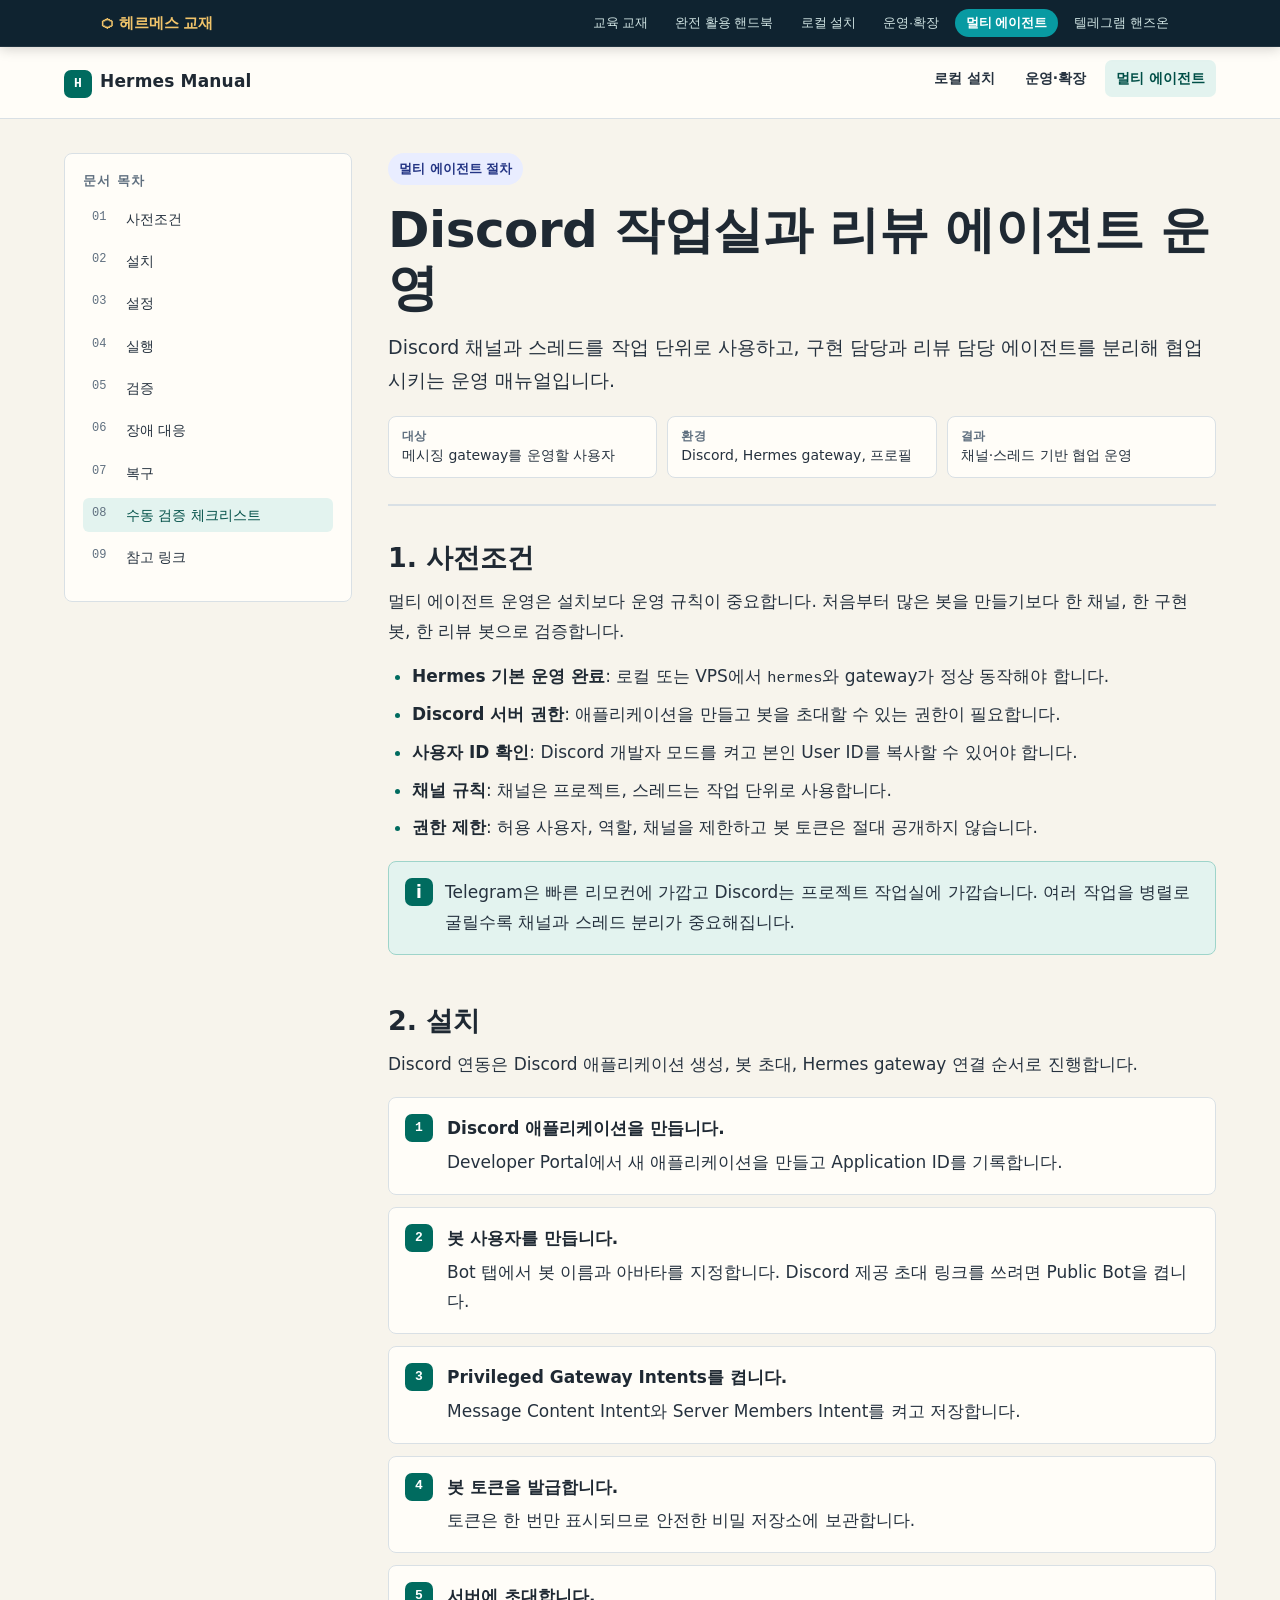
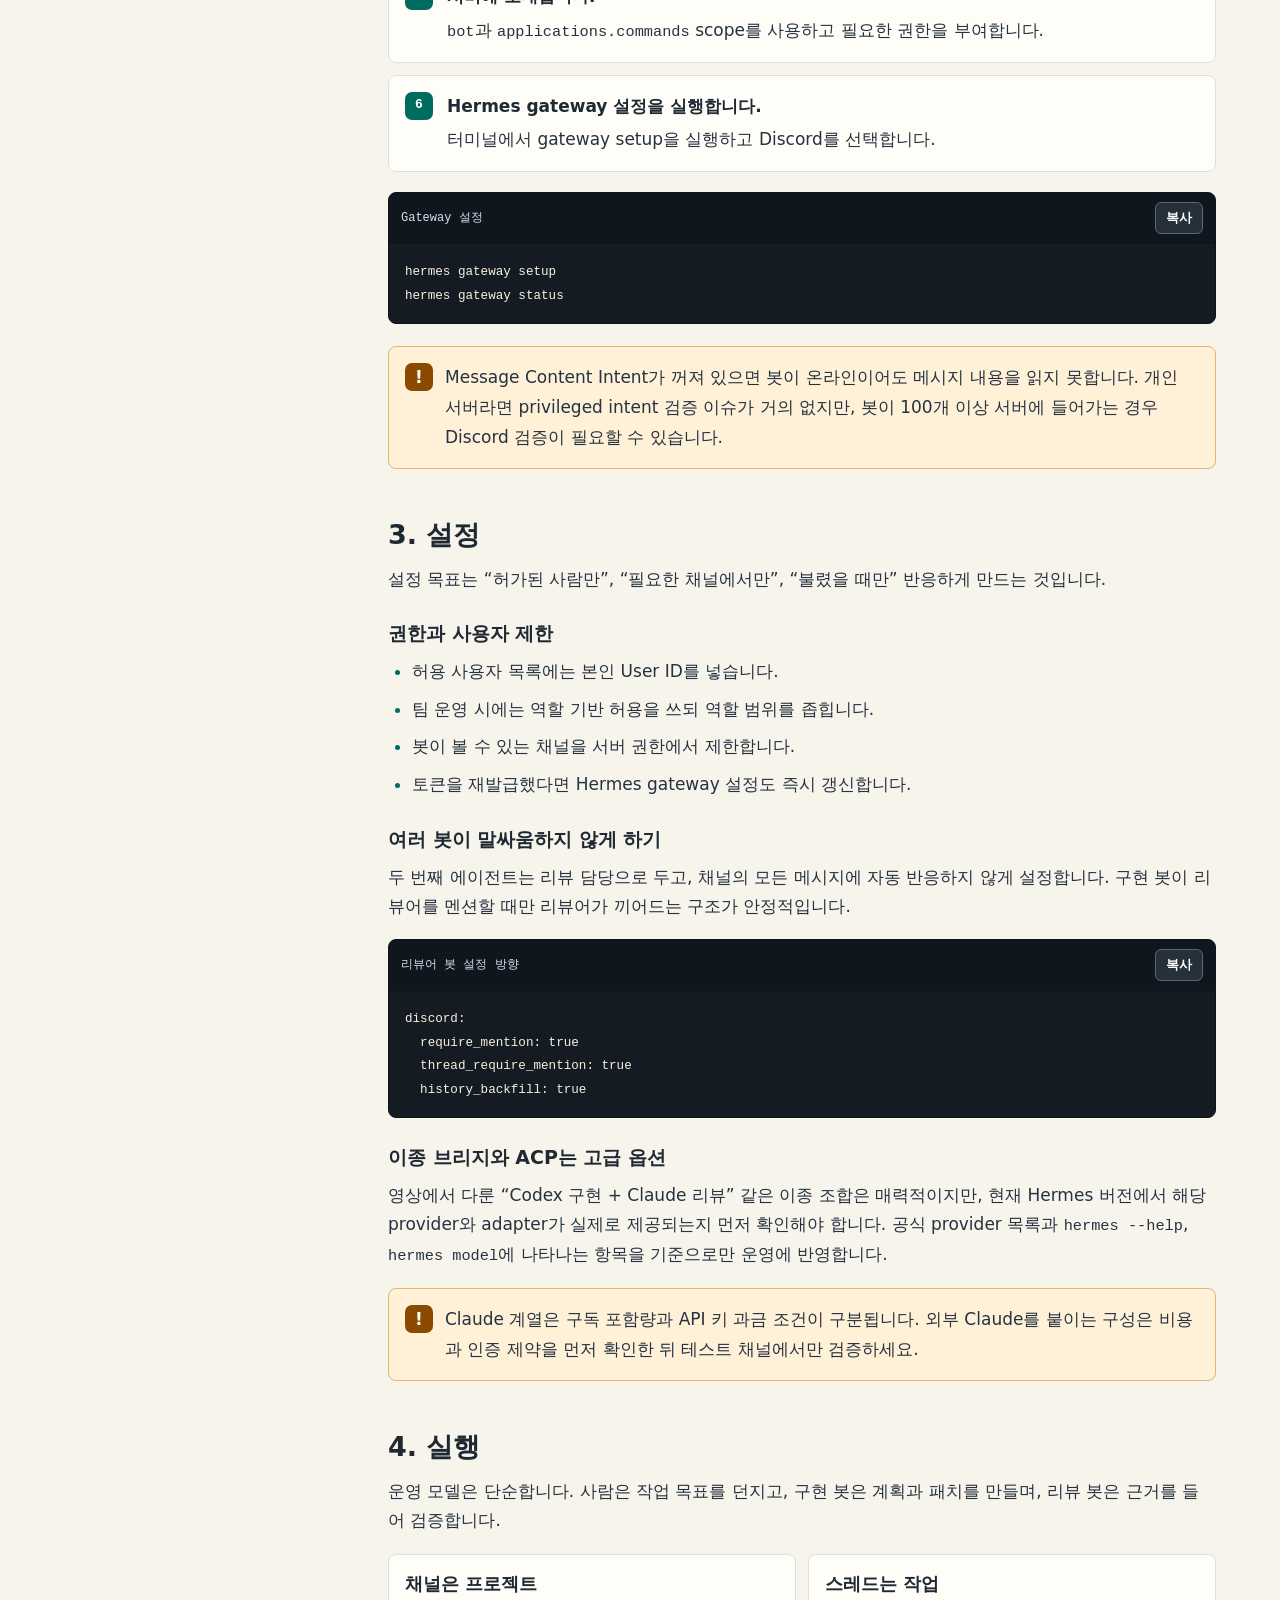
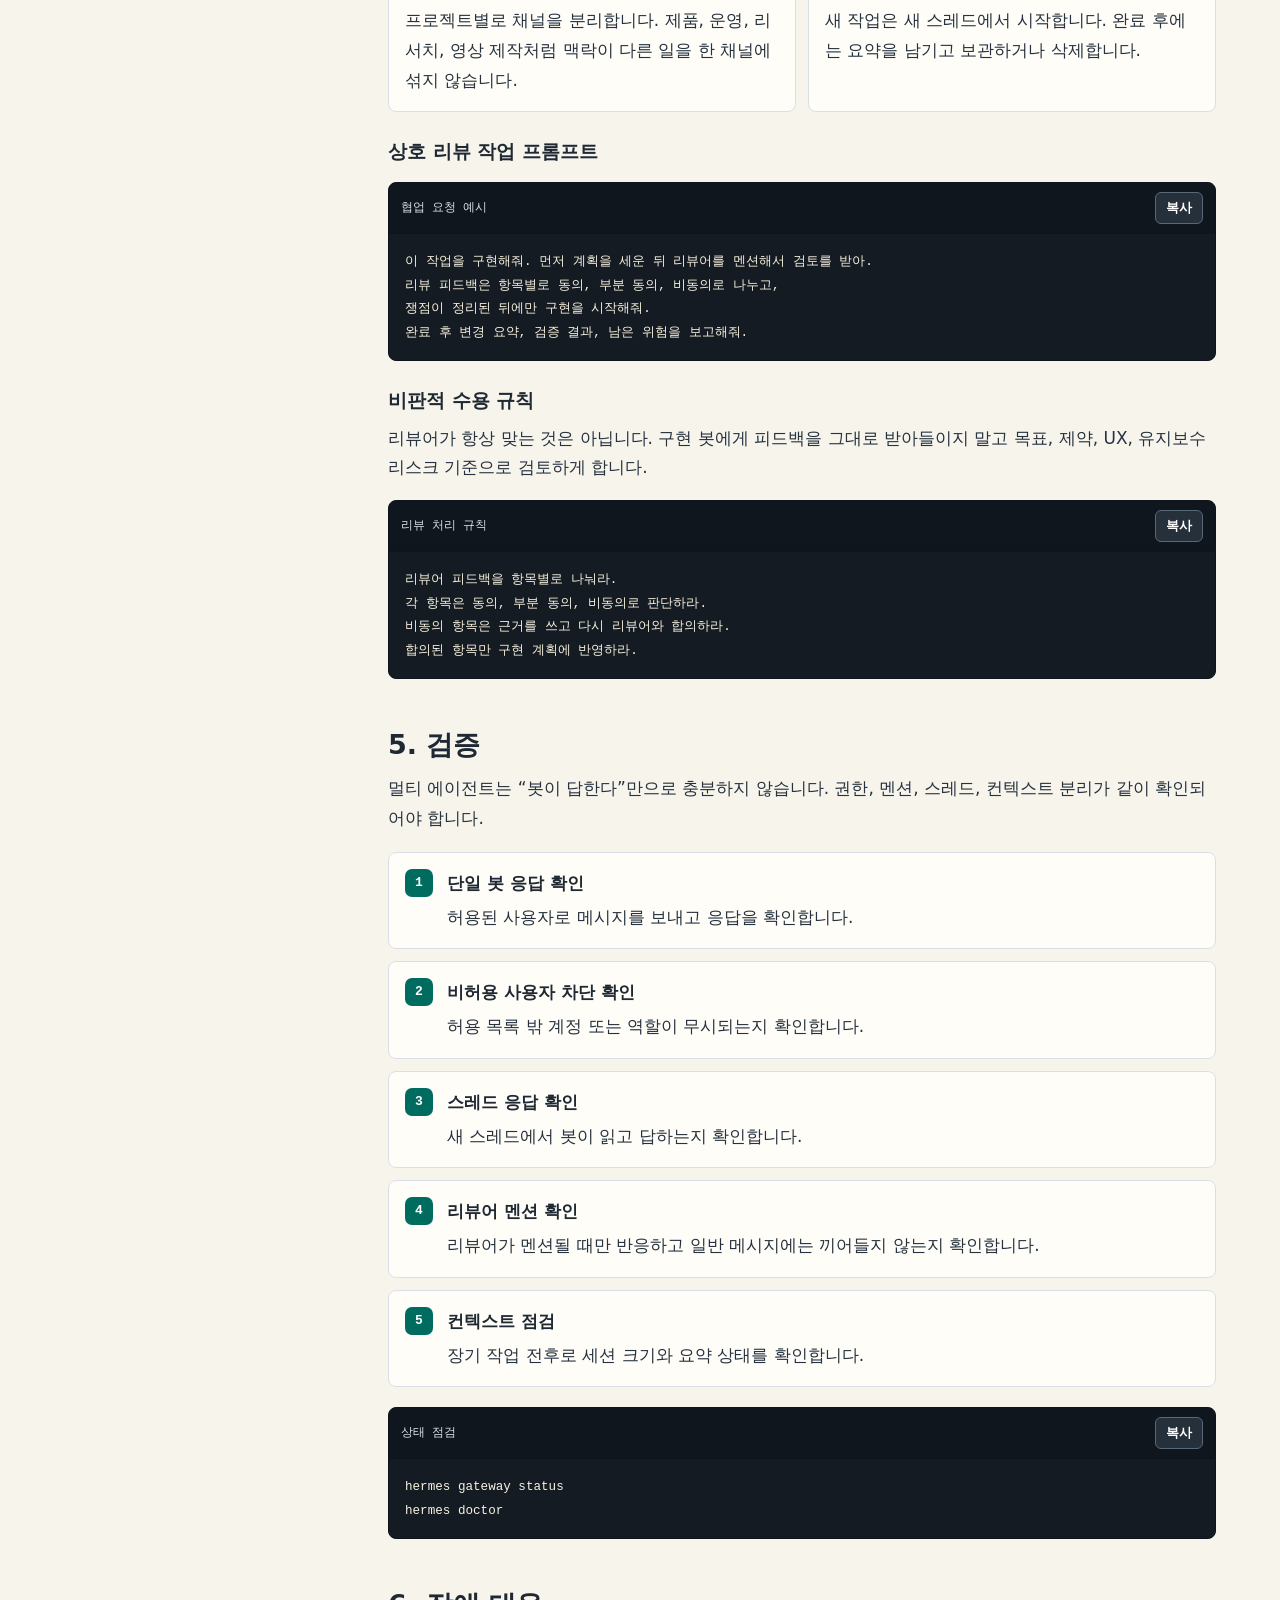
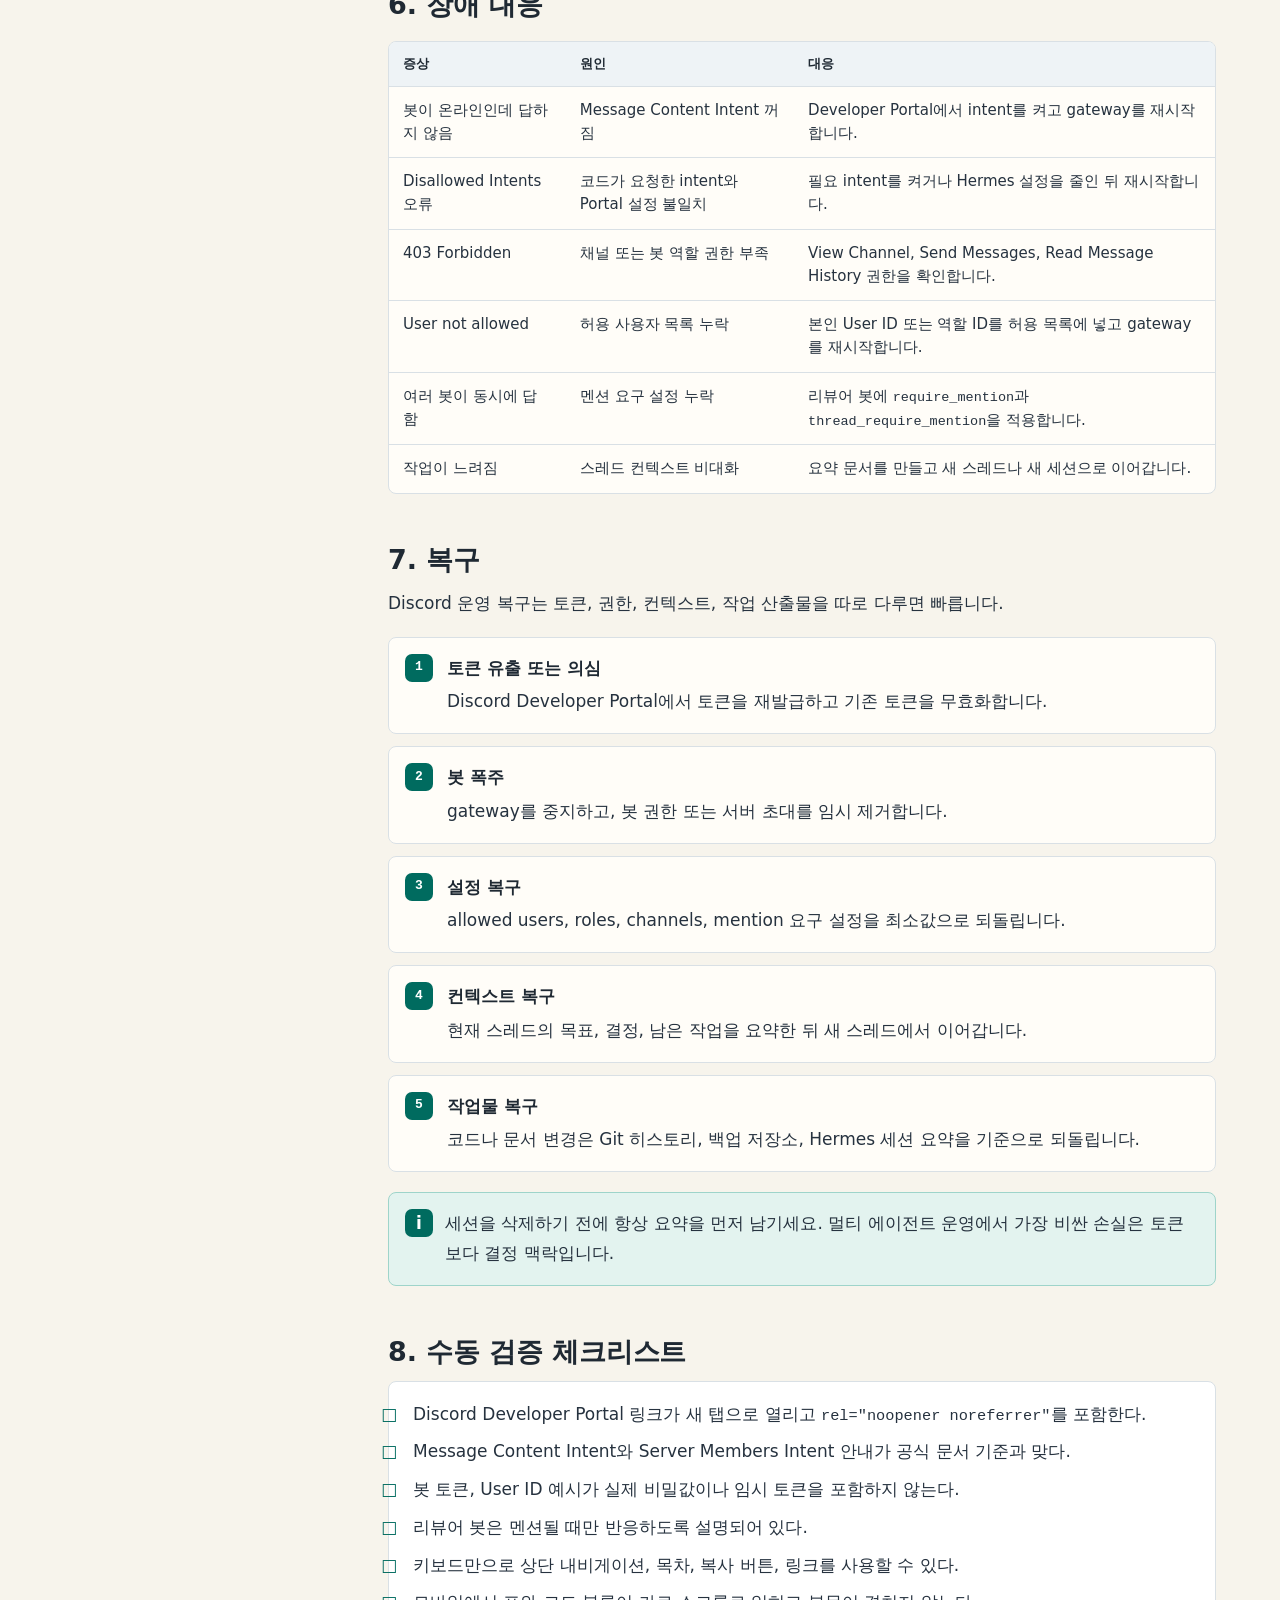
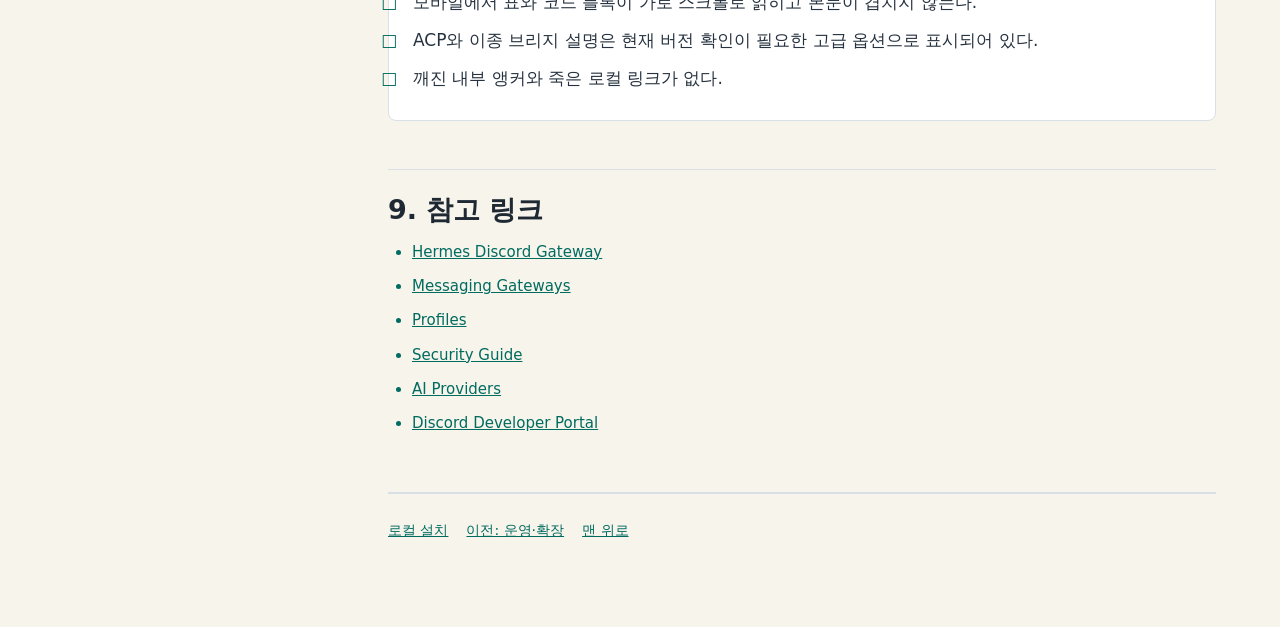
<file: multiagent-guide.html>
<!DOCTYPE html>
<html lang="ko">
<head>
  <meta charset="UTF-8">
  <meta name="viewport" content="width=device-width, initial-scale=1.0">
  <title>Hermes 매뉴얼 사이트 | 멀티 에이전트 운영</title>
  <link rel="stylesheet" href="assets/hermes-manual.css">
</head>
<body>

<style>
.hubnav{position:sticky;top:0;z-index:99999;background:#0f2330;color:#f5f7f6;border-bottom:1px solid rgba(255,255,255,.08);box-shadow:0 2px 12px rgba(0,0,0,.18);font-family:"Pretendard",-apple-system,BlinkMacSystemFont,"Apple SD Gothic Neo","Noto Sans KR",sans-serif}
.hubnav *{box-sizing:border-box}
.hubnav__in{max-width:1120px;margin:0 auto;padding:9px 20px;display:flex;align-items:center;gap:16px;flex-wrap:wrap}
.hubnav__home{display:flex;align-items:center;gap:7px;font-weight:800;color:#f1c46a;text-decoration:none;font-size:15px;white-space:nowrap}
.hubnav__home:hover{color:#fff}
.hubnav__links{display:flex;gap:5px;flex-wrap:wrap;margin-left:auto}
.hubnav__links a{color:#cfe3e2;text-decoration:none;font-size:13px;padding:5px 11px;border-radius:999px;white-space:nowrap;transition:background .15s,color .15s;line-height:1.4}
.hubnav__links a:hover{background:rgba(255,255,255,.09);color:#fff}
.hubnav__links a.is-active{background:#089aa2;color:#fff;font-weight:700}
@media(max-width:680px){.hubnav__in{padding:8px 14px;gap:10px}.hubnav__links a{font-size:12px;padding:4px 9px}}
</style>
<nav class="hubnav" aria-label="헤르메스 교재 통합 메뉴"><div class="hubnav__in"><a class="hubnav__home" href="index.html">⬡ 헤르메스 교재</a><div class="hubnav__links"><a href="curriculum.html">교육 교재</a><a href="handbook.html">완전 활용 핸드북</a><a href="install-guide.html">로컬 설치</a><a href="advanced-guide.html">운영·확장</a><a href="multiagent-guide.html" class="is-active">멀티 에이전트</a><a href="telegram-handson.html">텔레그램 핸즈온</a></div></div></nav>

  <a class="skip-link" href="#main">본문으로 건너뛰기</a>
  <div class="progress" data-progress aria-hidden="true"></div>

  <header class="site-header">
    <nav class="global-nav" aria-label="Hermes 매뉴얼 사이트">
      <a class="site-title" href="hermes-install-guide.html"><span>H</span>Hermes Manual</a>
      <ul>
        <li><a href="hermes-install-guide.html">로컬 설치</a></li>
        <li><a href="hermes-advanced-guide.html">운영·확장</a></li>
        <li><a href="hermes-multiagent-guide.html" aria-current="page">멀티 에이전트</a></li>
      </ul>
    </nav>
  </header>

  <div class="layout">
    <aside class="toc" aria-label="이 문서 목차">
      <h2>문서 목차</h2>
      <ol>
        <li><a href="#prerequisites"><span class="n">01</span><span>사전조건</span></a></li>
        <li><a href="#install"><span class="n">02</span><span>설치</span></a></li>
        <li><a href="#configure"><span class="n">03</span><span>설정</span></a></li>
        <li><a href="#run"><span class="n">04</span><span>실행</span></a></li>
        <li><a href="#verify"><span class="n">05</span><span>검증</span></a></li>
        <li><a href="#troubleshoot"><span class="n">06</span><span>장애 대응</span></a></li>
        <li><a href="#recover"><span class="n">07</span><span>복구</span></a></li>
        <li><a href="#checklist"><span class="n">08</span><span>수동 검증 체크리스트</span></a></li>
        <li><a href="#references"><span class="n">09</span><span>참고 링크</span></a></li>
      </ol>
    </aside>

    <main id="main" tabindex="-1">
      <article class="doc">
        <header class="hero">
          <p class="eyebrow">멀티 에이전트 절차</p>
          <h1>Discord 작업실과 리뷰 에이전트 운영</h1>
          <p class="lede">Discord 채널과 스레드를 작업 단위로 사용하고, 구현 담당과 리뷰 담당 에이전트를 분리해 협업시키는 운영 매뉴얼입니다.</p>
          <div class="meta" aria-label="문서 요약">
            <div><strong>대상</strong>메시징 gateway를 운영할 사용자</div>
            <div><strong>환경</strong>Discord, Hermes gateway, 프로필</div>
            <div><strong>결과</strong>채널·스레드 기반 협업 운영</div>
          </div>
        </header>

        <details class="mobile-toc">
          <summary>문서 목차 펼치기</summary>
          <nav aria-label="모바일 문서 목차">
            <a href="#prerequisites">01 사전조건</a>
            <a href="#install">02 설치</a>
            <a href="#configure">03 설정</a>
            <a href="#run">04 실행</a>
            <a href="#verify">05 검증</a>
            <a href="#troubleshoot">06 장애 대응</a>
            <a href="#recover">07 복구</a>
            <a href="#checklist">08 수동 검증 체크리스트</a>
            <a href="#references">09 참고 링크</a>
          </nav>
        </details>

        <section id="prerequisites" aria-labelledby="prerequisites-title">
          <h2 id="prerequisites-title">1. 사전조건</h2>
          <p>멀티 에이전트 운영은 설치보다 운영 규칙이 중요합니다. 처음부터 많은 봇을 만들기보다 한 채널, 한 구현 봇, 한 리뷰 봇으로 검증합니다.</p>
          <ul>
            <li><strong>Hermes 기본 운영 완료</strong>: 로컬 또는 VPS에서 <code>hermes</code>와 gateway가 정상 동작해야 합니다.</li>
            <li><strong>Discord 서버 권한</strong>: 애플리케이션을 만들고 봇을 초대할 수 있는 권한이 필요합니다.</li>
            <li><strong>사용자 ID 확인</strong>: Discord 개발자 모드를 켜고 본인 User ID를 복사할 수 있어야 합니다.</li>
            <li><strong>채널 규칙</strong>: 채널은 프로젝트, 스레드는 작업 단위로 사용합니다.</li>
            <li><strong>권한 제한</strong>: 허용 사용자, 역할, 채널을 제한하고 봇 토큰은 절대 공개하지 않습니다.</li>
          </ul>
          <div class="callout tip">
            <div class="icon" aria-hidden="true">i</div>
            <div>
              <p>Telegram은 빠른 리모컨에 가깝고 Discord는 프로젝트 작업실에 가깝습니다. 여러 작업을 병렬로 굴릴수록 채널과 스레드 분리가 중요해집니다.</p>
            </div>
          </div>
        </section>

        <section id="install" aria-labelledby="install-title">
          <h2 id="install-title">2. 설치</h2>
          <p>Discord 연동은 Discord 애플리케이션 생성, 봇 초대, Hermes gateway 연결 순서로 진행합니다.</p>

          <ol class="procedure">
            <li><strong>Discord 애플리케이션을 만듭니다.</strong> Developer Portal에서 새 애플리케이션을 만들고 Application ID를 기록합니다.</li>
            <li><strong>봇 사용자를 만듭니다.</strong> Bot 탭에서 봇 이름과 아바타를 지정합니다. Discord 제공 초대 링크를 쓰려면 Public Bot을 켭니다.</li>
            <li><strong>Privileged Gateway Intents를 켭니다.</strong> Message Content Intent와 Server Members Intent를 켜고 저장합니다.</li>
            <li><strong>봇 토큰을 발급합니다.</strong> 토큰은 한 번만 표시되므로 안전한 비밀 저장소에 보관합니다.</li>
            <li><strong>서버에 초대합니다.</strong> <code>bot</code>과 <code>applications.commands</code> scope를 사용하고 필요한 권한을 부여합니다.</li>
            <li><strong>Hermes gateway 설정을 실행합니다.</strong> 터미널에서 gateway setup을 실행하고 Discord를 선택합니다.</li>
          </ol>

          <div class="code">
            <div class="code-head"><span>Gateway 설정</span><button class="copy" type="button" aria-label="Discord gateway 설정 명령 복사">복사</button></div>
            <pre><code>hermes gateway setup
hermes gateway status</code></pre>
          </div>

          <div class="callout warn">
            <div class="icon" aria-hidden="true">!</div>
            <div>
              <p>Message Content Intent가 꺼져 있으면 봇이 온라인이어도 메시지 내용을 읽지 못합니다. 개인 서버라면 privileged intent 검증 이슈가 거의 없지만, 봇이 100개 이상 서버에 들어가는 경우 Discord 검증이 필요할 수 있습니다.</p>
            </div>
          </div>
        </section>

        <section id="configure" aria-labelledby="configure-title">
          <h2 id="configure-title">3. 설정</h2>
          <p>설정 목표는 “허가된 사람만”, “필요한 채널에서만”, “불렸을 때만” 반응하게 만드는 것입니다.</p>

          <h3>권한과 사용자 제한</h3>
          <ul>
            <li>허용 사용자 목록에는 본인 User ID를 넣습니다.</li>
            <li>팀 운영 시에는 역할 기반 허용을 쓰되 역할 범위를 좁힙니다.</li>
            <li>봇이 볼 수 있는 채널을 서버 권한에서 제한합니다.</li>
            <li>토큰을 재발급했다면 Hermes gateway 설정도 즉시 갱신합니다.</li>
          </ul>

          <h3>여러 봇이 말싸움하지 않게 하기</h3>
          <p>두 번째 에이전트는 리뷰 담당으로 두고, 채널의 모든 메시지에 자동 반응하지 않게 설정합니다. 구현 봇이 리뷰어를 멘션할 때만 리뷰어가 끼어드는 구조가 안정적입니다.</p>
          <div class="code">
            <div class="code-head"><span>리뷰어 봇 설정 방향</span><button class="copy" type="button" aria-label="리뷰어 봇 설정 방향 복사">복사</button></div>
            <pre><code>discord:
  require_mention: true
  thread_require_mention: true
  history_backfill: true</code></pre>
          </div>

          <h3>이종 브리지와 ACP는 고급 옵션</h3>
          <p>영상에서 다룬 “Codex 구현 + Claude 리뷰” 같은 이종 조합은 매력적이지만, 현재 Hermes 버전에서 해당 provider와 adapter가 실제로 제공되는지 먼저 확인해야 합니다. 공식 provider 목록과 <code>hermes --help</code>, <code>hermes model</code>에 나타나는 항목을 기준으로만 운영에 반영합니다.</p>
          <div class="callout warn">
            <div class="icon" aria-hidden="true">!</div>
            <div>
              <p>Claude 계열은 구독 포함량과 API 키 과금 조건이 구분됩니다. 외부 Claude를 붙이는 구성은 비용과 인증 제약을 먼저 확인한 뒤 테스트 채널에서만 검증하세요.</p>
            </div>
          </div>
        </section>

        <section id="run" aria-labelledby="run-title">
          <h2 id="run-title">4. 실행</h2>
          <p>운영 모델은 단순합니다. 사람은 작업 목표를 던지고, 구현 봇은 계획과 패치를 만들며, 리뷰 봇은 근거를 들어 검증합니다.</p>

          <div class="cards">
            <div class="card">
              <h3>채널은 프로젝트</h3>
              <p>프로젝트별로 채널을 분리합니다. 제품, 운영, 리서치, 영상 제작처럼 맥락이 다른 일을 한 채널에 섞지 않습니다.</p>
            </div>
            <div class="card">
              <h3>스레드는 작업</h3>
              <p>새 작업은 새 스레드에서 시작합니다. 완료 후에는 요약을 남기고 보관하거나 삭제합니다.</p>
            </div>
          </div>

          <h3>상호 리뷰 작업 프롬프트</h3>
          <div class="code">
            <div class="code-head"><span>협업 요청 예시</span><button class="copy" type="button" aria-label="협업 요청 예시 복사">복사</button></div>
            <pre><code>이 작업을 구현해줘. 먼저 계획을 세운 뒤 리뷰어를 멘션해서 검토를 받아.
리뷰 피드백은 항목별로 동의, 부분 동의, 비동의로 나누고,
쟁점이 정리된 뒤에만 구현을 시작해줘.
완료 후 변경 요약, 검증 결과, 남은 위험을 보고해줘.</code></pre>
          </div>

          <h3>비판적 수용 규칙</h3>
          <p>리뷰어가 항상 맞는 것은 아닙니다. 구현 봇에게 피드백을 그대로 받아들이지 말고 목표, 제약, UX, 유지보수 리스크 기준으로 검토하게 합니다.</p>
          <div class="code">
            <div class="code-head"><span>리뷰 처리 규칙</span><button class="copy" type="button" aria-label="리뷰 처리 규칙 복사">복사</button></div>
            <pre><code>리뷰어 피드백을 항목별로 나눠라.
각 항목은 동의, 부분 동의, 비동의로 판단하라.
비동의 항목은 근거를 쓰고 다시 리뷰어와 합의하라.
합의된 항목만 구현 계획에 반영하라.</code></pre>
          </div>
        </section>

        <section id="verify" aria-labelledby="verify-title">
          <h2 id="verify-title">5. 검증</h2>
          <p>멀티 에이전트는 “봇이 답한다”만으로 충분하지 않습니다. 권한, 멘션, 스레드, 컨텍스트 분리가 같이 확인되어야 합니다.</p>
          <ol class="procedure">
            <li><strong>단일 봇 응답 확인</strong>허용된 사용자로 메시지를 보내고 응답을 확인합니다.</li>
            <li><strong>비허용 사용자 차단 확인</strong>허용 목록 밖 계정 또는 역할이 무시되는지 확인합니다.</li>
            <li><strong>스레드 응답 확인</strong>새 스레드에서 봇이 읽고 답하는지 확인합니다.</li>
            <li><strong>리뷰어 멘션 확인</strong>리뷰어가 멘션될 때만 반응하고 일반 메시지에는 끼어들지 않는지 확인합니다.</li>
            <li><strong>컨텍스트 점검</strong>장기 작업 전후로 세션 크기와 요약 상태를 확인합니다.</li>
          </ol>
          <div class="code">
            <div class="code-head"><span>상태 점검</span><button class="copy" type="button" aria-label="멀티 에이전트 상태 점검 명령 복사">복사</button></div>
            <pre><code>hermes gateway status
hermes doctor</code></pre>
          </div>
        </section>

        <section id="troubleshoot" aria-labelledby="troubleshoot-title">
          <h2 id="troubleshoot-title">6. 장애 대응</h2>
          <div class="table-wrap" role="region" aria-label="멀티 에이전트 장애 대응 표">
            <table>
              <thead>
                <tr><th>증상</th><th>원인</th><th>대응</th></tr>
              </thead>
              <tbody>
                <tr><td>봇이 온라인인데 답하지 않음</td><td>Message Content Intent 꺼짐</td><td>Developer Portal에서 intent를 켜고 gateway를 재시작합니다.</td></tr>
                <tr><td>Disallowed Intents 오류</td><td>코드가 요청한 intent와 Portal 설정 불일치</td><td>필요 intent를 켜거나 Hermes 설정을 줄인 뒤 재시작합니다.</td></tr>
                <tr><td>403 Forbidden</td><td>채널 또는 봇 역할 권한 부족</td><td>View Channel, Send Messages, Read Message History 권한을 확인합니다.</td></tr>
                <tr><td>User not allowed</td><td>허용 사용자 목록 누락</td><td>본인 User ID 또는 역할 ID를 허용 목록에 넣고 gateway를 재시작합니다.</td></tr>
                <tr><td>여러 봇이 동시에 답함</td><td>멘션 요구 설정 누락</td><td>리뷰어 봇에 <code>require_mention</code>과 <code>thread_require_mention</code>을 적용합니다.</td></tr>
                <tr><td>작업이 느려짐</td><td>스레드 컨텍스트 비대화</td><td>요약 문서를 만들고 새 스레드나 새 세션으로 이어갑니다.</td></tr>
              </tbody>
            </table>
          </div>
        </section>

        <section id="recover" aria-labelledby="recover-title">
          <h2 id="recover-title">7. 복구</h2>
          <p>Discord 운영 복구는 토큰, 권한, 컨텍스트, 작업 산출물을 따로 다루면 빠릅니다.</p>
          <ol class="procedure">
            <li><strong>토큰 유출 또는 의심</strong>Discord Developer Portal에서 토큰을 재발급하고 기존 토큰을 무효화합니다.</li>
            <li><strong>봇 폭주</strong>gateway를 중지하고, 봇 권한 또는 서버 초대를 임시 제거합니다.</li>
            <li><strong>설정 복구</strong>allowed users, roles, channels, mention 요구 설정을 최소값으로 되돌립니다.</li>
            <li><strong>컨텍스트 복구</strong>현재 스레드의 목표, 결정, 남은 작업을 요약한 뒤 새 스레드에서 이어갑니다.</li>
            <li><strong>작업물 복구</strong>코드나 문서 변경은 Git 히스토리, 백업 저장소, Hermes 세션 요약을 기준으로 되돌립니다.</li>
          </ol>
          <div class="callout tip">
            <div class="icon" aria-hidden="true">i</div>
            <div>
              <p>세션을 삭제하기 전에 항상 요약을 먼저 남기세요. 멀티 에이전트 운영에서 가장 비싼 손실은 토큰보다 결정 맥락입니다.</p>
            </div>
          </div>
        </section>

        <section id="checklist" aria-labelledby="checklist-title">
          <h2 id="checklist-title">8. 수동 검증 체크리스트</h2>
          <ul class="checklist">
            <li>Discord Developer Portal 링크가 새 탭으로 열리고 <code>rel="noopener noreferrer"</code>를 포함한다.</li>
            <li>Message Content Intent와 Server Members Intent 안내가 공식 문서 기준과 맞다.</li>
            <li>봇 토큰, User ID 예시가 실제 비밀값이나 임시 토큰을 포함하지 않는다.</li>
            <li>리뷰어 봇은 멘션될 때만 반응하도록 설명되어 있다.</li>
            <li>키보드만으로 상단 내비게이션, 목차, 복사 버튼, 링크를 사용할 수 있다.</li>
            <li>모바일에서 표와 코드 블록이 가로 스크롤로 읽히고 본문이 겹치지 않는다.</li>
            <li>ACP와 이종 브리지 설명은 현재 버전 확인이 필요한 고급 옵션으로 표시되어 있다.</li>
            <li>깨진 내부 앵커와 죽은 로컬 링크가 없다.</li>
          </ul>
        </section>

        <section id="references" class="refs" aria-labelledby="references-title">
          <h2 id="references-title">9. 참고 링크</h2>
          <ul>
            <li><a href="https://hermes-agent.nousresearch.com/docs/user-guide/messaging/discord" target="_blank" rel="noopener noreferrer">Hermes Discord Gateway</a></li>
            <li><a href="https://hermes-agent.nousresearch.com/docs/user-guide/messaging/" target="_blank" rel="noopener noreferrer">Messaging Gateways</a></li>
            <li><a href="https://hermes-agent.nousresearch.com/docs/user-guide/profiles" target="_blank" rel="noopener noreferrer">Profiles</a></li>
            <li><a href="https://hermes-agent.nousresearch.com/docs/user-guide/security" target="_blank" rel="noopener noreferrer">Security Guide</a></li>
            <li><a href="https://hermes-agent.nousresearch.com/docs/integrations/providers" target="_blank" rel="noopener noreferrer">AI Providers</a></li>
            <li><a href="https://discord.com/developers/applications" target="_blank" rel="noopener noreferrer">Discord Developer Portal</a></li>
          </ul>
        </section>

        <footer class="site-footer">
          <nav aria-label="이전 문서">
            <a href="hermes-install-guide.html">로컬 설치</a>
            <a href="hermes-advanced-guide.html">이전: 운영·확장</a>
            <a href="#main">맨 위로</a>
          </nav>
        </footer>
      </article>
    </main>
  </div>

  <script src="assets/hermes-manual.js"></script>
</body>
</html>
</file>
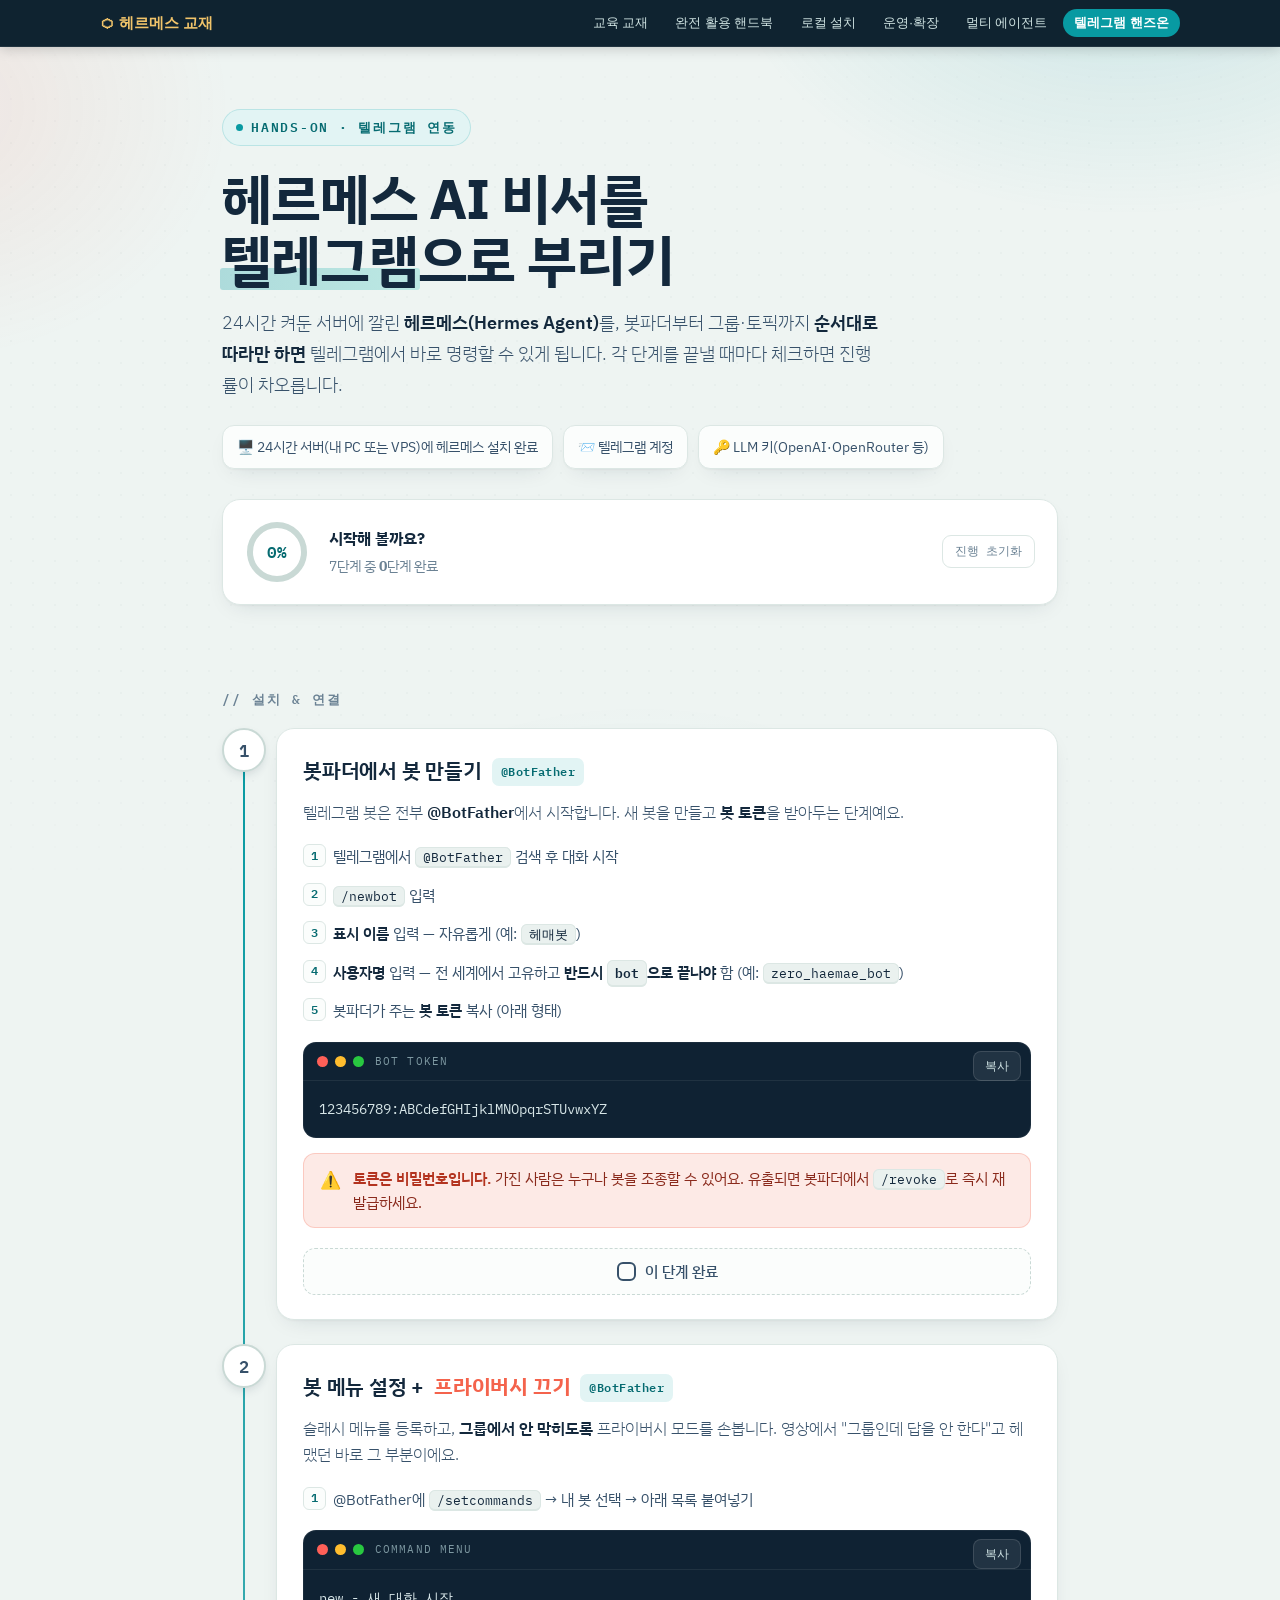
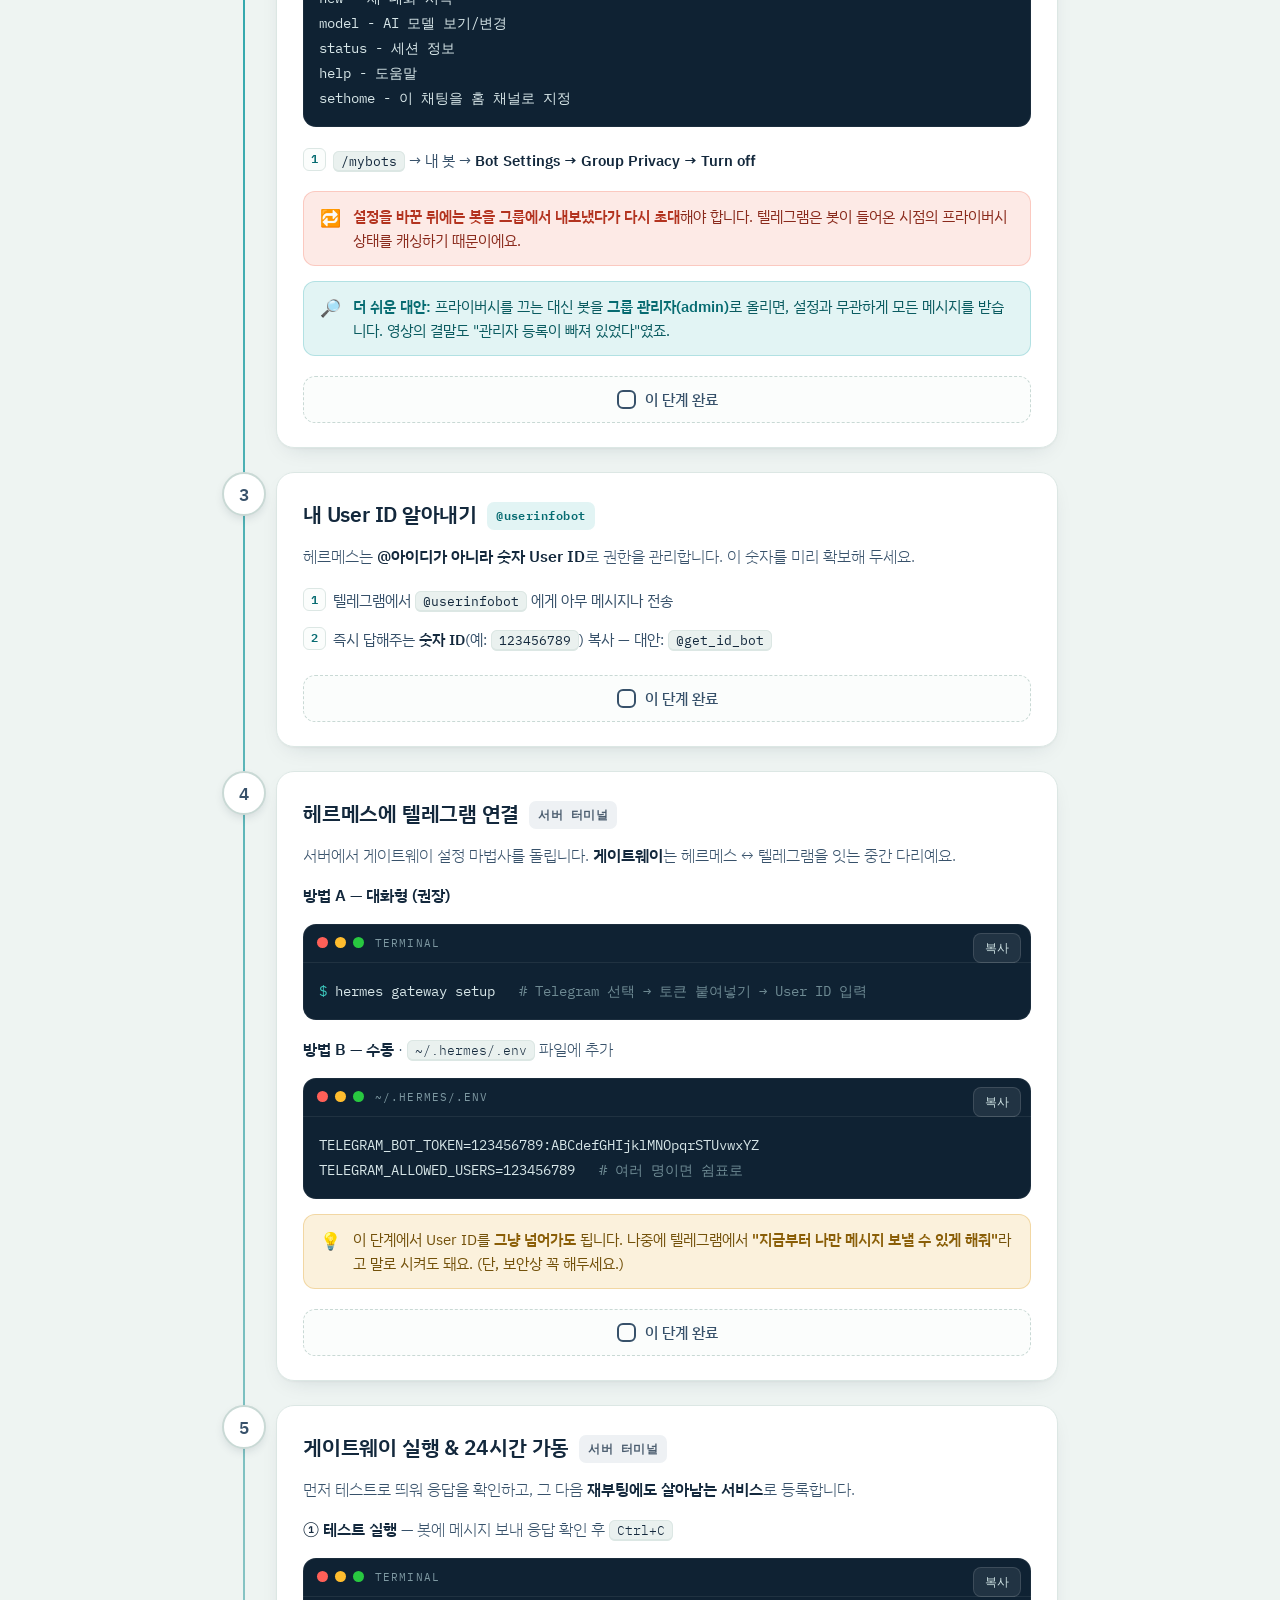
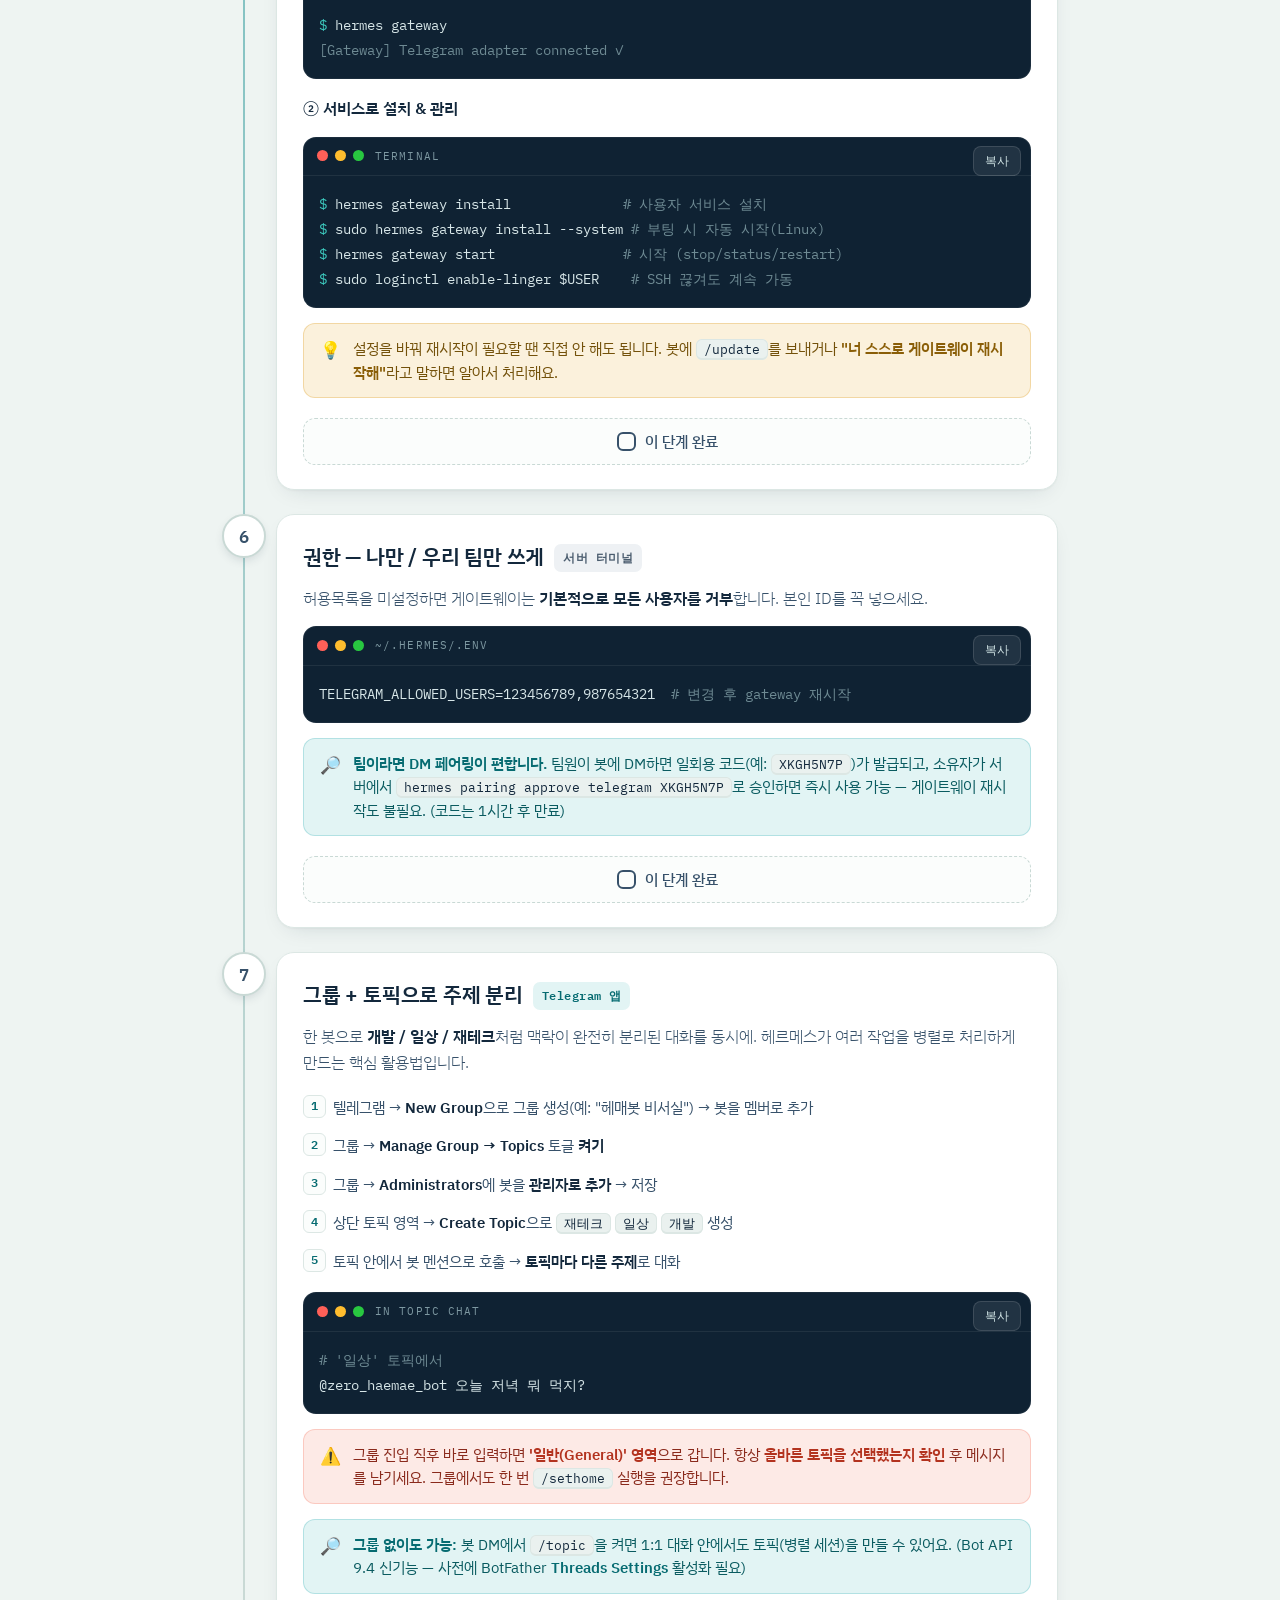
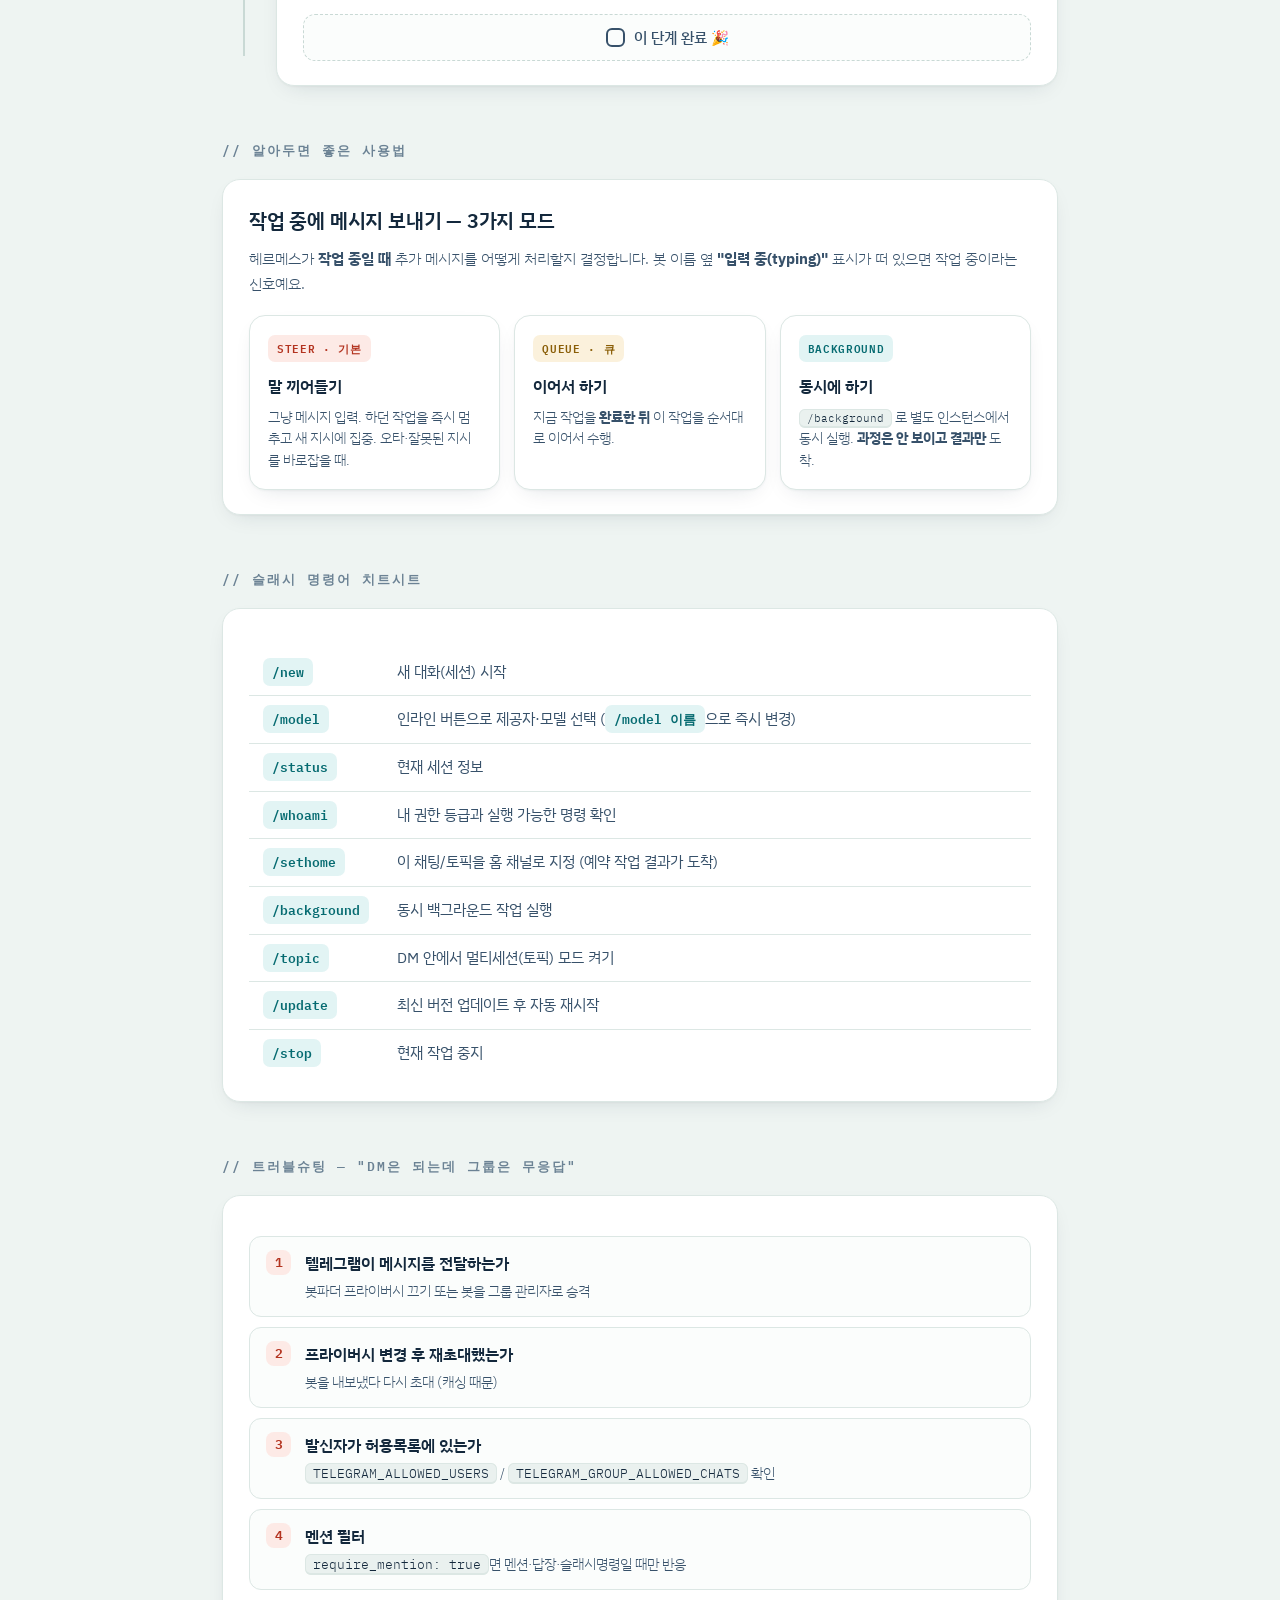
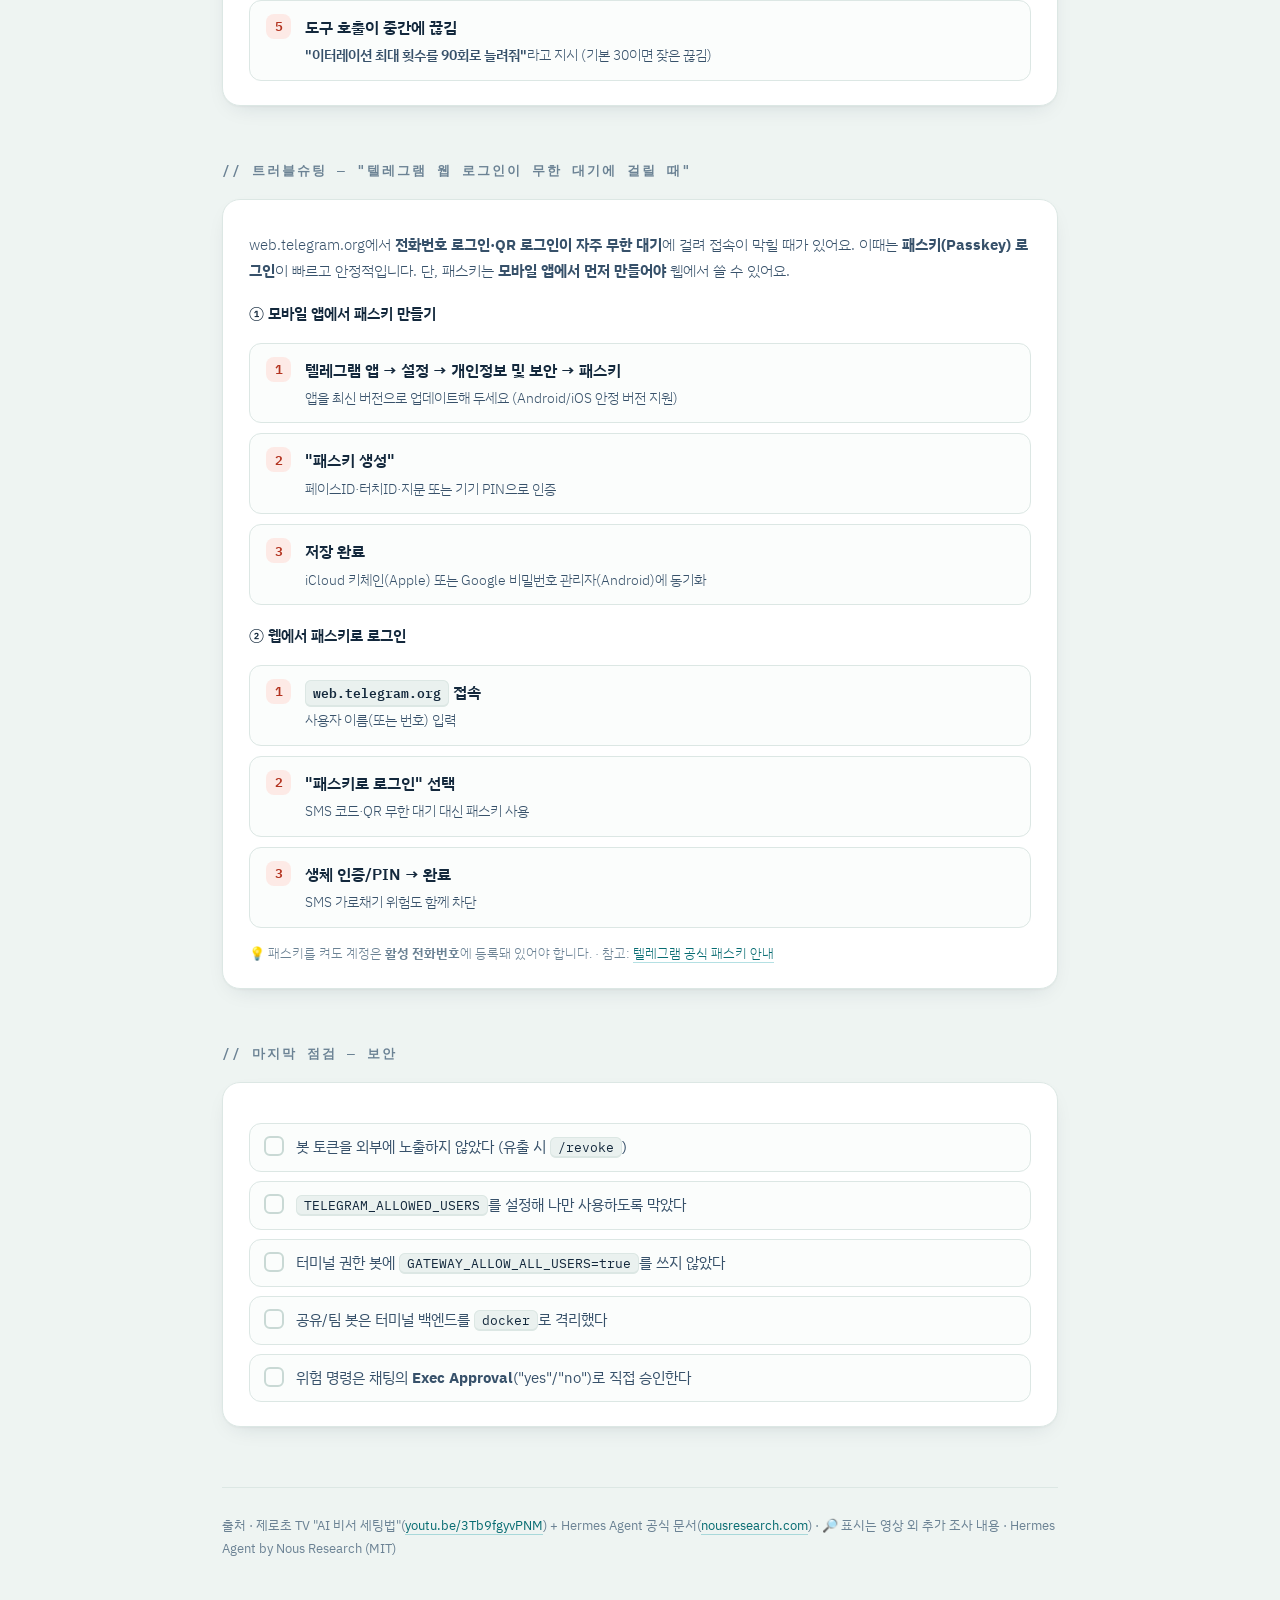
<file: telegram-handson.html>
<!DOCTYPE html>
<html lang="ko">
<head>
<meta charset="UTF-8">
<meta name="viewport" content="width=device-width, initial-scale=1.0">
<title>헤르메스 × 텔레그램 — 따라하기 핸즈온</title>
<link rel="preconnect" href="https://fonts.googleapis.com">
<link rel="preconnect" href="https://fonts.gstatic.com" crossorigin>
<link href="https://fonts.googleapis.com/css2?family=IBM+Plex+Sans+KR:wght@300;400;500;600;700&family=IBM+Plex+Mono:wght@400;500;600&display=swap" rel="stylesheet">
<style>
  :root{
    --bg:#EEF4F2;
    --paper:#FBFDFC;
    --surface:#FFFFFF;
    --ink:#13283C;
    --ink-2:#37516A;
    --muted:#6B8294;
    --teal:#089AA2;
    --teal-deep:#066B71;
    --teal-soft:#E2F4F4;
    --coral:#F4634C;
    --coral-soft:#FDEAE6;
    --amber:#D9920F;
    --amber-soft:#FBF1DC;
    --green:#1AA46F;
    --green-soft:#E1F4EC;
    --line:#DCE7E4;
    --line-2:#C9D9D5;
    --code-bg:#0F2233;
    --code-ink:#D7E6E8;
    --shadow:0 1px 2px rgba(19,40,60,.04), 0 8px 24px -12px rgba(19,40,60,.18);
    --shadow-lg:0 2px 6px rgba(19,40,60,.05), 0 24px 48px -20px rgba(19,40,60,.28);
  }
  *{box-sizing:border-box;margin:0;padding:0}
  html{scroll-behavior:smooth}
  body{
    font-family:'IBM Plex Sans KR',sans-serif;
    background:var(--bg);
    color:var(--ink);
    line-height:1.7;
    -webkit-font-smoothing:antialiased;
    overflow-x:hidden;
  }
  /* atmospheric background */
  body::before{
    content:"";position:fixed;inset:0;z-index:0;pointer-events:none;
    background:
      radial-gradient(680px 480px at 88% -8%, rgba(8,154,162,.16), transparent 60%),
      radial-gradient(560px 460px at -6% 12%, rgba(244,99,76,.10), transparent 55%),
      radial-gradient(700px 600px at 50% 118%, rgba(8,154,162,.10), transparent 60%);
  }
  body::after{
    content:"";position:fixed;inset:0;z-index:0;pointer-events:none;opacity:.5;
    background-image:radial-gradient(rgba(19,40,60,.05) 1px, transparent 1px);
    background-size:22px 22px;
    -webkit-mask-image:linear-gradient(180deg,transparent,#000 18%,#000 82%,transparent);
            mask-image:linear-gradient(180deg,transparent,#000 18%,#000 82%,transparent);
  }
  .wrap{position:relative;z-index:1;max-width:880px;margin:0 auto;padding:0 22px 120px}

  /* top progress */
  .topbar{position:fixed;top:0;left:0;right:0;height:5px;z-index:50;background:transparent}
  .topbar i{display:block;height:100%;width:0;background:linear-gradient(90deg,var(--teal),#3DC9BE);
    box-shadow:0 0 14px rgba(8,154,162,.6);transition:width .5s cubic-bezier(.4,0,.2,1)}

  /* hero */
  header{padding:62px 0 30px;text-align:left}
  .kicker{display:inline-flex;align-items:center;gap:8px;font-family:'IBM Plex Mono',monospace;
    font-size:12.5px;letter-spacing:.14em;text-transform:uppercase;color:var(--teal-deep);
    background:var(--teal-soft);padding:7px 13px;border-radius:999px;font-weight:600;
    border:1px solid rgba(8,154,162,.18)}
  .kicker .dot{width:7px;height:7px;border-radius:50%;background:var(--teal);
    box-shadow:0 0 0 0 rgba(8,154,162,.5);animation:pulse 2.2s infinite}
  @keyframes pulse{0%{box-shadow:0 0 0 0 rgba(8,154,162,.45)}70%{box-shadow:0 0 0 8px rgba(8,154,162,0)}100%{box-shadow:0 0 0 0 rgba(8,154,162,0)}}
  h1{font-size:clamp(34px,6.4vw,56px);line-height:1.08;letter-spacing:-.02em;font-weight:700;
    margin:22px 0 0;color:var(--ink)}
  h1 .hl{position:relative;white-space:nowrap}
  h1 .hl::after{content:"";position:absolute;left:-2px;right:-2px;bottom:6px;height:30%;
    background:linear-gradient(90deg,rgba(8,154,162,.28),rgba(61,201,190,.28));z-index:-1;border-radius:3px}
  .lede{font-size:18px;color:var(--ink-2);margin-top:18px;max-width:60ch;font-weight:300}
  .lede b{font-weight:600;color:var(--ink)}

  /* prereq chips */
  .prereq{display:flex;flex-wrap:wrap;gap:10px;margin-top:26px}
  .chip{display:inline-flex;align-items:center;gap:8px;background:var(--paper);border:1px solid var(--line);
    padding:9px 14px;border-radius:12px;font-size:14px;color:var(--ink-2);box-shadow:var(--shadow)}
  .chip svg{flex:none}

  /* progress card */
  .pcard{margin-top:30px;background:var(--surface);border:1px solid var(--line);border-radius:18px;
    padding:20px 22px;display:flex;align-items:center;gap:20px;box-shadow:var(--shadow)}
  .ring{position:relative;width:64px;height:64px;flex:none}
  .ring svg{transform:rotate(-90deg)}
  .ring .bg{stroke:var(--line-2)}
  .ring .fg{stroke:var(--teal);stroke-linecap:round;transition:stroke-dashoffset .6s cubic-bezier(.4,0,.2,1)}
  .ring b{position:absolute;inset:0;display:grid;place-items:center;font-family:'IBM Plex Mono',monospace;
    font-size:16px;font-weight:600;color:var(--teal-deep)}
  .pcard .ptext{flex:1}
  .pcard .ptext strong{display:block;font-size:15.5px}
  .pcard .ptext span{font-size:13.5px;color:var(--muted)}
  .reset{font-family:'IBM Plex Mono',monospace;font-size:12px;color:var(--muted);background:none;
    border:1px solid var(--line);padding:7px 12px;border-radius:9px;cursor:pointer;transition:.2s;white-space:nowrap}
  .reset:hover{color:var(--coral);border-color:var(--coral)}

  /* section label */
  .seclabel{font-family:'IBM Plex Mono',monospace;font-size:12.5px;letter-spacing:.16em;
    text-transform:uppercase;color:var(--muted);margin:54px 0 4px;font-weight:600}

  /* timeline */
  .timeline{position:relative;margin-top:18px;padding-left:54px}
  .timeline::before{content:"";position:absolute;left:21px;top:6px;bottom:30px;width:2px;
    background:linear-gradient(180deg,var(--teal),var(--line-2) 92%)}
  .step{position:relative;margin-bottom:24px;opacity:0;transform:translateY(16px);
    animation:rise .6s cubic-bezier(.2,.7,.2,1) forwards}
  .node{position:absolute;left:-54px;top:0;width:44px;height:44px;border-radius:50%;
    background:var(--surface);border:2px solid var(--line-2);display:grid;place-items:center;
    font-family:'IBM Plex Mono',monospace;font-weight:600;font-size:17px;color:var(--ink-2);
    box-shadow:0 4px 12px -4px rgba(19,40,60,.2);transition:.35s;z-index:2}
  .step.done .node{background:var(--green);border-color:var(--green);color:#fff;transform:scale(1.04)}
  .node .chk{display:none}
  .step.done .node .num{display:none}
  .step.done .node .chk{display:block}

  .card{background:var(--surface);border:1px solid var(--line);border-radius:18px;padding:24px 26px;
    box-shadow:var(--shadow);transition:box-shadow .3s, transform .3s, opacity .35s}
  .card:hover{box-shadow:var(--shadow-lg);transform:translateY(-2px)}
  .step.done .card{opacity:.72}
  .step.done .card .ctitle{text-decoration:line-through;text-decoration-color:var(--line-2)}

  .ctitle{font-size:21px;font-weight:600;letter-spacing:-.01em;display:flex;align-items:baseline;gap:10px;flex-wrap:wrap}
  .ctitle .where{font-family:'IBM Plex Mono',monospace;font-size:11.5px;font-weight:600;letter-spacing:.04em;
    padding:4px 9px;border-radius:7px;background:var(--teal-soft);color:var(--teal-deep);
    text-decoration:none;transform:translateY(-2px)}
  .ctitle .where.srv{background:#EEF1F4;color:#4A5C6E}
  .cdesc{color:var(--ink-2);margin-top:10px;font-size:15.5px;font-weight:300}
  .cdesc b{font-weight:600;color:var(--ink)}

  /* ordered substeps */
  ol.sub{margin:16px 0 0;padding:0;counter-reset:s;list-style:none}
  ol.sub>li{position:relative;padding:3px 0 3px 30px;margin-bottom:7px;font-size:15px;color:var(--ink-2)}
  ol.sub>li::before{counter-increment:s;content:counter(s);position:absolute;left:0;top:3px;
    width:21px;height:21px;border-radius:6px;background:var(--paper);border:1px solid var(--line);
    font-family:'IBM Plex Mono',monospace;font-size:11.5px;font-weight:600;color:var(--teal-deep);
    display:grid;place-items:center}
  ol.sub b{color:var(--ink);font-weight:600}
  .kbd{font-family:'IBM Plex Mono',monospace;font-size:12.5px;background:#EAF1EF;border:1px solid var(--line);
    border-bottom-width:2px;padding:1px 7px;border-radius:6px;color:var(--ink);white-space:nowrap}

  /* code block */
  .code{position:relative;margin-top:15px;background:var(--code-bg);border-radius:13px;overflow:hidden;
    box-shadow:inset 0 0 0 1px rgba(255,255,255,.05)}
  .code .head{display:flex;align-items:center;gap:7px;padding:10px 14px;border-bottom:1px solid rgba(255,255,255,.07)}
  .code .head .lbl{font-family:'IBM Plex Mono',monospace;font-size:11px;letter-spacing:.1em;text-transform:uppercase;
    color:#7E99A2;margin-left:4px}
  .tl{width:11px;height:11px;border-radius:50%}
  .tl.r{background:#FF6058}.tl.y{background:#FFBD2E}.tl.g{background:#28C840}
  .code pre{margin:0;padding:16px 16px;overflow-x:auto;font-family:'IBM Plex Mono',monospace;
    font-size:13.5px;line-height:1.85;color:var(--code-ink)}
  .code pre .cm{color:#6E8A93}
  .code pre .pr{color:#3DC9BE}
  .copy{position:absolute;top:9px;right:10px;background:rgba(255,255,255,.08);border:1px solid rgba(255,255,255,.12);
    color:#CFE3E4;font-family:'IBM Plex Mono',monospace;font-size:11.5px;padding:6px 11px;border-radius:8px;
    cursor:pointer;transition:.2s;display:flex;align-items:center;gap:6px}
  .copy:hover{background:rgba(255,255,255,.16)}
  .copy.ok{background:var(--green);border-color:var(--green);color:#fff}

  /* callouts */
  .note{display:flex;gap:12px;margin-top:15px;padding:13px 16px;border-radius:12px;font-size:14.5px;line-height:1.62}
  .note .ico{flex:none;font-size:17px;line-height:1.5}
  .note b{font-weight:600}
  .note.warn{background:var(--coral-soft);border:1px solid rgba(244,99,76,.25);color:#8a2a1c}
  .note.warn b{color:#b3331f}
  .note.tip{background:var(--amber-soft);border:1px solid rgba(217,146,15,.28);color:#73510a}
  .note.tip b{color:#8a5e07}
  .note.dig{background:var(--teal-soft);border:1px solid rgba(8,154,162,.22);color:#0a5b60}
  .note.dig b{color:var(--teal-deep)}

  /* check toggle */
  .donebtn{margin-top:20px;width:100%;display:flex;align-items:center;justify-content:center;gap:9px;
    background:var(--paper);border:1.5px dashed var(--line-2);color:var(--ink-2);font-family:inherit;
    font-size:14.5px;font-weight:500;padding:12px;border-radius:12px;cursor:pointer;transition:.25s}
  .donebtn:hover{border-color:var(--teal);color:var(--teal-deep);background:var(--teal-soft)}
  .step.done .donebtn{background:var(--green-soft);border:1.5px solid var(--green);color:#127a52}
  .donebtn .box{width:19px;height:19px;border-radius:6px;border:2px solid currentColor;display:grid;place-items:center}
  .donebtn .box svg{opacity:0;transform:scale(.5);transition:.2s}
  .step.done .donebtn .box{background:var(--green);border-color:var(--green)}
  .step.done .donebtn .box svg{opacity:1;transform:scale(1)}

  /* generic panel (non-step sections) */
  .panel{background:var(--surface);border:1px solid var(--line);border-radius:18px;padding:24px 26px;
    box-shadow:var(--shadow);margin-top:18px}
  .panel h3{font-size:20px;font-weight:600;letter-spacing:-.01em}
  .panel p{color:var(--ink-2);margin-top:8px;font-size:15px;font-weight:300}

  /* mode cards */
  .modes{display:grid;grid-template-columns:repeat(3,1fr);gap:14px;margin-top:18px}
  .mode{background:var(--surface);border:1px solid var(--line);border-radius:16px;padding:18px;box-shadow:var(--shadow);
    transition:.3s}
  .mode:hover{transform:translateY(-3px);box-shadow:var(--shadow-lg)}
  .mode .tag{font-family:'IBM Plex Mono',monospace;font-size:11px;font-weight:600;letter-spacing:.06em;
    padding:4px 9px;border-radius:7px;display:inline-block}
  .mode.s .tag{background:var(--coral-soft);color:#b3331f}
  .mode.q .tag{background:var(--amber-soft);color:#8a5e07}
  .mode.b .tag{background:var(--teal-soft);color:var(--teal-deep)}
  .mode h4{font-size:16px;margin-top:11px;font-weight:600}
  .mode p{font-size:13.5px;color:var(--ink-2);margin-top:6px;font-weight:300;line-height:1.6}

  /* cheatsheet */
  table.cheat{width:100%;border-collapse:collapse;margin-top:16px;font-size:14.5px}
  table.cheat td{padding:11px 14px;border-bottom:1px solid var(--line);vertical-align:top}
  table.cheat tr:last-child td{border-bottom:none}
  table.cheat td:first-child{width:1%;white-space:nowrap}
  table.cheat code{font-family:'IBM Plex Mono',monospace;font-size:13px;background:var(--teal-soft);
    color:var(--teal-deep);padding:3px 9px;border-radius:7px;font-weight:600}
  table.cheat td:last-child{color:var(--ink-2)}

  /* troubleshoot */
  .ts{margin-top:16px;display:flex;flex-direction:column;gap:10px}
  .ts .row{display:flex;gap:14px;align-items:flex-start;background:var(--paper);border:1px solid var(--line);
    border-radius:12px;padding:13px 16px}
  .ts .n{flex:none;width:25px;height:25px;border-radius:8px;background:var(--coral-soft);color:#b3331f;
    font-family:'IBM Plex Mono',monospace;font-weight:600;font-size:13px;display:grid;place-items:center}
  .ts .row b{font-weight:600}
  .ts .row p{font-size:14px;color:var(--ink-2);margin-top:2px}

  /* checklist (security) */
  .clist{margin-top:16px;display:flex;flex-direction:column;gap:9px}
  .clist label{display:flex;gap:12px;align-items:flex-start;cursor:pointer;font-size:14.5px;color:var(--ink-2);
    padding:11px 14px;background:var(--paper);border:1px solid var(--line);border-radius:12px;transition:.2s}
  .clist label:hover{border-color:var(--line-2)}
  .clist input{display:none}
  .clist .b{flex:none;width:20px;height:20px;border-radius:6px;border:2px solid var(--line-2);
    display:grid;place-items:center;transition:.2s;margin-top:1px}
  .clist .b svg{opacity:0;transform:scale(.5);transition:.2s}
  .clist input:checked~.b{background:var(--teal);border-color:var(--teal)}
  .clist input:checked~.b svg{opacity:1;transform:scale(1)}
  .clist input:checked~span{color:var(--muted);text-decoration:line-through;text-decoration-color:var(--line-2)}

  /* footer */
  footer{margin-top:60px;padding-top:26px;border-top:1px solid var(--line);font-size:13px;color:var(--muted)}
  footer a{color:var(--teal-deep);text-decoration:none;border-bottom:1px solid rgba(8,154,162,.3)}
  footer .done-banner{display:none;background:var(--green-soft);border:1px solid var(--green);color:#127a52;
    border-radius:14px;padding:16px 20px;margin-bottom:22px;font-size:15px;font-weight:500;align-items:center;gap:10px}
  footer .done-banner.show{display:flex;animation:rise .5s ease forwards}

  /* to top */
  .totop{position:fixed;right:20px;bottom:20px;z-index:40;width:46px;height:46px;border-radius:14px;
    background:var(--ink);color:#fff;border:none;cursor:pointer;display:grid;place-items:center;
    box-shadow:var(--shadow-lg);opacity:0;transform:translateY(12px);pointer-events:none;transition:.3s}
  .totop.show{opacity:1;transform:none;pointer-events:auto}
  .totop:hover{background:var(--teal-deep)}

  @keyframes rise{to{opacity:1;transform:none}}

  @media(max-width:640px){
    .wrap{padding:0 16px 90px}
    header{padding:46px 0 24px}
    .pcard{flex-wrap:wrap}
    .modes{grid-template-columns:1fr}
    .timeline{padding-left:46px}
    .timeline::before{left:18px}
    .node{left:-46px;width:38px;height:38px;font-size:15px}
    .card{padding:20px 18px}
    .ctitle{font-size:19px}
  }
</style>
</head>
<body>

<style>
.hubnav{position:sticky;top:0;z-index:99999;background:#0f2330;color:#f5f7f6;border-bottom:1px solid rgba(255,255,255,.08);box-shadow:0 2px 12px rgba(0,0,0,.18);font-family:"Pretendard",-apple-system,BlinkMacSystemFont,"Apple SD Gothic Neo","Noto Sans KR",sans-serif}
.hubnav *{box-sizing:border-box}
.hubnav__in{max-width:1120px;margin:0 auto;padding:9px 20px;display:flex;align-items:center;gap:16px;flex-wrap:wrap}
.hubnav__home{display:flex;align-items:center;gap:7px;font-weight:800;color:#f1c46a;text-decoration:none;font-size:15px;white-space:nowrap}
.hubnav__home:hover{color:#fff}
.hubnav__links{display:flex;gap:5px;flex-wrap:wrap;margin-left:auto}
.hubnav__links a{color:#cfe3e2;text-decoration:none;font-size:13px;padding:5px 11px;border-radius:999px;white-space:nowrap;transition:background .15s,color .15s;line-height:1.4}
.hubnav__links a:hover{background:rgba(255,255,255,.09);color:#fff}
.hubnav__links a.is-active{background:#089aa2;color:#fff;font-weight:700}
@media(max-width:680px){.hubnav__in{padding:8px 14px;gap:10px}.hubnav__links a{font-size:12px;padding:4px 9px}}
</style>
<nav class="hubnav" aria-label="헤르메스 교재 통합 메뉴"><div class="hubnav__in"><a class="hubnav__home" href="index.html">⬡ 헤르메스 교재</a><div class="hubnav__links"><a href="curriculum.html">교육 교재</a><a href="handbook.html">완전 활용 핸드북</a><a href="install-guide.html">로컬 설치</a><a href="advanced-guide.html">운영·확장</a><a href="multiagent-guide.html">멀티 에이전트</a><a href="telegram-handson.html" class="is-active">텔레그램 핸즈온</a></div></div></nav>

<div class="topbar"><i id="topfill"></i></div>

<div class="wrap">
  <header>
    <span class="kicker"><span class="dot"></span>HANDS-ON · 텔레그램 연동</span>
    <h1>헤르메스 AI 비서를<br><span class="hl">텔레그램</span>으로 부리기</h1>
    <p class="lede">24시간 켜둔 서버에 깔린 <b>헤르메스(Hermes Agent)</b>를, 봇파더부터 그룹·토픽까지 <b>순서대로 따라만 하면</b> 텔레그램에서 바로 명령할 수 있게 됩니다. 각 단계를 끝낼 때마다 체크하면 진행률이 차오릅니다.</p>

    <div class="prereq">
      <span class="chip">🖥️ 24시간 서버(내 PC 또는 VPS)에 헤르메스 설치 완료</span>
      <span class="chip">📨 텔레그램 계정</span>
      <span class="chip">🔑 LLM 키(OpenAI·OpenRouter 등)</span>
    </div>

    <div class="pcard">
      <div class="ring">
        <svg width="64" height="64" viewBox="0 0 64 64">
          <circle class="bg" cx="32" cy="32" r="27" fill="none" stroke-width="6"/>
          <circle id="ringfg" class="fg" cx="32" cy="32" r="27" fill="none" stroke-width="6"
            stroke-dasharray="169.6" stroke-dashoffset="169.6"/>
        </svg>
        <b id="ringpct">0%</b>
      </div>
      <div class="ptext">
        <strong id="ptitle">시작해 볼까요?</strong>
        <span id="psub">7단계 중 <b id="pdone">0</b>단계 완료</span>
      </div>
      <button class="reset" id="resetbtn">진행 초기화</button>
    </div>
  </header>

  <div class="seclabel">// 설치 & 연결</div>
  <div class="timeline" id="timeline">

    <!-- STEP 1 -->
    <div class="step" data-step="1" style="animation-delay:.05s">
      <div class="node"><span class="num">1</span><span class="chk">✓</span></div>
      <div class="card">
        <div class="ctitle">봇파더에서 봇 만들기 <a class="where">@BotFather</a></div>
        <p class="cdesc">텔레그램 봇은 전부 <b>@BotFather</b>에서 시작합니다. 새 봇을 만들고 <b>봇 토큰</b>을 받아두는 단계예요.</p>
        <ol class="sub">
          <li>텔레그램에서 <span class="kbd">@BotFather</span> 검색 후 대화 시작</li>
          <li><span class="kbd">/newbot</span> 입력</li>
          <li><b>표시 이름</b> 입력 — 자유롭게 (예: <span class="kbd">헤매봇</span>)</li>
          <li><b>사용자명</b> 입력 — 전 세계에서 고유하고 <b>반드시 <span class="kbd">bot</span>으로 끝나야</b> 함 (예: <span class="kbd">zero_haemae_bot</span>)</li>
          <li>봇파더가 주는 <b>봇 토큰</b> 복사 (아래 형태)</li>
        </ol>
        <div class="code">
          <div class="head"><span class="tl r"></span><span class="tl y"></span><span class="tl g"></span><span class="lbl">bot token</span></div>
          <button class="copy" data-copy="123456789:ABCdefGHIjklMNOpqrSTUvwxYZ">복사</button>
          <pre>123456789:ABCdefGHIjklMNOpqrSTUvwxYZ</pre>
        </div>
        <div class="note warn"><span class="ico">⚠️</span><div><b>토큰은 비밀번호입니다.</b> 가진 사람은 누구나 봇을 조종할 수 있어요. 유출되면 봇파더에서 <span class="kbd">/revoke</span>로 즉시 재발급하세요.</div></div>
        <button class="donebtn"><span class="box"><svg width="11" height="11" viewBox="0 0 12 12"><path d="M2 6l3 3 5-6" stroke="#fff" stroke-width="2" fill="none" stroke-linecap="round" stroke-linejoin="round"/></svg></span><span class="t">이 단계 완료</span></button>
      </div>
    </div>

    <!-- STEP 2 -->
    <div class="step" data-step="2" style="animation-delay:.1s">
      <div class="node"><span class="num">2</span><span class="chk">✓</span></div>
      <div class="card">
        <div class="ctitle">봇 메뉴 설정 + <b style="color:var(--coral)">프라이버시 끄기</b> <a class="where">@BotFather</a></div>
        <p class="cdesc">슬래시 메뉴를 등록하고, <b>그룹에서 안 막히도록</b> 프라이버시 모드를 손봅니다. 영상에서 "그룹인데 답을 안 한다"고 헤맸던 바로 그 부분이에요.</p>

        <ol class="sub">
          <li>@BotFather에 <span class="kbd">/setcommands</span> → 내 봇 선택 → 아래 목록 붙여넣기</li>
        </ol>
        <div class="code">
          <div class="head"><span class="tl r"></span><span class="tl y"></span><span class="tl g"></span><span class="lbl">command menu</span></div>
          <button class="copy" data-copy="new - 새 대화 시작
model - AI 모델 보기/변경
status - 세션 정보
help - 도움말
sethome - 이 채팅을 홈 채널로 지정">복사</button>
          <pre>new - 새 대화 시작
model - AI 모델 보기/변경
status - 세션 정보
help - 도움말
sethome - 이 채팅을 홈 채널로 지정</pre>
        </div>

        <ol class="sub" style="margin-top:18px">
          <li><span class="kbd">/mybots</span> → 내 봇 → <b>Bot Settings → Group Privacy → Turn off</b></li>
        </ol>
        <div class="note warn"><span class="ico">🔁</span><div><b>설정을 바꾼 뒤에는 봇을 그룹에서 내보냈다가 다시 초대</b>해야 합니다. 텔레그램은 봇이 들어온 시점의 프라이버시 상태를 캐싱하기 때문이에요.</div></div>
        <div class="note dig"><span class="ico">🔎</span><div><b>더 쉬운 대안:</b> 프라이버시를 끄는 대신 봇을 <b>그룹 관리자(admin)</b>로 올리면, 설정과 무관하게 모든 메시지를 받습니다. 영상의 결말도 "관리자 등록이 빠져 있었다"였죠.</div></div>
        <button class="donebtn"><span class="box"><svg width="11" height="11" viewBox="0 0 12 12"><path d="M2 6l3 3 5-6" stroke="#fff" stroke-width="2" fill="none" stroke-linecap="round" stroke-linejoin="round"/></svg></span><span class="t">이 단계 완료</span></button>
      </div>
    </div>

    <!-- STEP 3 -->
    <div class="step" data-step="3" style="animation-delay:.15s">
      <div class="node"><span class="num">3</span><span class="chk">✓</span></div>
      <div class="card">
        <div class="ctitle">내 User ID 알아내기 <a class="where">@userinfobot</a></div>
        <p class="cdesc">헤르메스는 <b>@아이디가 아니라 숫자 User ID</b>로 권한을 관리합니다. 이 숫자를 미리 확보해 두세요.</p>
        <ol class="sub">
          <li>텔레그램에서 <span class="kbd">@userinfobot</span> 에게 아무 메시지나 전송</li>
          <li>즉시 답해주는 <b>숫자 ID</b>(예: <span class="kbd">123456789</span>) 복사 — 대안: <span class="kbd">@get_id_bot</span></li>
        </ol>
        <button class="donebtn"><span class="box"><svg width="11" height="11" viewBox="0 0 12 12"><path d="M2 6l3 3 5-6" stroke="#fff" stroke-width="2" fill="none" stroke-linecap="round" stroke-linejoin="round"/></svg></span><span class="t">이 단계 완료</span></button>
      </div>
    </div>

    <!-- STEP 4 -->
    <div class="step" data-step="4" style="animation-delay:.2s">
      <div class="node"><span class="num">4</span><span class="chk">✓</span></div>
      <div class="card">
        <div class="ctitle">헤르메스에 텔레그램 연결 <a class="where srv">서버 터미널</a></div>
        <p class="cdesc">서버에서 게이트웨이 설정 마법사를 돌립니다. <b>게이트웨이</b>는 헤르메스 ↔ 텔레그램을 잇는 중간 다리예요.</p>

        <p class="cdesc" style="margin-top:14px"><b>방법 A — 대화형 (권장)</b></p>
        <div class="code">
          <div class="head"><span class="tl r"></span><span class="tl y"></span><span class="tl g"></span><span class="lbl">terminal</span></div>
          <button class="copy" data-copy="hermes gateway setup">복사</button>
          <pre><span class="pr">$</span> hermes gateway setup   <span class="cm"># Telegram 선택 → 토큰 붙여넣기 → User ID 입력</span></pre>
        </div>

        <p class="cdesc" style="margin-top:16px"><b>방법 B — 수동</b> · <span class="kbd">~/.hermes/.env</span> 파일에 추가</p>
        <div class="code">
          <div class="head"><span class="tl r"></span><span class="tl y"></span><span class="tl g"></span><span class="lbl">~/.hermes/.env</span></div>
          <button class="copy" data-copy="TELEGRAM_BOT_TOKEN=123456789:ABCdefGHIjklMNOpqrSTUvwxYZ
TELEGRAM_ALLOWED_USERS=123456789">복사</button>
          <pre>TELEGRAM_BOT_TOKEN=123456789:ABCdefGHIjklMNOpqrSTUvwxYZ
TELEGRAM_ALLOWED_USERS=123456789   <span class="cm"># 여러 명이면 쉼표로</span></pre>
        </div>
        <div class="note tip"><span class="ico">💡</span><div>이 단계에서 User ID를 <b>그냥 넘어가도</b> 됩니다. 나중에 텔레그램에서 <b>"지금부터 나만 메시지 보낼 수 있게 해줘"</b>라고 말로 시켜도 돼요. (단, 보안상 꼭 해두세요.)</div></div>
        <button class="donebtn"><span class="box"><svg width="11" height="11" viewBox="0 0 12 12"><path d="M2 6l3 3 5-6" stroke="#fff" stroke-width="2" fill="none" stroke-linecap="round" stroke-linejoin="round"/></svg></span><span class="t">이 단계 완료</span></button>
      </div>
    </div>

    <!-- STEP 5 -->
    <div class="step" data-step="5" style="animation-delay:.25s">
      <div class="node"><span class="num">5</span><span class="chk">✓</span></div>
      <div class="card">
        <div class="ctitle">게이트웨이 실행 & 24시간 가동 <a class="where srv">서버 터미널</a></div>
        <p class="cdesc">먼저 테스트로 띄워 응답을 확인하고, 그 다음 <b>재부팅에도 살아남는 서비스</b>로 등록합니다.</p>

        <p class="cdesc" style="margin-top:14px"><b>① 테스트 실행</b> — 봇에 메시지 보내 응답 확인 후 <span class="kbd">Ctrl+C</span></p>
        <div class="code">
          <div class="head"><span class="tl r"></span><span class="tl y"></span><span class="tl g"></span><span class="lbl">terminal</span></div>
          <button class="copy" data-copy="hermes gateway">복사</button>
          <pre><span class="pr">$</span> hermes gateway
<span class="cm">[Gateway] Telegram adapter connected ✓</span></pre>
        </div>

        <p class="cdesc" style="margin-top:16px"><b>② 서비스로 설치 & 관리</b></p>
        <div class="code">
          <div class="head"><span class="tl r"></span><span class="tl y"></span><span class="tl g"></span><span class="lbl">terminal</span></div>
          <button class="copy" data-copy="hermes gateway install
sudo hermes gateway install --system
hermes gateway start
hermes gateway status
sudo loginctl enable-linger $USER">복사</button>
          <pre><span class="pr">$</span> hermes gateway install              <span class="cm"># 사용자 서비스 설치</span>
<span class="pr">$</span> sudo hermes gateway install --system <span class="cm"># 부팅 시 자동 시작(Linux)</span>
<span class="pr">$</span> hermes gateway start                <span class="cm"># 시작 (stop/status/restart)</span>
<span class="pr">$</span> sudo loginctl enable-linger $USER    <span class="cm"># SSH 끊겨도 계속 가동</span></pre>
        </div>
        <div class="note tip"><span class="ico">💡</span><div>설정을 바꿔 재시작이 필요할 땐 직접 안 해도 됩니다. 봇에 <span class="kbd">/update</span>를 보내거나 <b>"너 스스로 게이트웨이 재시작해"</b>라고 말하면 알아서 처리해요.</div></div>
        <button class="donebtn"><span class="box"><svg width="11" height="11" viewBox="0 0 12 12"><path d="M2 6l3 3 5-6" stroke="#fff" stroke-width="2" fill="none" stroke-linecap="round" stroke-linejoin="round"/></svg></span><span class="t">이 단계 완료</span></button>
      </div>
    </div>

    <!-- STEP 6 -->
    <div class="step" data-step="6" style="animation-delay:.3s">
      <div class="node"><span class="num">6</span><span class="chk">✓</span></div>
      <div class="card">
        <div class="ctitle">권한 — 나만 / 우리 팀만 쓰게 <a class="where srv">서버 터미널</a></div>
        <p class="cdesc">허용목록을 미설정하면 게이트웨이는 <b>기본적으로 모든 사용자를 거부</b>합니다. 본인 ID를 꼭 넣으세요.</p>
        <div class="code">
          <div class="head"><span class="tl r"></span><span class="tl y"></span><span class="tl g"></span><span class="lbl">~/.hermes/.env</span></div>
          <button class="copy" data-copy="TELEGRAM_ALLOWED_USERS=123456789,987654321">복사</button>
          <pre>TELEGRAM_ALLOWED_USERS=123456789,987654321  <span class="cm"># 변경 후 gateway 재시작</span></pre>
        </div>
        <div class="note dig"><span class="ico">🔎</span><div><b>팀이라면 DM 페어링이 편합니다.</b> 팀원이 봇에 DM하면 일회용 코드(예: <span class="kbd">XKGH5N7P</span>)가 발급되고, 소유자가 서버에서 <span class="kbd">hermes pairing approve telegram XKGH5N7P</span>로 승인하면 즉시 사용 가능 — 게이트웨이 재시작도 불필요. (코드는 1시간 후 만료)</div></div>
        <button class="donebtn"><span class="box"><svg width="11" height="11" viewBox="0 0 12 12"><path d="M2 6l3 3 5-6" stroke="#fff" stroke-width="2" fill="none" stroke-linecap="round" stroke-linejoin="round"/></svg></span><span class="t">이 단계 완료</span></button>
      </div>
    </div>

    <!-- STEP 7 -->
    <div class="step" data-step="7" style="animation-delay:.35s">
      <div class="node"><span class="num">7</span><span class="chk">✓</span></div>
      <div class="card">
        <div class="ctitle">그룹 + 토픽으로 주제 분리 <a class="where">Telegram 앱</a></div>
        <p class="cdesc">한 봇으로 <b>개발 / 일상 / 재테크</b>처럼 맥락이 완전히 분리된 대화를 동시에. 헤르메스가 여러 작업을 병렬로 처리하게 만드는 핵심 활용법입니다.</p>
        <ol class="sub">
          <li>텔레그램 → <b>New Group</b>으로 그룹 생성(예: "헤매봇 비서실") → 봇을 멤버로 추가</li>
          <li>그룹 → <b>Manage Group → Topics</b> 토글 <b>켜기</b></li>
          <li>그룹 → <b>Administrators</b>에 봇을 <b>관리자로 추가</b> → 저장</li>
          <li>상단 토픽 영역 → <b>Create Topic</b>으로 <span class="kbd">재테크</span> <span class="kbd">일상</span> <span class="kbd">개발</span> 생성</li>
          <li>토픽 안에서 봇 멘션으로 호출 → <b>토픽마다 다른 주제</b>로 대화</li>
        </ol>
        <div class="code">
          <div class="head"><span class="tl r"></span><span class="tl y"></span><span class="tl g"></span><span class="lbl">in topic chat</span></div>
          <button class="copy" data-copy="@zero_haemae_bot 오늘 저녁 뭐 먹지?">복사</button>
          <pre><span class="cm"># '일상' 토픽에서</span>
@zero_haemae_bot 오늘 저녁 뭐 먹지?</pre>
        </div>
        <div class="note warn"><span class="ico">⚠️</span><div>그룹 진입 직후 바로 입력하면 <b>'일반(General)' 영역</b>으로 갑니다. 항상 <b>올바른 토픽을 선택했는지 확인</b> 후 메시지를 남기세요. 그룹에서도 한 번 <span class="kbd">/sethome</span> 실행을 권장합니다.</div></div>
        <div class="note dig"><span class="ico">🔎</span><div><b>그룹 없이도 가능:</b> 봇 DM에서 <span class="kbd">/topic</span>을 켜면 1:1 대화 안에서도 토픽(병렬 세션)을 만들 수 있어요. (Bot API 9.4 신기능 — 사전에 BotFather <b>Threads Settings</b> 활성화 필요)</div></div>
        <button class="donebtn"><span class="box"><svg width="11" height="11" viewBox="0 0 12 12"><path d="M2 6l3 3 5-6" stroke="#fff" stroke-width="2" fill="none" stroke-linecap="round" stroke-linejoin="round"/></svg></span><span class="t">이 단계 완료 🎉</span></button>
      </div>
    </div>

  </div>

  <!-- ===== 사용법: 메시지 모드 ===== -->
  <div class="seclabel">// 알아두면 좋은 사용법</div>
  <div class="panel">
    <h3>작업 중에 메시지 보내기 — 3가지 모드</h3>
    <p>헤르메스가 <b>작업 중일 때</b> 추가 메시지를 어떻게 처리할지 결정합니다. 봇 이름 옆 <b>"입력 중(typing)"</b> 표시가 떠 있으면 작업 중이라는 신호예요.</p>
    <div class="modes">
      <div class="mode s"><span class="tag">STEER · 기본</span><h4>말 끼어들기</h4><p>그냥 메시지 입력. 하던 작업을 즉시 멈추고 새 지시에 집중. 오타·잘못된 지시를 바로잡을 때.</p></div>
      <div class="mode q"><span class="tag">QUEUE · 큐</span><h4>이어서 하기</h4><p>지금 작업을 <b>완료한 뒤</b> 이 작업을 순서대로 이어서 수행.</p></div>
      <div class="mode b"><span class="tag">BACKGROUND</span><h4>동시에 하기</h4><p><span class="kbd" style="font-size:11px">/background</span> 로 별도 인스턴스에서 동시 실행. <b>과정은 안 보이고 결과만</b> 도착.</p></div>
    </div>
  </div>

  <!-- ===== 치트시트 ===== -->
  <div class="seclabel">// 슬래시 명령어 치트시트</div>
  <div class="panel">
    <table class="cheat">
      <tr><td><code>/new</code></td><td>새 대화(세션) 시작</td></tr>
      <tr><td><code>/model</code></td><td>인라인 버튼으로 제공자·모델 선택 (<code>/model 이름</code>으로 즉시 변경)</td></tr>
      <tr><td><code>/status</code></td><td>현재 세션 정보</td></tr>
      <tr><td><code>/whoami</code></td><td>내 권한 등급과 실행 가능한 명령 확인</td></tr>
      <tr><td><code>/sethome</code></td><td>이 채팅/토픽을 홈 채널로 지정 (예약 작업 결과가 도착)</td></tr>
      <tr><td><code>/background</code></td><td>동시 백그라운드 작업 실행</td></tr>
      <tr><td><code>/topic</code></td><td>DM 안에서 멀티세션(토픽) 모드 켜기</td></tr>
      <tr><td><code>/update</code></td><td>최신 버전 업데이트 후 자동 재시작</td></tr>
      <tr><td><code>/stop</code></td><td>현재 작업 중지</td></tr>
    </table>
  </div>

  <!-- ===== 트러블슈팅 ===== -->
  <div class="seclabel">// 트러블슈팅 — "DM은 되는데 그룹은 무응답"</div>
  <div class="panel">
    <div class="ts">
      <div class="row"><span class="n">1</span><div><b>텔레그램이 메시지를 전달하는가</b><p>봇파더 프라이버시 끄기 또는 봇을 그룹 관리자로 승격</p></div></div>
      <div class="row"><span class="n">2</span><div><b>프라이버시 변경 후 재초대했는가</b><p>봇을 내보냈다 다시 초대 (캐싱 때문)</p></div></div>
      <div class="row"><span class="n">3</span><div><b>발신자가 허용목록에 있는가</b><p><span class="kbd">TELEGRAM_ALLOWED_USERS</span> / <span class="kbd">TELEGRAM_GROUP_ALLOWED_CHATS</span> 확인</p></div></div>
      <div class="row"><span class="n">4</span><div><b>멘션 필터</b><p><span class="kbd">require_mention: true</span>면 멘션·답장·슬래시명령일 때만 반응</p></div></div>
      <div class="row"><span class="n">5</span><div><b>도구 호출이 중간에 끊김</b><p><b>"이터레이션 최대 횟수를 90회로 늘려줘"</b>라고 지시 (기본 30이면 잦은 끊김)</p></div></div>
    </div>
  </div>

  <!-- ===== 트러블슈팅: 텔레그램 웹 로그인 ===== -->
  <div class="seclabel">// 트러블슈팅 — "텔레그램 웹 로그인이 무한 대기에 걸릴 때"</div>
  <div class="panel">
    <p>web.telegram.org에서 <b>전화번호 로그인·QR 로그인이 자주 무한 대기</b>에 걸려 접속이 막힐 때가 있어요. 이때는 <b>패스키(Passkey) 로그인</b>이 빠르고 안정적입니다. 단, 패스키는 <b>모바일 앱에서 먼저 만들어야</b> 웹에서 쓸 수 있어요.</p>
    <h4 style="font-size:15px;margin-top:18px;margin-bottom:2px;font-weight:600">① 모바일 앱에서 패스키 만들기</h4>
    <div class="ts">
      <div class="row"><span class="n">1</span><div><b>텔레그램 앱 → 설정 → 개인정보 및 보안 → 패스키</b><p>앱을 최신 버전으로 업데이트해 두세요 (Android/iOS 안정 버전 지원)</p></div></div>
      <div class="row"><span class="n">2</span><div><b>"패스키 생성"</b><p>페이스ID·터치ID·지문 또는 기기 PIN으로 인증</p></div></div>
      <div class="row"><span class="n">3</span><div><b>저장 완료</b><p>iCloud 키체인(Apple) 또는 Google 비밀번호 관리자(Android)에 동기화</p></div></div>
    </div>
    <h4 style="font-size:15px;margin-top:18px;margin-bottom:2px;font-weight:600">② 웹에서 패스키로 로그인</h4>
    <div class="ts">
      <div class="row"><span class="n">1</span><div><b><span class="kbd">web.telegram.org</span> 접속</b><p>사용자 이름(또는 번호) 입력</p></div></div>
      <div class="row"><span class="n">2</span><div><b>"패스키로 로그인" 선택</b><p>SMS 코드·QR 무한 대기 대신 패스키 사용</p></div></div>
      <div class="row"><span class="n">3</span><div><b>생체 인증/PIN → 완료</b><p>SMS 가로채기 위험도 함께 차단</p></div></div>
    </div>
    <p style="font-size:13px;color:var(--muted);margin-top:14px">💡 패스키를 켜도 계정은 <b>활성 전화번호</b>에 등록돼 있어야 합니다. · 참고: <a href="https://telegram.org/blog/passkeys-and-gift-offers/ko" target="_blank" rel="noopener" style="color:var(--teal-deep);border-bottom:1px solid rgba(8,154,162,.3);text-decoration:none">텔레그램 공식 패스키 안내</a></p>
  </div>

  <!-- ===== 보안 체크리스트 ===== -->
  <div class="seclabel">// 마지막 점검 — 보안</div>
  <div class="panel">
    <div class="clist">
      <label><input type="checkbox"><span class="b"><svg width="11" height="11" viewBox="0 0 12 12"><path d="M2 6l3 3 5-6" stroke="#fff" stroke-width="2" fill="none" stroke-linecap="round" stroke-linejoin="round"/></svg></span><span>봇 토큰을 외부에 노출하지 않았다 (유출 시 <span class="kbd">/revoke</span>)</span></label>
      <label><input type="checkbox"><span class="b"><svg width="11" height="11" viewBox="0 0 12 12"><path d="M2 6l3 3 5-6" stroke="#fff" stroke-width="2" fill="none" stroke-linecap="round" stroke-linejoin="round"/></svg></span><span><span class="kbd">TELEGRAM_ALLOWED_USERS</span>를 설정해 나만 사용하도록 막았다</span></label>
      <label><input type="checkbox"><span class="b"><svg width="11" height="11" viewBox="0 0 12 12"><path d="M2 6l3 3 5-6" stroke="#fff" stroke-width="2" fill="none" stroke-linecap="round" stroke-linejoin="round"/></svg></span><span>터미널 권한 봇에 <span class="kbd">GATEWAY_ALLOW_ALL_USERS=true</span>를 쓰지 않았다</span></label>
      <label><input type="checkbox"><span class="b"><svg width="11" height="11" viewBox="0 0 12 12"><path d="M2 6l3 3 5-6" stroke="#fff" stroke-width="2" fill="none" stroke-linecap="round" stroke-linejoin="round"/></svg></span><span>공유/팀 봇은 터미널 백엔드를 <span class="kbd">docker</span>로 격리했다</span></label>
      <label><input type="checkbox"><span class="b"><svg width="11" height="11" viewBox="0 0 12 12"><path d="M2 6l3 3 5-6" stroke="#fff" stroke-width="2" fill="none" stroke-linecap="round" stroke-linejoin="round"/></svg></span><span>위험 명령은 채팅의 <b>Exec Approval</b>("yes"/"no")로 직접 승인한다</span></label>
    </div>
  </div>

  <footer>
    <div class="done-banner" id="banner">🎉 7단계를 모두 끝냈어요! 이제 텔레그램에서 헤르메스에게 자유롭게 명령하세요.</div>
    출처 · 제로초 TV "AI 비서 세팅법"(<a href="https://youtu.be/3Tb9fgyvPNM" target="_blank" rel="noopener">youtu.be/3Tb9fgyvPNM</a>) + Hermes Agent 공식 문서(<a href="https://hermes-agent.nousresearch.com/docs/user-guide/messaging/telegram" target="_blank" rel="noopener">nousresearch.com</a>) · 🔎 표시는 영상 외 추가 조사 내용 · Hermes Agent by Nous Research (MIT)
  </footer>
</div>

<button class="totop" id="totop" aria-label="맨 위로">
  <svg width="18" height="18" viewBox="0 0 24 24" fill="none"><path d="M12 19V5M5 12l7-7 7 7" stroke="#fff" stroke-width="2" stroke-linecap="round" stroke-linejoin="round"/></svg>
</button>

<script>
(function(){
  const STORE_KEY='hermes_tg_steps_done';
  const steps=[...document.querySelectorAll('.step')];
  const total=steps.length;
  const ring=document.getElementById('ringfg');
  const ringpct=document.getElementById('ringpct');
  const pdone=document.getElementById('pdone');
  const ptitle=document.getElementById('ptitle');
  const psub=document.getElementById('psub');
  const topfill=document.getElementById('topfill');
  const banner=document.getElementById('banner');
  const CIRC=169.6;

  let done=new Set();

  // try persistent storage (artifact API), fallback to memory only
  async function load(){
    try{
      if(window.storage){
        const r=await window.storage.get(STORE_KEY);
        if(r&&r.value){ JSON.parse(r.value).forEach(x=>done.add(String(x))); }
      }
    }catch(e){/* ignore — in-memory only */}
    render();
  }
  async function save(){
    try{ if(window.storage){ await window.storage.set(STORE_KEY, JSON.stringify([...done])); } }catch(e){}
  }

  function render(){
    steps.forEach(s=>{
      const id=s.dataset.step;
      const isDone=done.has(id);
      s.classList.toggle('done',isDone);
      const t=s.querySelector('.donebtn .t');
      if(t) t.textContent=isDone?'완료됨 — 다시 누르면 해제':(id==='7'?'이 단계 완료 🎉':'이 단계 완료');
    });
    const n=done.size;
    const pct=Math.round(n/total*100);
    ring.style.strokeDashoffset=CIRC-(CIRC*n/total);
    ringpct.textContent=pct+'%';
    pdone.textContent=n;
    topfill.style.width=pct+'%';
    if(n===0){ptitle.textContent='시작해 볼까요?';}
    else if(n===total){ptitle.textContent='전부 완료! 잘하셨어요 👏';}
    else{ptitle.textContent='따라가는 중… 잘하고 있어요';}
    psub.innerHTML=total+'단계 중 <b>'+n+'</b>단계 완료';
    banner.classList.toggle('show',n===total);
  }

  // toggle done
  document.querySelectorAll('.donebtn').forEach(btn=>{
    btn.addEventListener('click',()=>{
      const id=btn.closest('.step').dataset.step;
      if(done.has(id))done.delete(id);else{
        done.add(id);
        if(done.size===total){confetti();}
      }
      render(); save();
    });
  });

  // copy buttons
  document.querySelectorAll('.copy').forEach(b=>{
    b.addEventListener('click',()=>{
      const txt=b.getAttribute('data-copy');
      const done2=()=>{const o=b.textContent;b.textContent='복사됨 ✓';b.classList.add('ok');setTimeout(()=>{b.textContent=o;b.classList.remove('ok');},1400);};
      if(navigator.clipboard&&navigator.clipboard.writeText){navigator.clipboard.writeText(txt).then(done2).catch(()=>fallback(txt,done2));}
      else fallback(txt,done2);
    });
  });
  function fallback(txt,cb){const ta=document.createElement('textarea');ta.value=txt;ta.style.position='fixed';ta.style.opacity='0';document.body.appendChild(ta);ta.select();try{document.execCommand('copy');cb();}catch(e){}document.body.removeChild(ta);}

  // to-top
  const totop=document.getElementById('totop');
  window.addEventListener('scroll',()=>{totop.classList.toggle('show',window.scrollY>500);});
  totop.addEventListener('click',()=>window.scrollTo({top:0,behavior:'smooth'}));

  // reset
  document.getElementById('resetbtn').addEventListener('click',()=>{done.clear();render();save();window.scrollTo({top:0,behavior:'smooth'});});

  // tiny confetti on full completion
  function confetti(){
    const colors=['#089AA2','#3DC9BE','#F4634C','#D9920F','#1AA46F'];
    for(let i=0;i<70;i++){
      const c=document.createElement('div');
      const s=6+Math.random()*7;
      c.style.cssText=`position:fixed;z-index:99;top:-20px;left:${Math.random()*100}vw;width:${s}px;height:${s}px;background:${colors[i%5]};border-radius:${Math.random()>.5?'50%':'2px'};pointer-events:none;opacity:.95;`;
      document.body.appendChild(c);
      const dur=2200+Math.random()*1600, drift=(Math.random()-.5)*240, rot=Math.random()*720;
      c.animate([{transform:`translate(0,0) rotate(0)`,opacity:1},{transform:`translate(${drift}px,105vh) rotate(${rot}deg)`,opacity:.3}],{duration:dur,easing:'cubic-bezier(.3,.6,.4,1)'}).onfinish=()=>c.remove();
    }
  }

  load();
})();
</script>
</body>
</html>
</file>
<file: assets/hermes-manual.css>
:root {
  color-scheme: light;
  --bg: #f7f4ec;
  --surface: #fffdf8;
  --surface-strong: #ffffff;
  --ink: #1f2933;
  --text: #26323f;
  --muted: #5f6f7f;
  --line: #d9e0e5;
  --line-strong: #b8c4ce;
  --teal: #006b5f;
  --teal-soft: #e3f3ef;
  --amber: #8a4b00;
  --amber-soft: #fff0d8;
  --indigo: #33469a;
  --indigo-soft: #e9edff;
  --danger: #9f1d1d;
  --danger-soft: #fde8e8;
  --code-bg: #151b22;
  --code-text: #f7f1df;
  --max: 840px;
  --side: 288px;
  --sans: system-ui, -apple-system, BlinkMacSystemFont, "Apple SD Gothic Neo", "Malgun Gothic", "Noto Sans KR", sans-serif;
  --mono: ui-monospace, SFMono-Regular, Menlo, Consolas, "Liberation Mono", monospace;
}

* { box-sizing: border-box; }
html { scroll-behavior: smooth; }
body {
  margin: 0;
  background: var(--bg);
  color: var(--text);
  font-family: var(--sans);
  font-size: 17px;
  line-height: 1.75;
  -webkit-font-smoothing: antialiased;
  text-rendering: optimizeLegibility;
}

a { color: var(--teal); }
a:hover { color: #004f47; }
a:focus-visible,
button:focus-visible,
summary:focus-visible,
main:focus-visible {
  outline: 3px solid #1b76d1;
  outline-offset: 3px;
}

.skip-link {
  position: absolute;
  left: 16px;
  top: 12px;
  transform: translateY(-180%);
  z-index: 1000;
  background: var(--ink);
  color: #fff;
  padding: 9px 14px;
  border-radius: 6px;
  text-decoration: none;
  font-weight: 700;
}
.skip-link:focus { transform: translateY(0); }

.progress {
  position: fixed;
  inset: 0 auto auto 0;
  width: 0;
  height: 4px;
  background: linear-gradient(90deg, var(--teal), var(--indigo));
  z-index: 900;
}

.site-header {
  position: sticky;
  top: 0;
  z-index: 500;
  background: rgba(255, 253, 248, .96);
  border-bottom: 1px solid var(--line);
  backdrop-filter: blur(10px);
}
.global-nav {
  max-width: 1200px;
  margin: 0 auto;
  padding: 13px 24px;
  display: flex;
  align-items: center;
  justify-content: space-between;
  gap: 18px;
}
.site-title {
  color: var(--ink);
  text-decoration: none;
  font-weight: 800;
  letter-spacing: .01em;
  white-space: nowrap;
}
.site-title span {
  display: inline-grid;
  place-items: center;
  width: 28px;
  height: 28px;
  margin-right: 8px;
  border-radius: 7px;
  background: var(--teal);
  color: #fff;
  font-family: var(--mono);
  font-size: 13px;
}
.global-nav ul {
  display: flex;
  flex-wrap: wrap;
  justify-content: flex-end;
  gap: 8px;
  margin: 0;
  padding: 0;
  list-style: none;
}
.global-nav a:not(.site-title) {
  display: inline-flex;
  align-items: center;
  min-height: 36px;
  padding: 6px 11px;
  border-radius: 7px;
  color: var(--text);
  text-decoration: none;
  font-size: 14px;
  font-weight: 700;
}
.global-nav a[aria-current="page"] {
  background: var(--teal-soft);
  color: #004f47;
}

.layout {
  display: grid;
  grid-template-columns: var(--side) minmax(0, 1fr);
  gap: 36px;
  max-width: 1200px;
  margin: 0 auto;
  padding: 34px 24px 84px;
}
.toc {
  position: sticky;
  top: 82px;
  align-self: start;
  max-height: calc(100vh - 104px);
  overflow: auto;
  padding: 18px;
  border: 1px solid var(--line);
  border-radius: 8px;
  background: var(--surface);
}
.toc h2 {
  margin: 0 0 12px;
  font-size: 13px;
  line-height: 1.4;
  color: var(--muted);
  text-transform: uppercase;
  letter-spacing: .08em;
}
.toc ol {
  margin: 0;
  padding: 0;
  list-style: none;
}
.toc a {
  display: grid;
  grid-template-columns: 26px 1fr;
  gap: 8px;
  padding: 7px 9px;
  border-radius: 6px;
  color: var(--text);
  text-decoration: none;
  font-size: 14px;
  line-height: 1.45;
}
.toc a:hover,
.toc a.active {
  background: var(--teal-soft);
  color: #004f47;
}
.toc .n {
  color: var(--muted);
  font-family: var(--mono);
  font-size: 12px;
}

main {
  min-width: 0;
}
.doc {
  max-width: var(--max);
  margin: 0 auto;
}
.hero {
  margin-bottom: 34px;
  padding-bottom: 26px;
  border-bottom: 2px solid var(--line);
}
.eyebrow {
  display: inline-flex;
  align-items: center;
  gap: 8px;
  margin-bottom: 16px;
  padding: 5px 11px;
  border-radius: 999px;
  background: var(--indigo-soft);
  color: #243584;
  font-size: 13px;
  font-weight: 800;
}
h1 {
  margin: 0 0 14px;
  color: var(--ink);
  font-size: clamp(34px, 5vw, 50px);
  line-height: 1.16;
  letter-spacing: -.01em;
}
.lede {
  margin: 0 0 18px;
  max-width: 68ch;
  color: var(--text);
  font-size: 19px;
  line-height: 1.7;
}
.meta {
  display: grid;
  grid-template-columns: repeat(3, minmax(0, 1fr));
  gap: 10px;
  margin: 20px 0 0;
}
.meta div {
  padding: 11px 13px;
  border: 1px solid var(--line);
  border-radius: 8px;
  background: var(--surface);
  font-size: 14px;
  line-height: 1.45;
}
.meta strong {
  display: block;
  color: var(--muted);
  font-size: 12px;
  text-transform: uppercase;
  letter-spacing: .04em;
}

.mobile-toc {
  display: none;
  margin: 0 0 28px;
  border: 1px solid var(--line);
  border-radius: 8px;
  background: var(--surface);
}
.mobile-toc summary {
  cursor: pointer;
  padding: 13px 16px;
  font-weight: 800;
}
.mobile-toc nav {
  display: grid;
  gap: 2px;
  padding: 0 10px 12px;
}
.mobile-toc a {
  padding: 8px 9px;
  border-radius: 6px;
  text-decoration: none;
  color: var(--text);
}

section {
  margin: 0 0 48px;
  scroll-margin-top: 92px;
}
h2 {
  margin: 0 0 12px;
  color: var(--ink);
  font-size: 27px;
  line-height: 1.3;
  letter-spacing: -.005em;
}
h3 {
  margin: 26px 0 10px;
  color: var(--ink);
  font-size: 19px;
  line-height: 1.4;
}
p { margin: 0 0 16px; }
ul, ol { margin: 0 0 18px; padding-left: 24px; }
li { margin-bottom: 8px; }
li::marker { color: var(--teal); font-weight: 700; }
strong { color: var(--ink); }
code, kbd {
  font-family: var(--mono);
  font-size: .9em;
}
kbd {
  padding: 2px 6px;
  border: 1px solid var(--line-strong);
  border-bottom-width: 2px;
  border-radius: 5px;
  background: #fff;
}

.callout {
  display: grid;
  grid-template-columns: 28px 1fr;
  gap: 12px;
  margin: 18px 0;
  padding: 16px;
  border: 1px solid var(--line);
  border-radius: 8px;
  background: var(--surface);
}
.callout .icon {
  display: grid;
  place-items: center;
  width: 28px;
  height: 28px;
  border-radius: 7px;
  background: var(--teal);
  color: #fff;
  font-weight: 900;
}
.callout.tip {
  background: var(--teal-soft);
  border-color: #9ed4ca;
}
.callout.warn {
  background: var(--amber-soft);
  border-color: #e1b46f;
}
.callout.warn .icon { background: var(--amber); }
.callout.danger {
  background: var(--danger-soft);
  border-color: #efb1b1;
}
.callout.danger .icon { background: var(--danger); }
.callout p:last-child { margin-bottom: 0; }

.procedure {
  display: grid;
  gap: 12px;
  margin: 18px 0 20px;
  padding: 0;
  list-style: none;
  counter-reset: proc;
}
.procedure > li {
  position: relative;
  margin: 0;
  padding: 16px 16px 16px 58px;
  border: 1px solid var(--line);
  border-radius: 8px;
  background: var(--surface);
  counter-increment: proc;
}
.procedure > li::before {
  content: counter(proc);
  position: absolute;
  left: 16px;
  top: 16px;
  display: grid;
  place-items: center;
  width: 28px;
  height: 28px;
  border-radius: 7px;
  background: var(--teal);
  color: #fff;
  font-family: var(--mono);
  font-size: 13px;
  font-weight: 900;
}
.procedure strong {
  display: block;
  margin-bottom: 4px;
}

.code {
  margin: 17px 0 22px;
  border: 1px solid #0e141b;
  border-radius: 8px;
  overflow: hidden;
  background: var(--code-bg);
}
.code-head {
  display: flex;
  align-items: center;
  justify-content: space-between;
  gap: 12px;
  padding: 9px 12px;
  border-bottom: 1px solid #0e141b;
  background: #10161d;
  color: #d8deea;
  font-family: var(--mono);
  font-size: 12px;
}
.copy {
  min-height: 32px;
  padding: 4px 10px;
  border: 1px solid #586779;
  border-radius: 6px;
  background: #25303b;
  color: #fff;
  cursor: pointer;
  font-family: var(--sans);
  font-weight: 800;
}
.copy.done {
  background: #0d766c;
  border-color: #0d766c;
}
pre {
  margin: 0;
  padding: 16px;
  overflow-x: auto;
  color: var(--code-text);
  font-family: var(--mono);
  font-size: 14px;
  line-height: 1.68;
}

.table-wrap {
  overflow-x: auto;
  margin: 18px 0 22px;
  border: 1px solid var(--line);
  border-radius: 8px;
  background: var(--surface);
}
table {
  width: 100%;
  border-collapse: collapse;
  font-size: 15px;
}
th, td {
  padding: 12px 14px;
  border-bottom: 1px solid var(--line);
  text-align: left;
  vertical-align: top;
  line-height: 1.55;
}
th {
  background: #eef3f6;
  color: var(--ink);
  font-size: 13px;
}
tr:last-child td { border-bottom: 0; }

.cards {
  display: grid;
  grid-template-columns: repeat(2, minmax(0, 1fr));
  gap: 12px;
  margin: 18px 0 20px;
}
.card {
  padding: 16px;
  border: 1px solid var(--line);
  border-radius: 8px;
  background: var(--surface);
}
.card h3 {
  margin-top: 0;
  font-size: 18px;
}
.card p:last-child { margin-bottom: 0; }

.checklist {
  padding: 18px 20px;
  border: 1px solid var(--line);
  border-radius: 8px;
  background: var(--surface-strong);
}
.checklist li {
  list-style: "□  ";
  padding-left: 4px;
}

.refs {
  padding-top: 22px;
  border-top: 1px solid var(--line);
  color: var(--muted);
  font-size: 15px;
}
.refs a {
  word-break: break-word;
}

.site-footer {
  margin-top: 56px;
  padding-top: 24px;
  border-top: 2px solid var(--line);
  color: var(--muted);
  font-size: 14px;
}
.site-footer nav {
  display: flex;
  flex-wrap: wrap;
  gap: 12px 18px;
}

@media (max-width: 960px) {
  body { font-size: 16.5px; }
  .global-nav {
    align-items: flex-start;
    flex-direction: column;
  }
  .global-nav ul {
    justify-content: flex-start;
  }
  .layout {
    display: block;
    padding: 24px 18px 72px;
  }
  .toc { display: none; }
  .mobile-toc { display: block; }
  .meta { grid-template-columns: 1fr; }
  .cards { grid-template-columns: 1fr; }
  h1 { font-size: clamp(31px, 9vw, 42px); }
  h2 { font-size: 24px; }
  section { scroll-margin-top: 132px; }
}

@media (max-width: 560px) {
  .global-nav a:not(.site-title) {
    width: 100%;
    justify-content: center;
  }
  .global-nav ul {
    width: 100%;
    display: grid;
    grid-template-columns: 1fr;
  }
  .procedure > li {
    padding-left: 16px;
    padding-top: 54px;
  }
}
</file>
